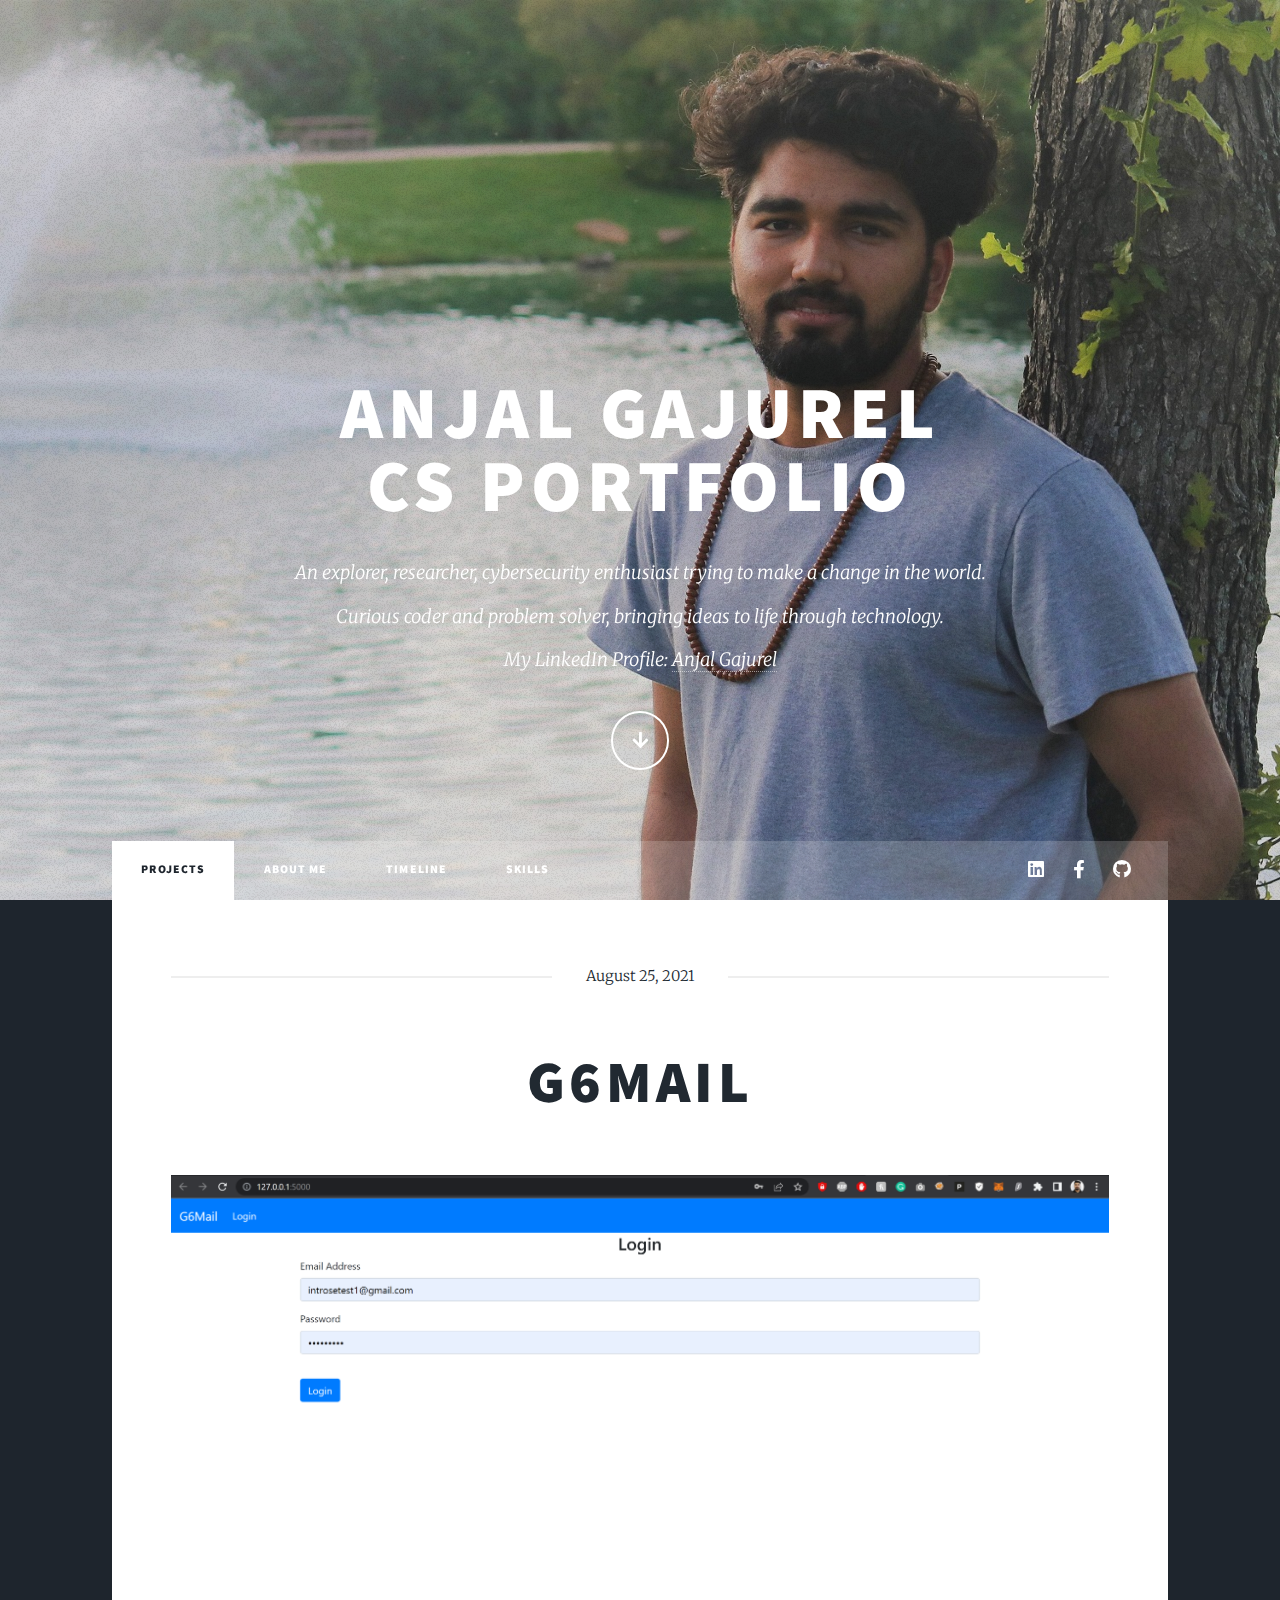
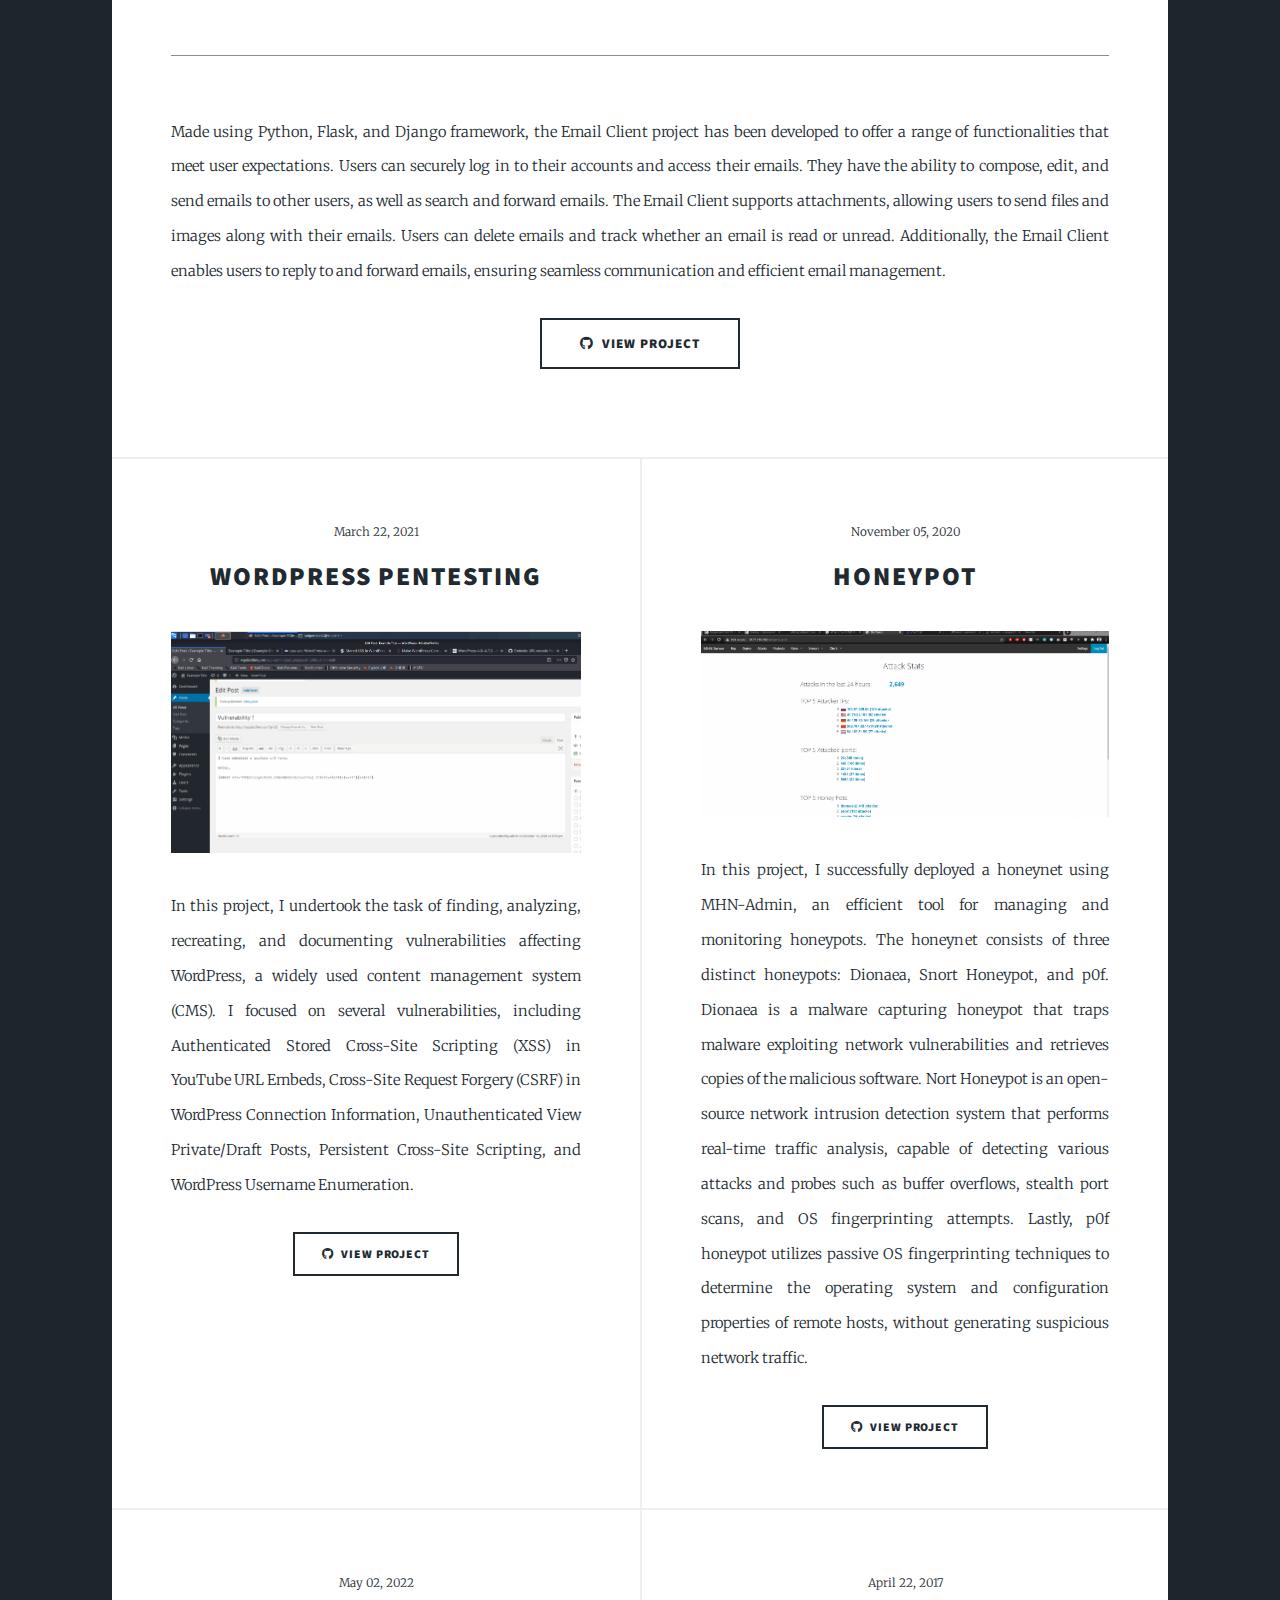
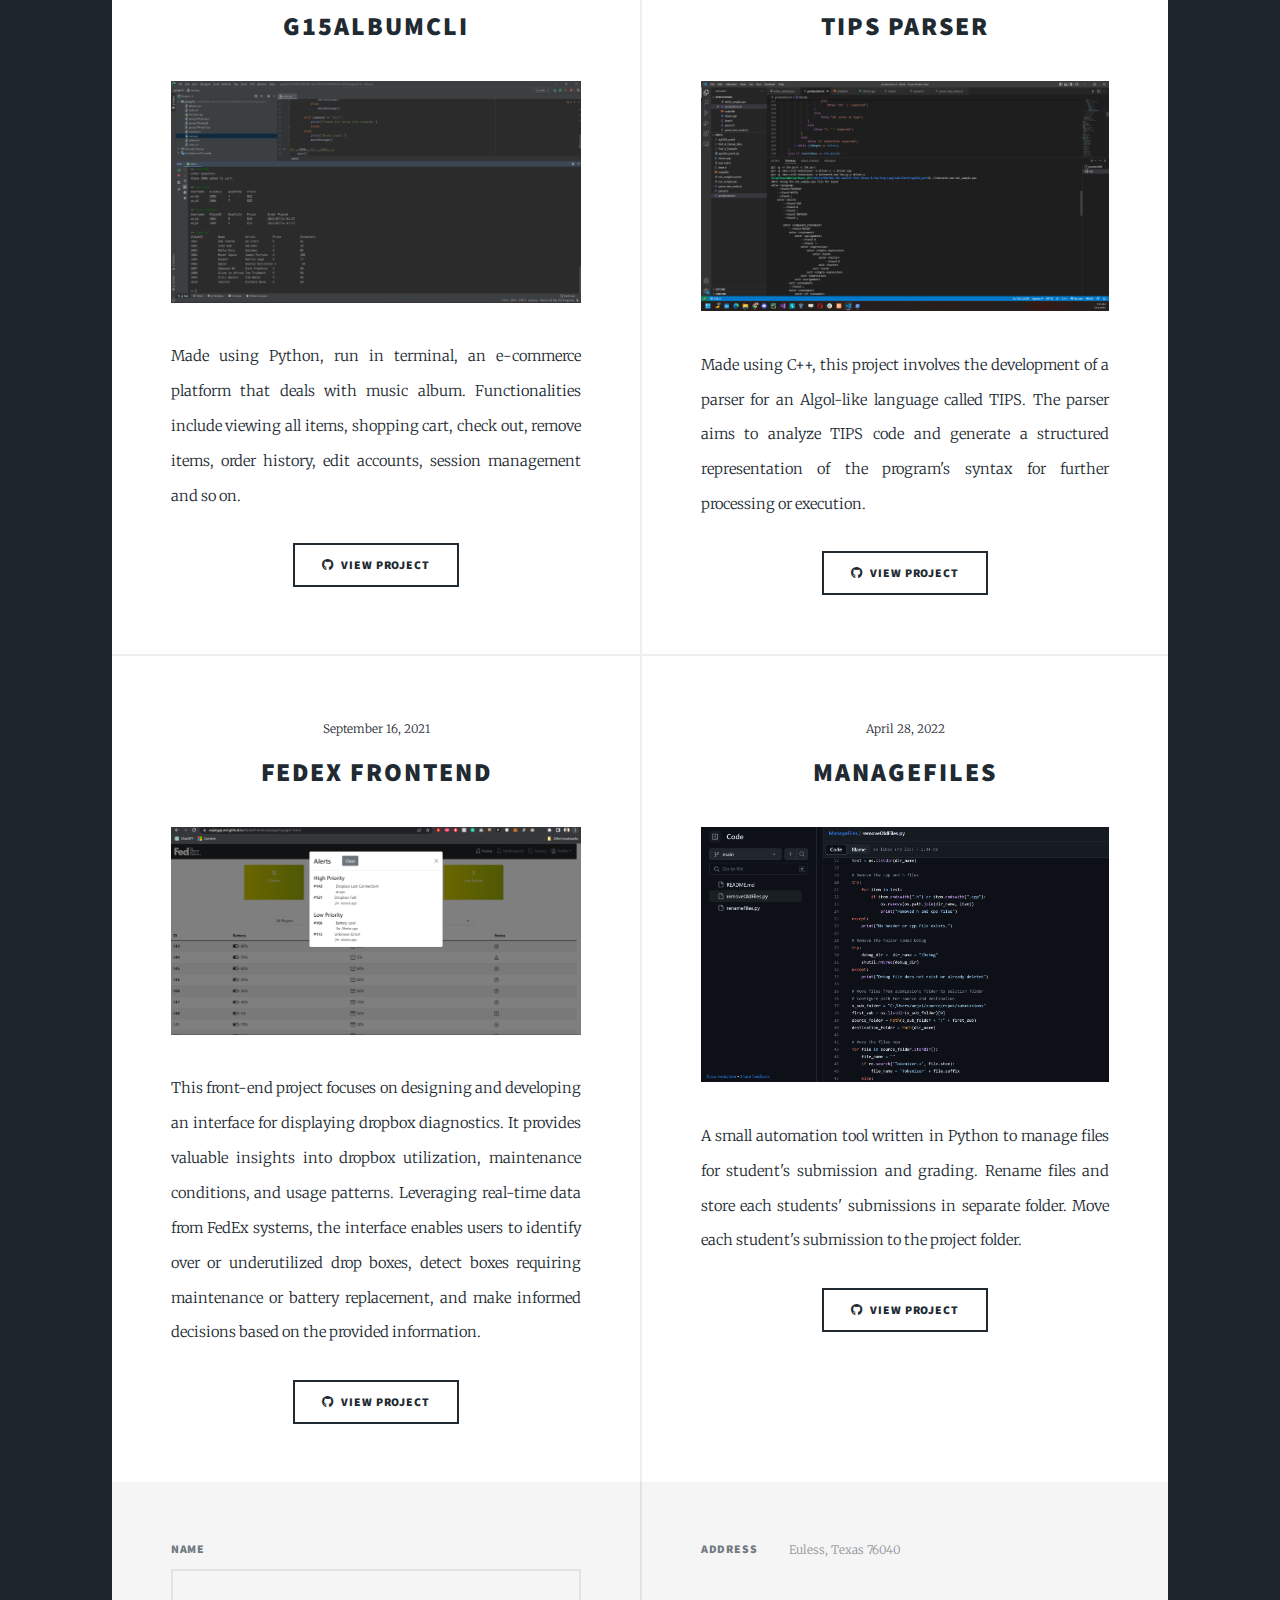
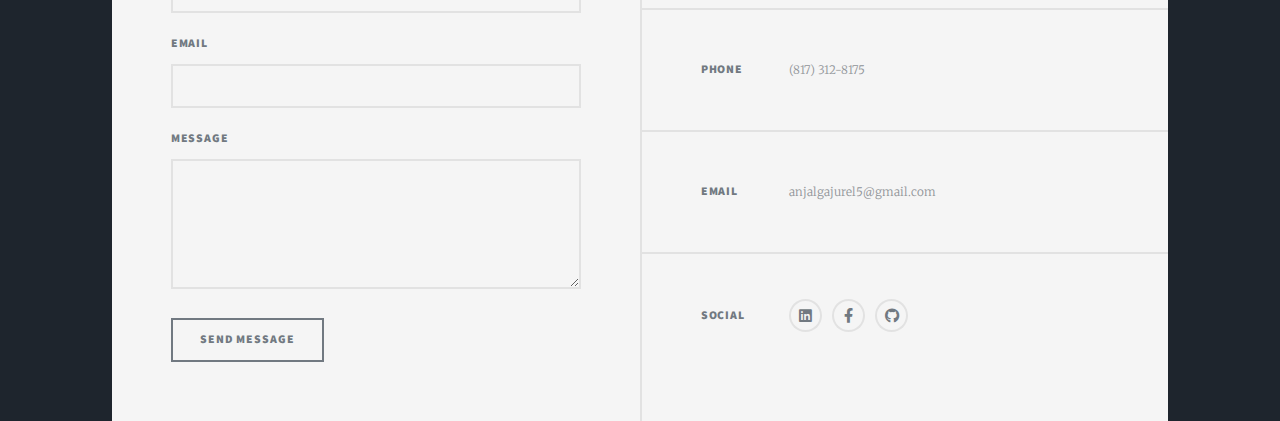
<file: index.html>
<!DOCTYPE HTML>

<html>
	<head>
		<title>Anjal Gajurel</title>
		<meta charset="utf-8" />
		<meta name="viewport" content="width=device-width, initial-scale=1, user-scalable=no" />
		<meta property="og:image" content="images/bg.jpg">
		<link rel="stylesheet" href="assets/css/main.css" />
		<noscript><link rel="stylesheet" href="assets/css/noscript.css" /></noscript>
	</head>
	<body class="is-preload">

		<!-- Wrapper -->
			<div id="wrapper" class="fade-in">

				<!-- Intro -->
					<div id="intro">
						<h1>Anjal Gajurel<br />
						CS Portfolio</h1>
						<p>An explorer, researcher, cybersecurity enthusiast trying to make a change in the world. <br>
							Curious coder and problem solver, bringing ideas to life through technology.</br>
							My LinkedIn Profile: <a href="https://www.linkedin.com/in/anjal-gajurel-031888170/">Anjal Gajurel</a></p>
						<ul class="actions">
							<li><a href="#header" class="button icon solid solo fa-arrow-down scrolly">Continue</a></li>
						</ul>
					</div>

				<!-- Header -->
					<header id="header">
						<a href="index.html" class="logo">Anjal Gajurel</a>
					</header>

				<!-- Nav -->
					<nav id="nav">
						<ul class="links">
							<li class="active"><a href="index.html">Projects</a></li>
							<li><a href="about.html">About Me</a></li>
							<li><a href="experience.html">Timeline</a></li>
							<li><a href="skills.html">Skills</a></li>
						</ul>
						<ul class="icons">
							<li><a href="https://www.linkedin.com/in/anjal-gajurel-031888170/" class="icon brands alt fa-linkedin"><span class="label">LinkedIn</span></a></li>
							<li><a href="https://www.facebook.com/anjalgajurel/" class="icon brands alt fa-facebook-f"><span class="label">Facebook</span></a></li>
							<li><a href="https://github.com/anjalgajurel" class="icon brands alt fa-github"><span class="label">GitHub</span></a></li>
						</ul>
					</nav>

				<!-- Main -->
					<div id="main">

						

						<!-- Featured Post -->
							<article class="post featured">
								<header class="major">
									<span class="date">August 25, 2021</span>
									<h2><a href="https://github.com/Intro-to-SE-Lab-Fall-21/Group-06">G6Mail<br />
									</a></h2>
									
								</header>
								<a href="https://github.com/Intro-to-SE-Lab-Fall-21/Group-06" class="image main"><img src="images/g6mail1.png" alt="" /></a>
								<p>Made using Python, Flask, and Django framework, the Email Client project has been developed to offer a range of functionalities that meet user expectations. Users can securely log in to their accounts and access their emails. They have the ability to compose, edit, and send emails to other users, as well as search and forward emails. The Email Client supports attachments, allowing users to send files and images along with their emails. Users can delete emails and track whether an email is read or unread. Additionally, the Email Client enables users to reply to and forward emails, ensuring seamless communication and efficient email management.
								</p>
								
								<ul class="actions special">
									<li><a href="https://github.com/Intro-to-SE-Lab-Fall-21/Group-06" class="button large icon brands  fa-github">View Project</a></li>
								</ul>
							</article>

						<!-- Posts -->
							<section class="posts">

								<article>
									<header>
										<span class="date">March 22, 2021</span>
										<h2><a href="https://github.com/anjalgajurel/codepath_homework/tree/WordpressVsKali">Wordpress Pentesting<br />
										</a></h2>
									</header>
									<a href="https://github.com/anjalgajurel/codepath_homework/tree/WordpressVsKali" class="image fit"><img src="images/wordpress.gif" alt="" /></a>
									<p>In this project, I undertook the task of finding, analyzing, recreating, and documenting vulnerabilities affecting WordPress, a widely used content management system (CMS). I focused on several vulnerabilities, including Authenticated Stored Cross-Site Scripting (XSS) in YouTube URL Embeds, Cross-Site Request Forgery (CSRF) in WordPress Connection Information, Unauthenticated View Private/Draft Posts, Persistent Cross-Site Scripting, and WordPress Username Enumeration.

									</p>
									<ul class="actions special">
										<li><a href="https://github.com/anjalgajurel/codepath_homework/tree/WordpressVsKali" class="button icon brands  fa-github">View Project</a></li>
									</ul>
								</article>


								<article>
									<header>
										<span class="date">November 05, 2020</span>
										<h2><a href="https://github.com/anjalgajurel/codepath_homework/tree/Honeypot">Honeypot<br />
										</a></h2>
									</header>
									<a href="https://github.com/anjalgajurel/codepath_homework/tree/Honeypot" class="image fit"><img src="images/honeypot.gif" alt="" /></a>
									<p>In this project, I successfully deployed a honeynet using MHN-Admin, an efficient tool for managing and monitoring honeypots. The honeynet consists of three distinct honeypots: Dionaea, Snort Honeypot, and p0f. Dionaea is a malware capturing honeypot that traps malware exploiting network vulnerabilities and retrieves copies of the malicious software. Nort Honeypot is an open-source network intrusion detection system that performs real-time traffic analysis, capable of detecting various attacks and probes such as buffer overflows, stealth port scans, and OS fingerprinting attempts. Lastly, p0f honeypot utilizes passive OS fingerprinting techniques to determine the operating system and configuration properties of remote hosts, without generating suspicious network traffic.

									</p>
									<ul class="actions special">
										<li><a href="https://github.com/anjalgajurel/codepath_homework/tree/Honeypot" class="button icon brands  fa-github">View Project</a></li>
									</ul>
								</article>


								<article>
									<header>
										<span class="date">May 02, 2022</span>
										<h2><a href="https://github.com/anjalgajurel/G15AlbumCLI">G15AlbumCLI<br />
										</a></h2>
									</header>
									<a href="https://github.com/anjalgajurel/G15AlbumCLI" class="image fit"><img src="images/g15cli.png" alt="" /></a>
									<p>Made using Python, run in terminal, an e-commerce platform that deals with music album. Functionalities include viewing all items, shopping cart, check out, remove items, order history, edit accounts, session management and so on.</p>
									<ul class="actions special">
										<li><a href="https://github.com/anjalgajurel/G15AlbumCLI" class="button icon brands  fa-github">View Project</a></li>
									</ul>
								</article>
								<article>
									<header>
										<span class="date">April 22, 2017</span>
										<h2><a href="https://github.com/anjalgajurel/TIPSParser">TIPS Parser<br />
										</a></h2>
									</header>
									<a href="https://github.com/anjalgajurel/TIPSParser" class="image fit"><img src="images/parser.png" alt="" /></a>
									<p>Made using C++, this project involves the development of a parser for an Algol-like language called TIPS. The parser aims to analyze TIPS code and generate a structured representation of the program's syntax for further processing or execution.</p>
									<ul class="actions special">
										<li><a href="https://github.com/anjalgajurel/TIPSParser" class="button icon brands  fa-github">View Project</a></li>
									</ul>
								</article>

								<article>
									<header>
										<span class="date">September 16, 2021</span>
										<h2><a href="https://github.com/anjalgajurel/fedexFrontend">FeDex Frontend<br />
										</a></h2>
									</header>
									<a href="https://github.com/anjalgajurel/fedexFrontend" class="image fit"><img src="images/fedex1.png" alt="" /></a>
									<p>This front-end project focuses on designing and developing an interface for displaying dropbox diagnostics. It provides valuable insights into dropbox utilization, maintenance conditions, and usage patterns. Leveraging real-time data from FedEx systems, the interface enables users to identify over or underutilized drop boxes, detect boxes requiring maintenance or battery replacement, and make informed decisions based on the provided information.</p>
									<ul class="actions special">
										<li><a href="https://github.com/anjalgajurel/fedexFrontend" class="button icon brands  fa-github">View Project</a></li>
									</ul>
								</article>

								<article>
									<header>
										<span class="date">April 28, 2022</span>
										<h2><a href="https://github.com/anjalgajurel/ManageFiles">ManageFiles<br />
										</a></h2>
									</header>
									<a href="https://github.com/anjalgajurel/ManageFiles" class="image fit"><img src="images/manageFiles.png" alt="" /></a>
									<p>A small automation tool written in Python to manage files for student's submission and grading. Rename files and store each students' submissions in separate folder. Move each student's submission to the project folder.

									</p>
									<ul class="actions special">
										<li><a href="https://github.com/anjalgajurel/ManageFiles" class="button icon brands  fa-github">View Project</a></li>
									</ul>
								</article>

								
							</section>

						<!-- Footer
							<footer>
								<div class="pagination">
									<a href="#" class="previous">Prev</a>
									<a href="#" class="page active">1</a>
									<a href="#" class="page">2</a>
									<a href="#" class="page">3</a>
									<span class="extra">&hellip;</span>
									<a href="#" class="page">8</a>
									<a href="#" class="page">9</a>
									<a href="#" class="page">10</a>
									<a href="#" class="next">Next</a>
								</div>
							</footer>
						-->

					</div>

				<!-- Footer -->
					<footer id="footer">
						<section>
							<form method="POST" action="https://formspree.io/f/mnqwkylq">
								<div class="fields">
									<div class="field">
										<label for="name">Name</label>
										<input type="text" name="name" id="name" />
									</div>
									<div class="field">
										<label for="email">Email</label>
										<input type="text" name="email" id="email" />
									</div>
									<div class="field">
										<label for="message">Message</label>
										<textarea name="message" id="message" rows="3"></textarea>
									</div>
								</div>
								<ul class="actions">
									<li><input type="submit" value="Send Message" /></li>
								</ul>
							</form>
						</section>
						<section class="split contact">
							<section class="alt">
								<h3>Address</h3>
								<p>Euless, Texas 76040</p>
							</section>
							<section>
								<h3>Phone</h3>
								<p>(817) 312-8175</p>
							</section>
							<section>
								<h3>Email</h3>
								<p>anjalgajurel5@gmail.com</p>
							</section>
							<section>
								<h3>Social</h3>
								<ul class="icons alt">
									<li><a href="https://www.linkedin.com/in/anjal-gajurel-031888170/" class="icon brands alt fa-linkedin"><span class="label">LinkedIn</span></a></li>
									<li><a href="https://www.facebook.com/anjalgajurel/" class="icon brands alt fa-facebook-f"><span class="label">Facebook</span></a></li>
									<li><a href="https://github.com/anjalgajurel" class="icon brands alt fa-github"><span class="label">GitHub</span></a></li>
								</ul>
							</section>
						</section>
					</footer>



			</div>

		<!-- Scripts -->
			<script src="assets/js/jquery.min.js"></script>
			<script src="assets/js/jquery.scrollex.min.js"></script>
			<script src="assets/js/jquery.scrolly.min.js"></script>
			<script src="assets/js/browser.min.js"></script>
			<script src="assets/js/breakpoints.min.js"></script>
			<script src="assets/js/util.js"></script>
			<script src="assets/js/main.js"></script>

	</body>
</html>
</file>
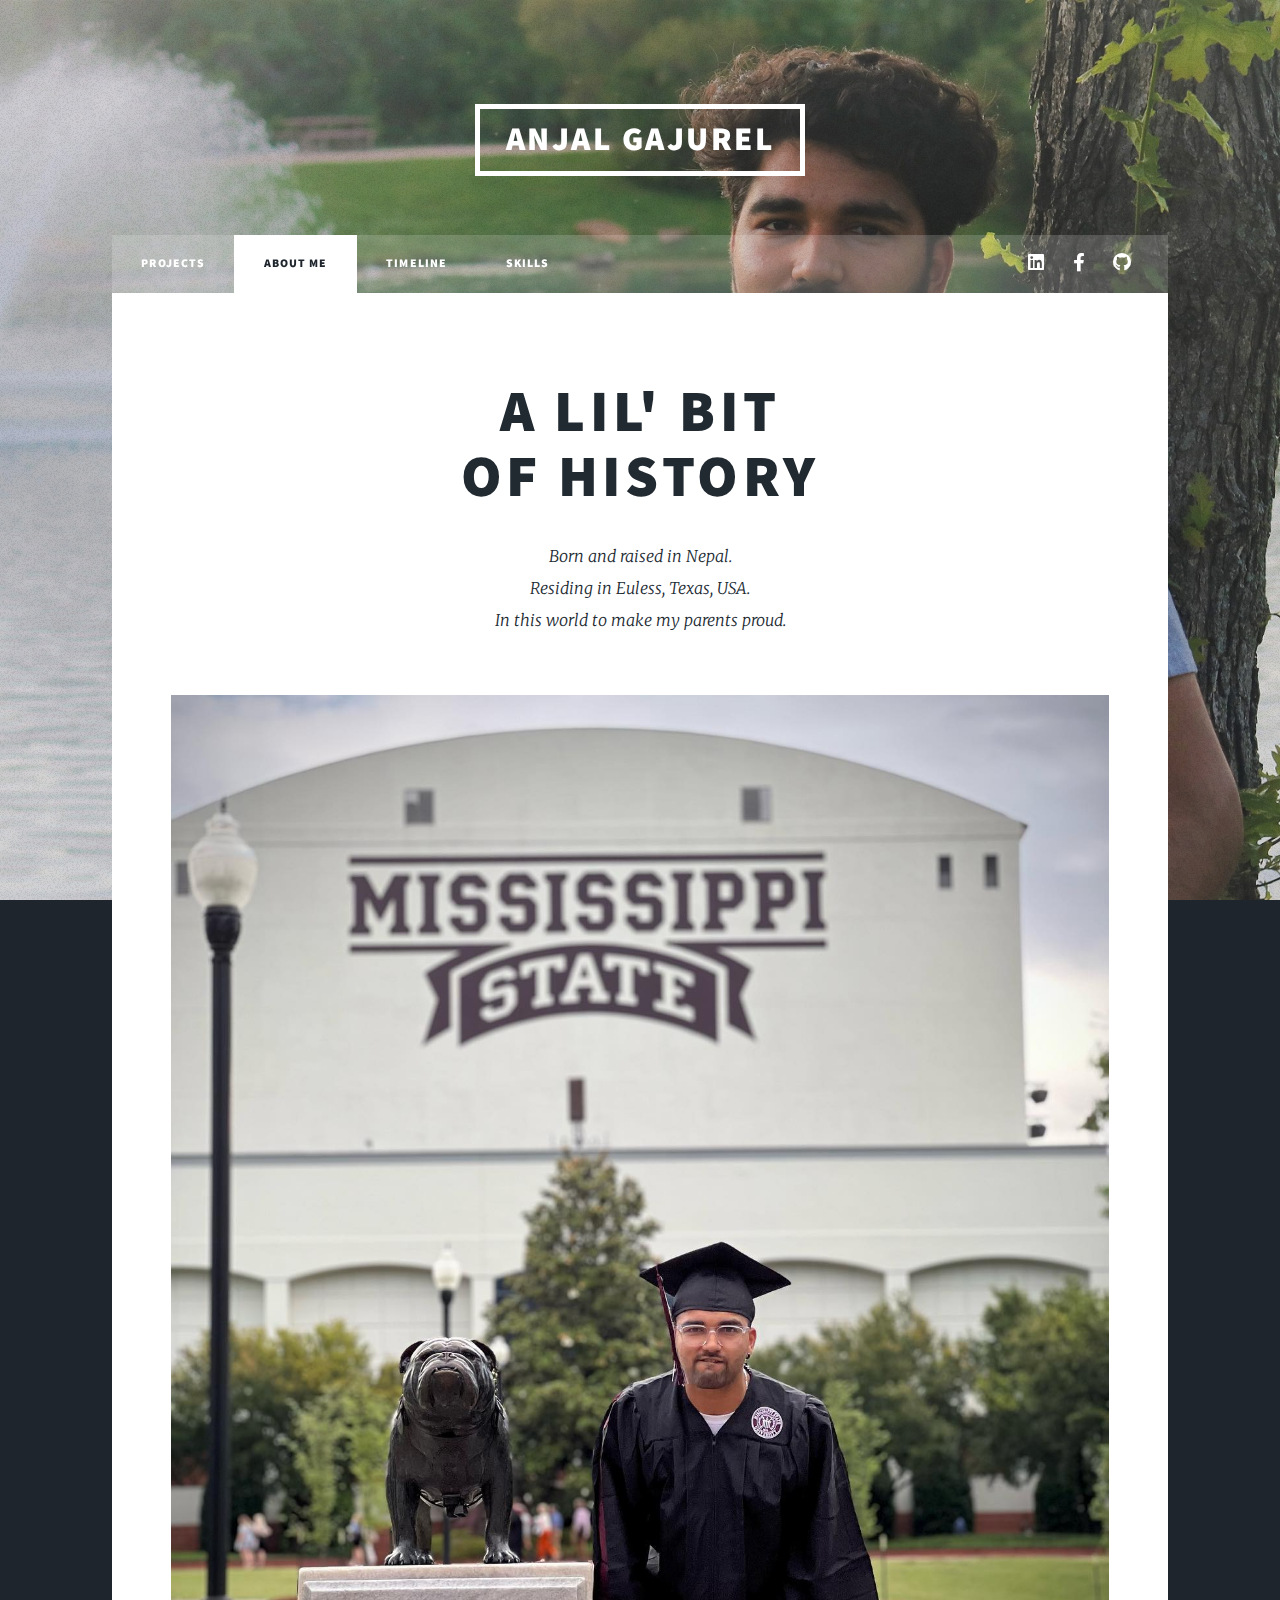
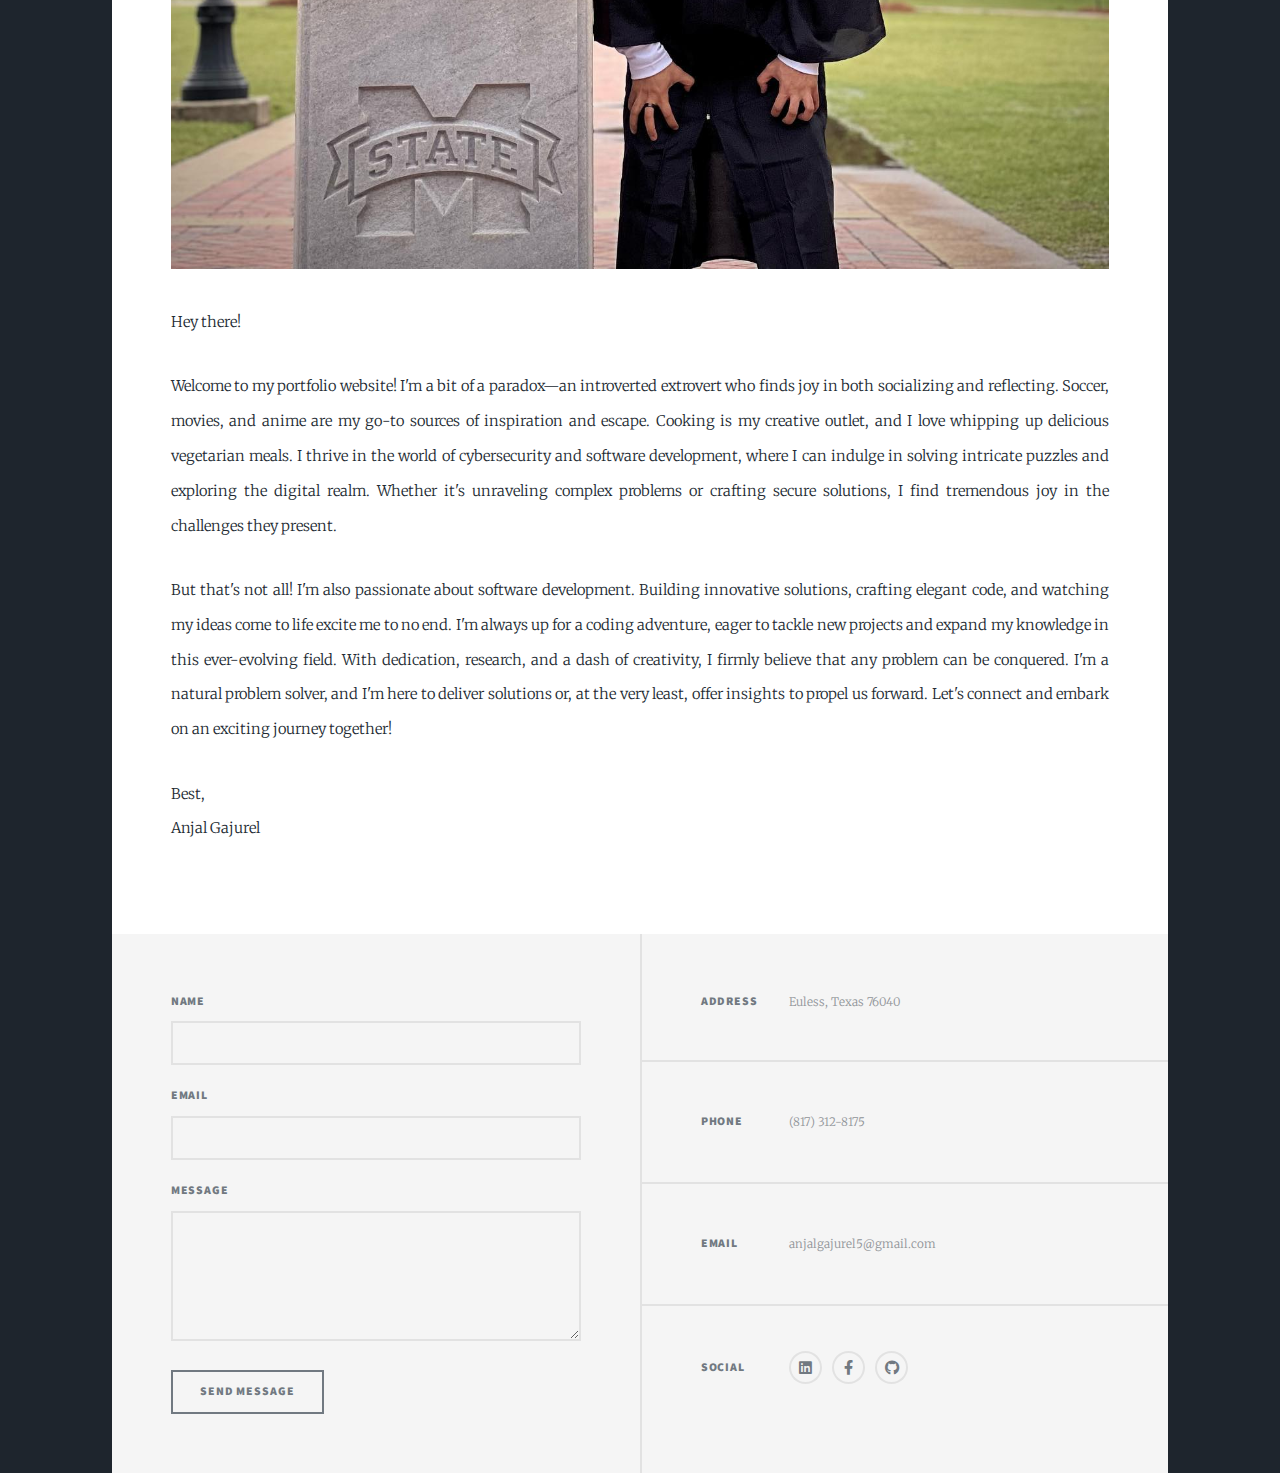
<file: about.html>
<!DOCTYPE HTML>
<html>
	<head>
		<title>Anjal Gajurel</title>
		<meta charset="utf-8" />
		<meta name="viewport" content="width=device-width, initial-scale=1, user-scalable=no" />
		<link rel="stylesheet" href="assets/css/main.css" />
		<noscript><link rel="stylesheet" href="assets/css/noscript.css" /></noscript>
	</head>
	<body class="is-preload">

		<!-- Wrapper -->
			<div id="wrapper">

				<!-- Header -->
					<header id="header">
						<a href="index.html" class="logo">Anjal Gajurel</a>
					</header>

				<!-- Nav -->
					<nav id="nav">
						<ul class="links">
							<li><a href="index.html">Projects</a></li>
							<li class="active"><a href="about.html">About Me</a></li>
							<li><a href="experience.html">Timeline</a></li>
							<li><a href="skills.html">Skills</a></li>
						</ul>
						<ul class="icons">
							<li><a href="https://www.linkedin.com/in/anjal-gajurel-031888170/" class="icon brands alt fa-linkedin"><span class="label">LinkedIn</span></a></li>
							<li><a href="https://www.facebook.com/anjalgajurel/" class="icon brands alt fa-facebook-f"><span class="label">Facebook</span></a></li>
							<li><a href="https://github.com/anjalgajurel" class="icon brands alt fa-github"><span class="label">GitHub</span></a></li>
						</ul>
					</nav>

				<!-- Main -->
					<div id="main">

						<!-- Post -->
							<section class="post">
								<header class="major">
									
									<h1>A lil' bit<br />
									of History</h1>
									<p>Born and raised in Nepal.<br />
									Residing in Euless, Texas, USA.<br />
									In this world to make my parents proud.</p>
								</header>
								<div class="image fit"><img src="images/me.jpg"/></div>
<!--								<p>Hey there!<br>
									<br>
									Welcome to my portfolio website! I'm excited to give you a glimpse into my world and share what makes me tick. So, here's the scoop, including a touch of cybersecurity and software development:<br>
									<br>
									I'm a bit of a paradox—I consider myself an introverted extrovert. Being with friends and family brings me immense joy, but I also value my alone time to recharge and reflect. It's all about finding that perfect balance.<br>
									<br>
									Now, let's dive into my passions. Soccer is not just a game for me—it's a way of life. I'll never stop playing, and you'll often find me chasing that ball with all my heart. When I'm not on the field, I'm an avid consumer of movies, TV series, and anime. They transport me to different worlds and provide a much-needed escape. Plus, I take immense pleasure in whipping up delicious vegetarian meals in the kitchen. Cooking is my creative outlet.
									<p>
									Sports, in general, hold a special place in my heart. But if you're up for a challenge, let's battle it out on FIFA. I bet I can give you a run for your money. Ready to prove me wrong? Bring it on!
									</p>
									<p>
									Nature has a way of rejuvenating my soul, and I find solace in hiking through scenic trails. And what's life without music? Lately, I've been captivated by the enchanting melodies of classical and jazz. They ignite my imagination and fuel my creativity.
									</p><p>
									Now, let's talk about my passion for cybersecurity and software development. I find tremendous joy in solving intricate puzzles and exploring the digital realm. Capture the flag challenges are my thing—I immerse myself in research, embrace trial and error, and harness my intuition to unravel complex problems. I love the rush of discovering vulnerabilities and crafting secure solutions.
									</p><p>
									But that's not all! Software development is another avenue where I thrive. I enjoy building innovative solutions, crafting elegant code, and watching my ideas come to life. I'm always up for a coding adventure, eager to tackle new projects and expand my knowledge in this ever-evolving field.
									</p><p>
									When it comes to challenges, I don't believe in the concept of "hard." With dedication, research, and a dash of creativity, I firmly believe that any problem can be conquered. I'm a natural problem solver, and I'm here to deliver solutions or, at the very least, offer insights to propel us forward.
									</p><p>
									So, if you're ready to embark on an exciting journey together, let's connect! We'll tackle obstacles head-on, create remarkable things, and push the boundaries of what's possible. Thank you for visiting my portfolio website, and I can't wait to connect with you!
									</p><p>
									Best, <br>
									Anjal Gajurel</p>
-->
									<p>Hey there!</p>
									<p>Welcome to my portfolio website! I'm a bit of a paradox—an introverted extrovert who finds joy in both socializing and reflecting. Soccer, movies, and anime are my go-to sources of inspiration and escape. Cooking is my creative outlet, and I love whipping up delicious vegetarian meals. I thrive in the world of cybersecurity and software development, where I can indulge in solving intricate puzzles and exploring the digital realm. Whether it's unraveling complex problems or crafting secure solutions, I find tremendous joy in the challenges they present.</p>
									<p>But that's not all! I'm also passionate about software development. Building innovative solutions, crafting elegant code, and watching my ideas come to life excite me to no end. I'm always up for a coding adventure, eager to tackle new projects and expand my knowledge in this ever-evolving field. With dedication, research, and a dash of creativity, I firmly believe that any problem can be conquered. I'm a natural problem solver, and I'm here to deliver solutions or, at the very least, offer insights to propel us forward. Let's connect and embark on an exciting journey together!</p>
									<p>Best,<br>
									Anjal Gajurel</p>

								</section>

					</div>

					<footer id="footer">
						<section>
							<form method="post" action="https://formspree.io/f/mnqwkylq">
								<div class="fields">
									<div class="field">
										<label for="name">Name</label>
										<input type="text" name="name" id="name" />
									</div>
									<div class="field">
										<label for="email">Email</label>
										<input type="text" name="email" id="email" />
									</div>
									<div class="field">
										<label for="message">Message</label>
										<textarea name="message" id="message" rows="3"></textarea>
									</div>
								</div>
								<ul class="actions">
									<li><input type="submit" value="Send Message" /></li>
								</ul>
							</form>
						</section>
						<section class="split contact">
							<section class="alt">
								<h3>Address</h3>
								<p>Euless, Texas 76040</p>
							</section>
							<section>
								<h3>Phone</h3>
								<p>(817) 312-8175</p>
							</section>
							<section>
								<h3>Email</h3>
								<p>anjalgajurel5@gmail.com</p>
							</section>
							<section>
								<h3>Social</h3>
								<ul class="icons alt">
									<li><a href="https://www.linkedin.com/in/anjal-gajurel-031888170/" class="icon brands alt fa-linkedin"><span class="label">LinkedIn</span></a></li>
									<li><a href="https://www.facebook.com/anjalgajurel/" class="icon brands alt fa-facebook-f"><span class="label">Facebook</span></a></li>
									<li><a href="https://github.com/anjalgajurel" class="icon brands alt fa-github"><span class="label">GitHub</span></a></li>
								</ul>
							</section>
						</section>
					</footer>

			</div>

		<!-- Scripts -->
			<script src="assets/js/jquery.min.js"></script>
			<script src="assets/js/jquery.scrollex.min.js"></script>
			<script src="assets/js/jquery.scrolly.min.js"></script>
			<script src="assets/js/browser.min.js"></script>
			<script src="assets/js/breakpoints.min.js"></script>
			<script src="assets/js/util.js"></script>
			<script src="assets/js/main.js"></script>

	</body>
</html>
</file>
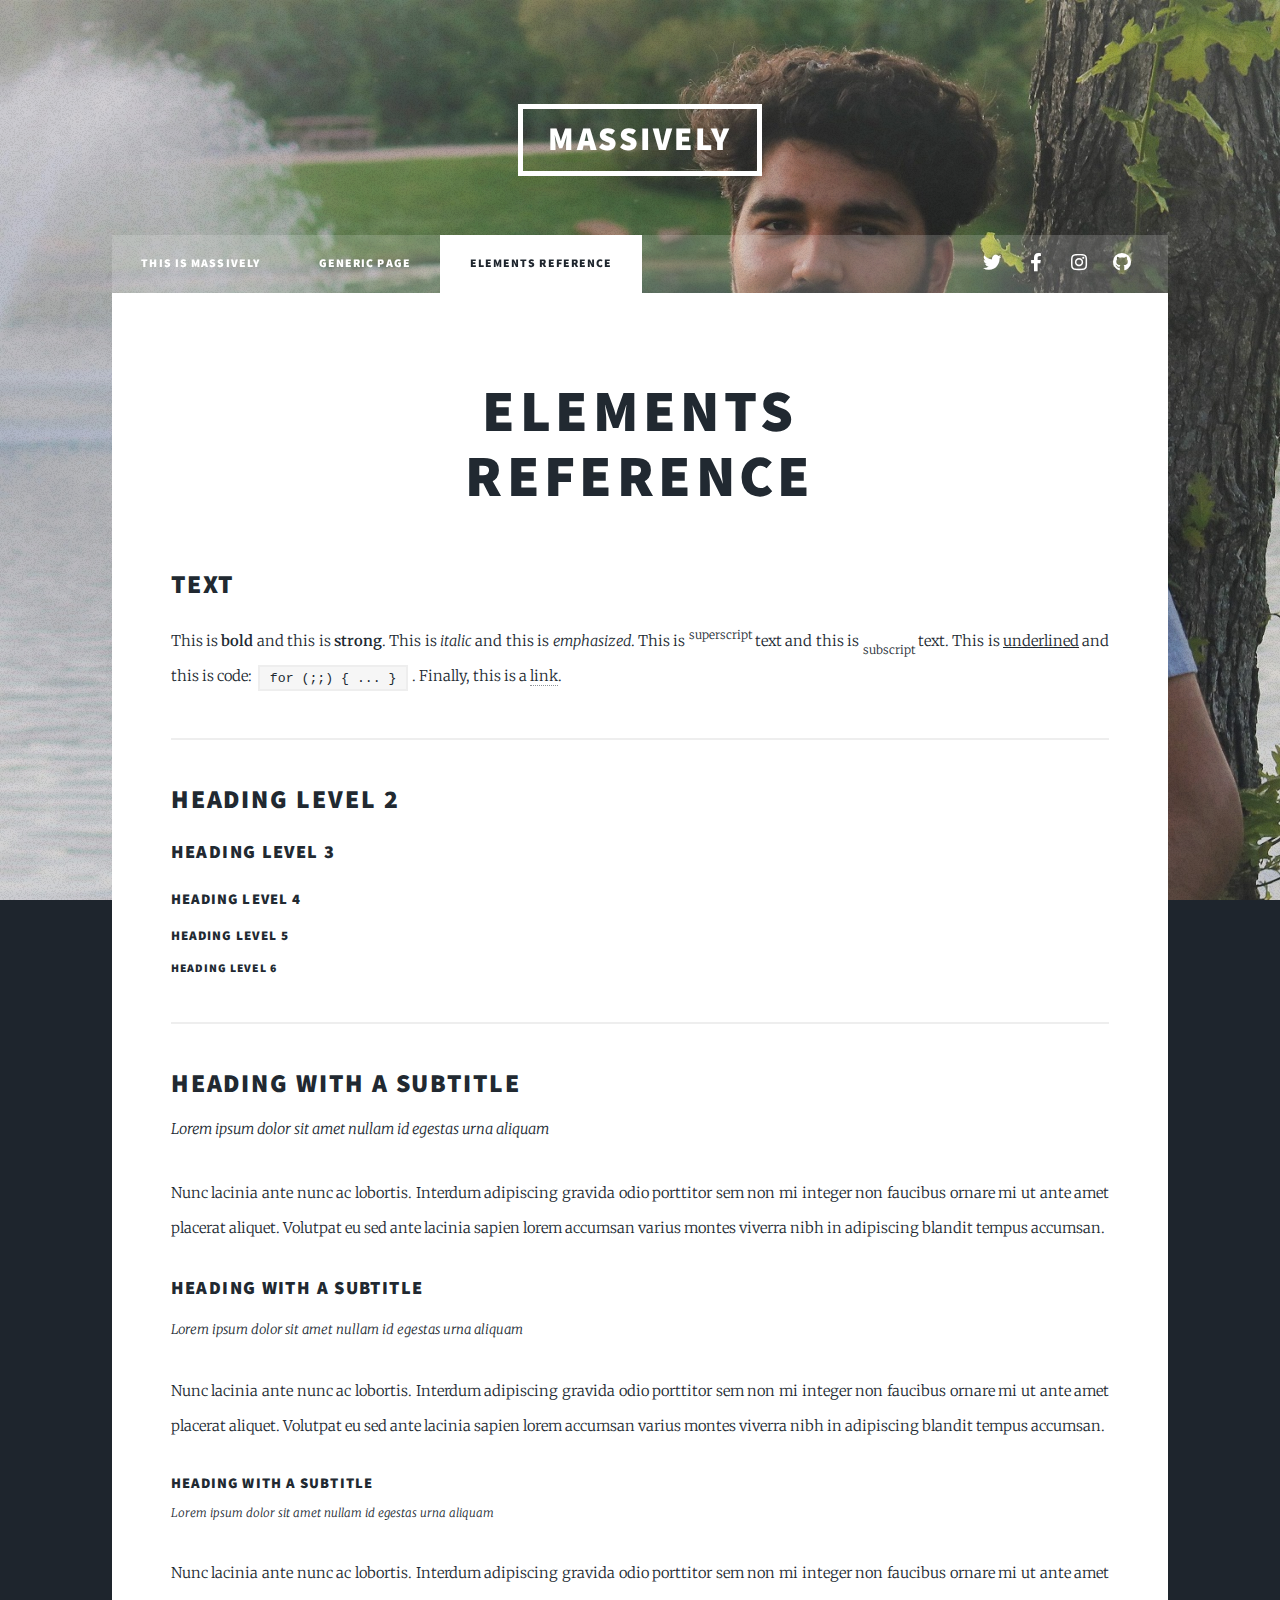
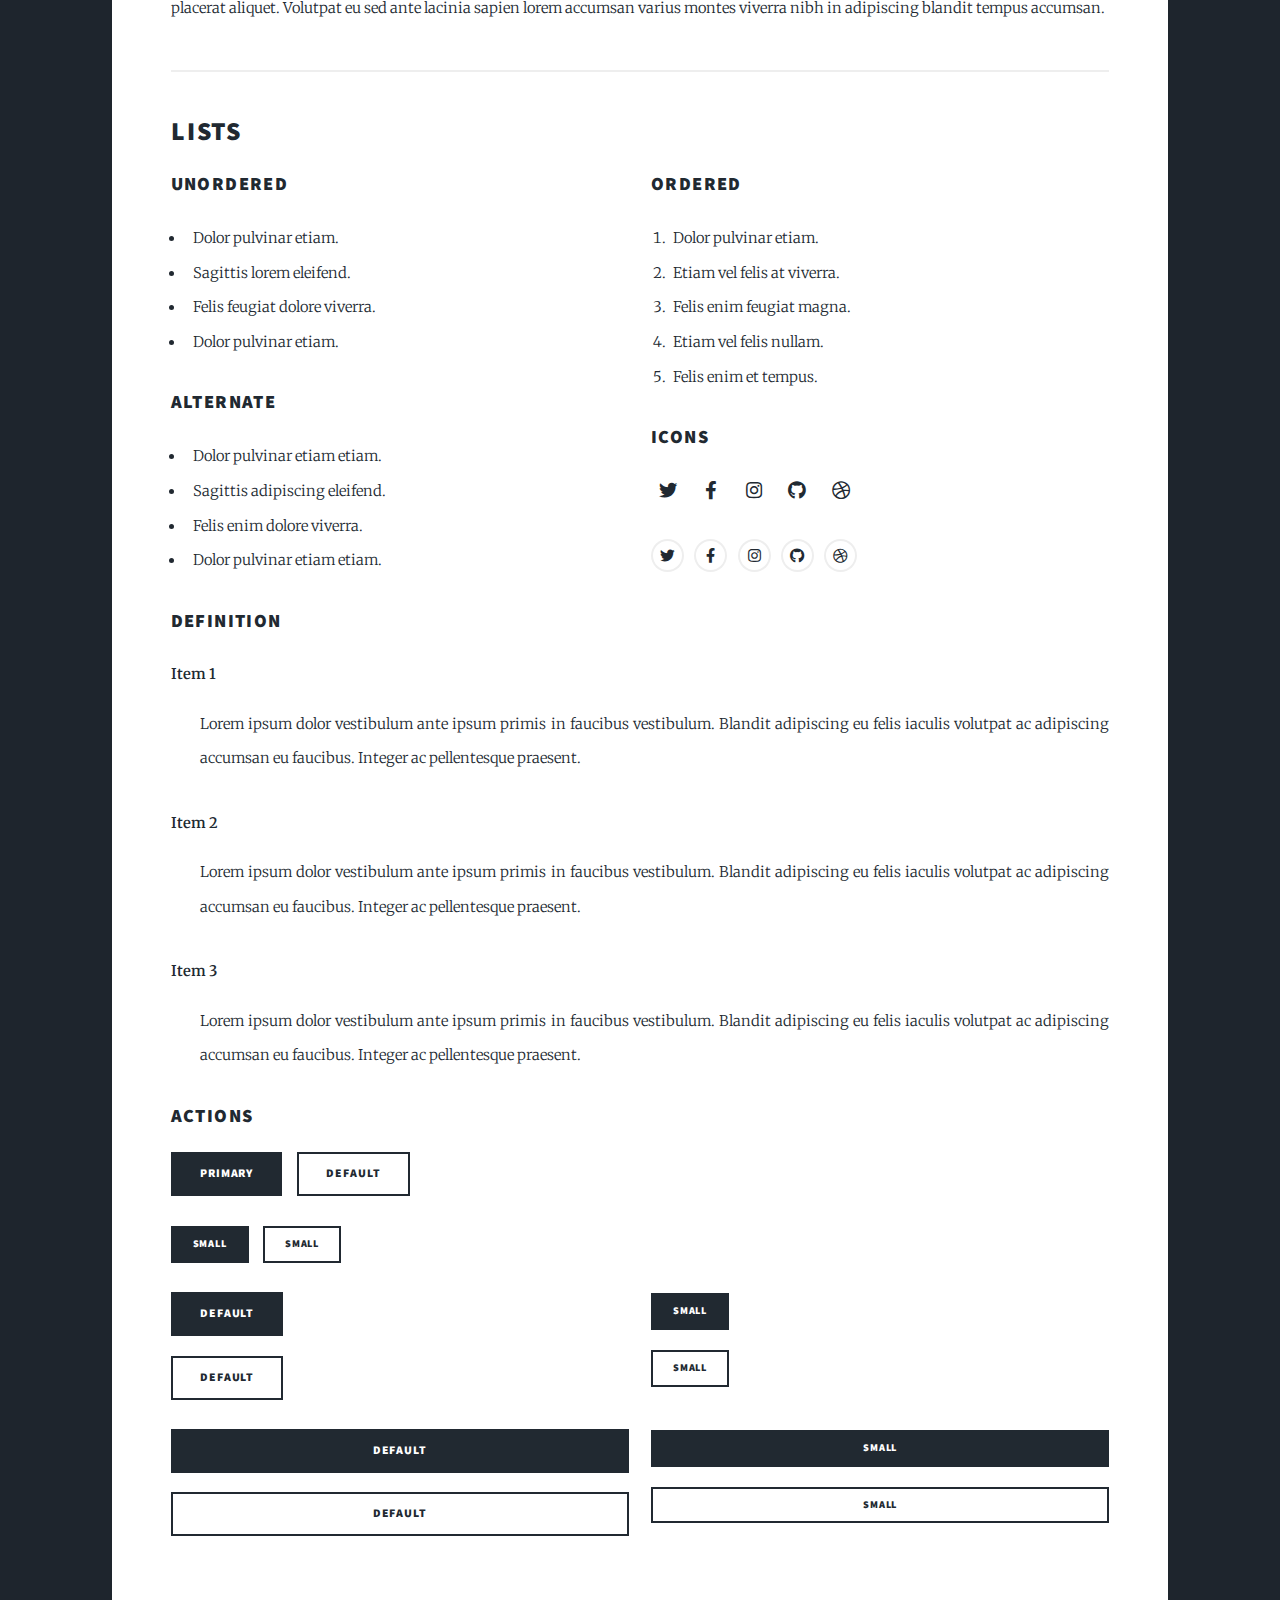
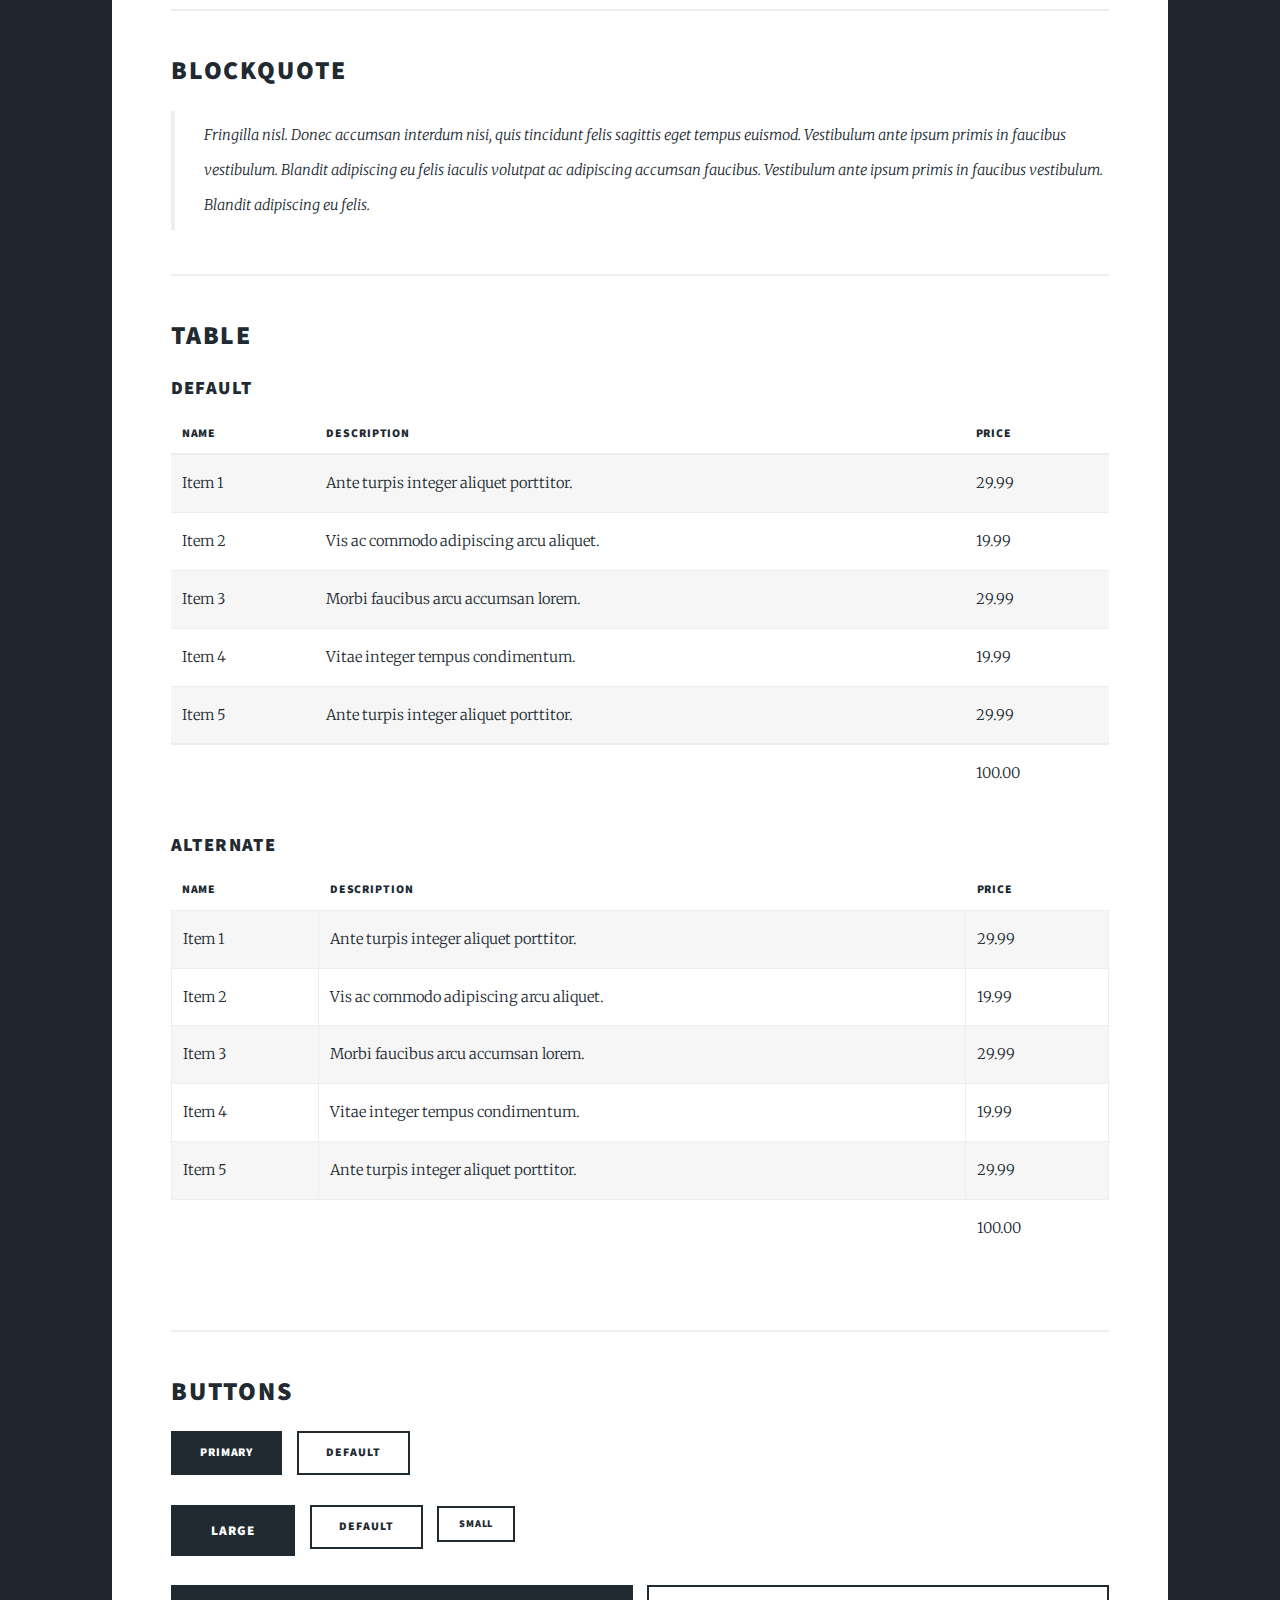
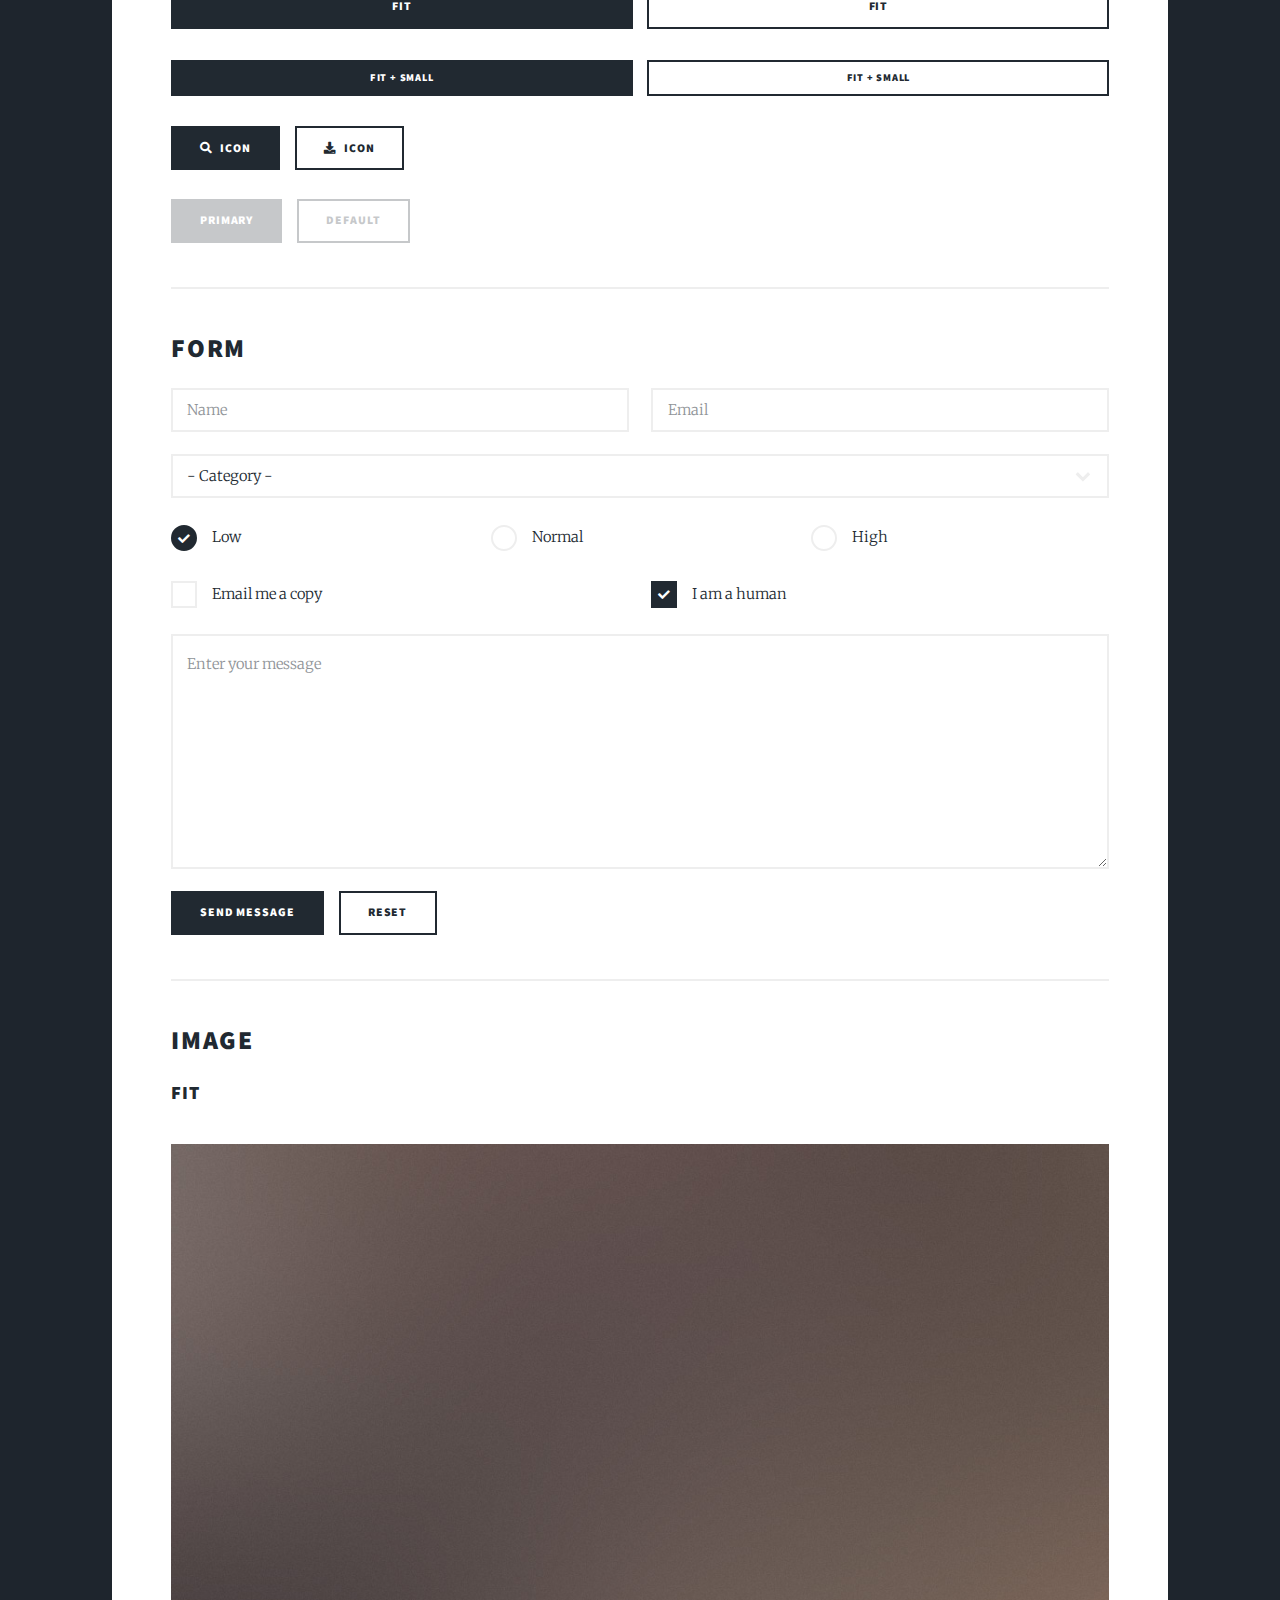
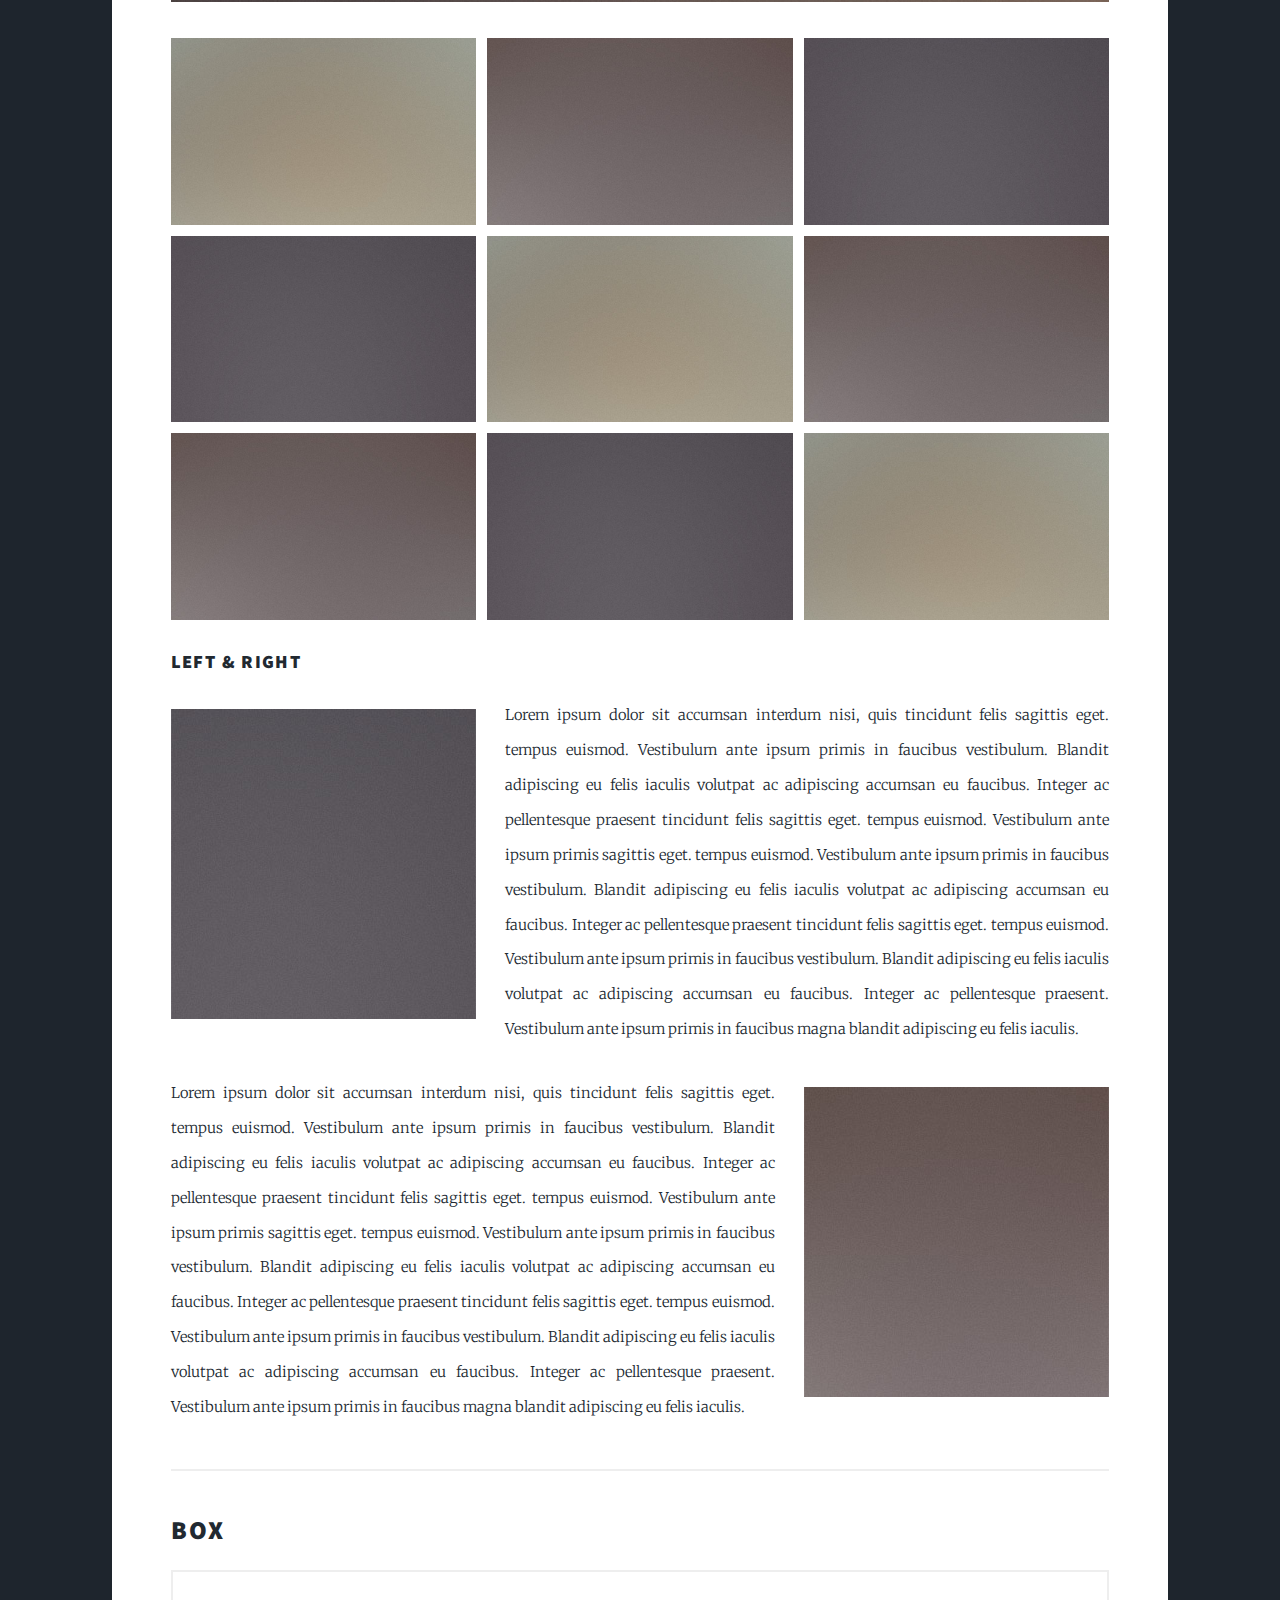
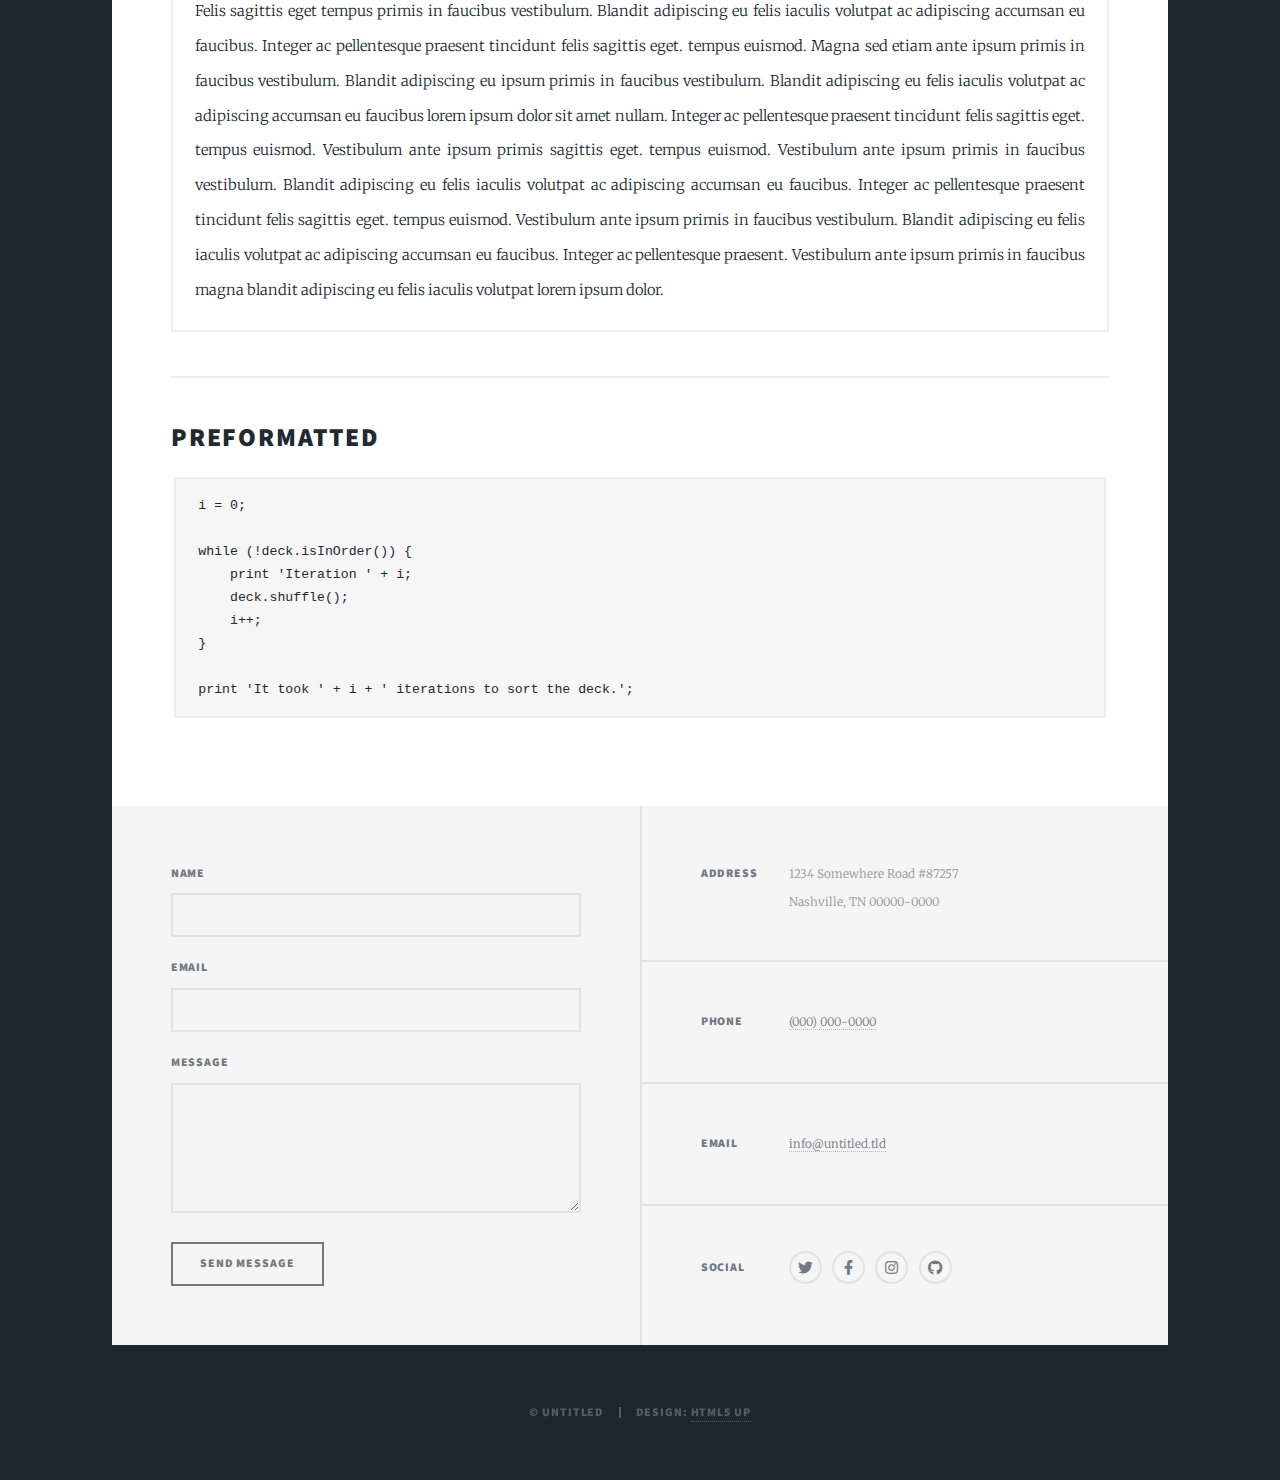
<file: elements.html>
<!DOCTYPE HTML>
<!--
	Massively by HTML5 UP
	html5up.net | @ajlkn
	Free for personal and commercial use under the CCA 3.0 license (html5up.net/license)
-->
<html>
	<head>
		<title>Elements Reference - Massively by HTML5 UP</title>
		<meta charset="utf-8" />
		<meta name="viewport" content="width=device-width, initial-scale=1, user-scalable=no" />
		<link rel="stylesheet" href="assets/css/main.css" />
		<noscript><link rel="stylesheet" href="assets/css/noscript.css" /></noscript>
	</head>
	<body class="is-preload">

		<!-- Wrapper -->
			<div id="wrapper">

				<!-- Header -->
					<header id="header">
						<a href="index.html" class="logo">Massively</a>
					</header>

				<!-- Nav -->
					<nav id="nav">
						<ul class="links">
							<li><a href="index.html">This is Massively</a></li>
							<li><a href="generic.html">Generic Page</a></li>
							<li class="active"><a href="elements.html">Elements Reference</a></li>
						</ul>
						<ul class="icons">
							<li><a href="#" class="icon brands fa-twitter"><span class="label">Twitter</span></a></li>
							<li><a href="#" class="icon brands fa-facebook-f"><span class="label">Facebook</span></a></li>
							<li><a href="#" class="icon brands fa-instagram"><span class="label">Instagram</span></a></li>
							<li><a href="#" class="icon brands fa-github"><span class="label">GitHub</span></a></li>
						</ul>
					</nav>

				<!-- Main -->
					<div id="main">

						<!-- Post -->
							<section class="post">
								<header class="major">
									<h1>Elements<br />
									Reference</h1>
								</header>

								<!-- Text stuff -->
									<h2>Text</h2>
									<p>This is <b>bold</b> and this is <strong>strong</strong>. This is <i>italic</i> and this is <em>emphasized</em>.
									This is <sup>superscript</sup> text and this is <sub>subscript</sub> text.
									This is <u>underlined</u> and this is code: <code>for (;;) { ... }</code>.
									Finally, this is a <a href="#">link</a>.</p>
									<hr />
									<h2>Heading Level 2</h2>
									<h3>Heading Level 3</h3>
									<h4>Heading Level 4</h4>
									<h5>Heading Level 5</h5>
									<h6>Heading Level 6</h6>
									<hr />
									<header>
										<h2>Heading with a Subtitle</h2>
										<p>Lorem ipsum dolor sit amet nullam id egestas urna aliquam</p>
									</header>
									<p>Nunc lacinia ante nunc ac lobortis. Interdum adipiscing gravida odio porttitor sem non mi integer non faucibus ornare mi ut ante amet placerat aliquet. Volutpat eu sed ante lacinia sapien lorem accumsan varius montes viverra nibh in adipiscing blandit tempus accumsan.</p>
									<header>
										<h3>Heading with a Subtitle</h3>
										<p>Lorem ipsum dolor sit amet nullam id egestas urna aliquam</p>
									</header>
									<p>Nunc lacinia ante nunc ac lobortis. Interdum adipiscing gravida odio porttitor sem non mi integer non faucibus ornare mi ut ante amet placerat aliquet. Volutpat eu sed ante lacinia sapien lorem accumsan varius montes viverra nibh in adipiscing blandit tempus accumsan.</p>
									<header>
										<h4>Heading with a Subtitle</h4>
										<p>Lorem ipsum dolor sit amet nullam id egestas urna aliquam</p>
									</header>
									<p>Nunc lacinia ante nunc ac lobortis. Interdum adipiscing gravida odio porttitor sem non mi integer non faucibus ornare mi ut ante amet placerat aliquet. Volutpat eu sed ante lacinia sapien lorem accumsan varius montes viverra nibh in adipiscing blandit tempus accumsan.</p>

									<hr />

								<!-- Lists -->
									<h2>Lists</h2>
									<div class="row">
										<div class="col-6 col-12-small">

											<h3>Unordered</h3>
											<ul>
												<li>Dolor pulvinar etiam.</li>
												<li>Sagittis lorem eleifend.</li>
												<li>Felis feugiat dolore viverra.</li>
												<li>Dolor pulvinar etiam.</li>
											</ul>

											<h3>Alternate</h3>
											<ul class="alt">
												<li>Dolor pulvinar etiam etiam.</li>
												<li>Sagittis adipiscing eleifend.</li>
												<li>Felis enim dolore viverra.</li>
												<li>Dolor pulvinar etiam etiam.</li>
											</ul>

										</div>
										<div class="col-6 col-12-small">

											<h3>Ordered</h3>
											<ol>
												<li>Dolor pulvinar etiam.</li>
												<li>Etiam vel felis at viverra.</li>
												<li>Felis enim feugiat magna.</li>
												<li>Etiam vel felis nullam.</li>
												<li>Felis enim et tempus.</li>
											</ol>

											<h3>Icons</h3>
											<ul class="icons">
												<li><a href="#" class="icon brands fa-twitter"><span class="label">Twitter</span></a></li>
												<li><a href="#" class="icon brands fa-facebook-f"><span class="label">Facebook</span></a></li>
												<li><a href="#" class="icon brands fa-instagram"><span class="label">Instagram</span></a></li>
												<li><a href="#" class="icon brands fa-github"><span class="label">Github</span></a></li>
												<li><a href="#" class="icon brands fa-dribbble"><span class="label">Dribbble</span></a></li>
											</ul>
											<ul class="icons alt">
												<li><a href="#" class="icon brands alt fa-twitter"><span class="label">Twitter</span></a></li>
												<li><a href="#" class="icon brands alt fa-facebook-f"><span class="label">Facebook</span></a></li>
												<li><a href="#" class="icon brands alt fa-instagram"><span class="label">Instagram</span></a></li>
												<li><a href="#" class="icon brands alt fa-github"><span class="label">Github</span></a></li>
												<li><a href="#" class="icon brands alt fa-dribbble"><span class="label">Dribbble</span></a></li>
											</ul>

										</div>
									</div>
									<h3>Definition</h3>
									<dl>
										<dt>Item 1</dt>
										<dd>
											<p>Lorem ipsum dolor vestibulum ante ipsum primis in faucibus vestibulum. Blandit adipiscing eu felis iaculis volutpat ac adipiscing accumsan eu faucibus. Integer ac pellentesque praesent.</p>
										</dd>
										<dt>Item 2</dt>
										<dd>
											<p>Lorem ipsum dolor vestibulum ante ipsum primis in faucibus vestibulum. Blandit adipiscing eu felis iaculis volutpat ac adipiscing accumsan eu faucibus. Integer ac pellentesque praesent.</p>
										</dd>
										<dt>Item 3</dt>
										<dd>
											<p>Lorem ipsum dolor vestibulum ante ipsum primis in faucibus vestibulum. Blandit adipiscing eu felis iaculis volutpat ac adipiscing accumsan eu faucibus. Integer ac pellentesque praesent.</p>
										</dd>
									</dl>

									<h3>Actions</h3>
									<ul class="actions">
										<li><a href="#" class="button primary">Primary</a></li>
										<li><a href="#" class="button">Default</a></li>
									</ul>
									<ul class="actions small">
										<li><a href="#" class="button primary small">Small</a></li>
										<li><a href="#" class="button small">Small</a></li>
									</ul>
									<div class="row">
										<div class="col-6 col-12-small">
											<ul class="actions stacked">
												<li><a href="#" class="button primary">Default</a></li>
												<li><a href="#" class="button">Default</a></li>
											</ul>
										</div>
										<div class="col-6 col-12-small">
											<ul class="actions stacked">
												<li><a href="#" class="button primary small">Small</a></li>
												<li><a href="#" class="button small">Small</a></li>
											</ul>
										</div>
									</div>
									<div class="row">
										<div class="col-6 col-12-small">
											<ul class="actions stacked">
												<li><a href="#" class="button primary fit">Default</a></li>
												<li><a href="#" class="button fit">Default</a></li>
											</ul>
										</div>
										<div class="col-6 col-12-small">
											<ul class="actions stacked">
												<li><a href="#" class="button primary small fit">Small</a></li>
												<li><a href="#" class="button small fit">Small</a></li>
											</ul>
										</div>
									</div>

									<hr />

								<!-- Blockquote -->
									<h2>Blockquote</h2>
									<blockquote>Fringilla nisl. Donec accumsan interdum nisi, quis tincidunt felis sagittis eget tempus euismod. Vestibulum ante ipsum primis in faucibus vestibulum. Blandit adipiscing eu felis iaculis volutpat ac adipiscing accumsan faucibus. Vestibulum ante ipsum primis in faucibus vestibulum. Blandit adipiscing eu felis.</blockquote>

									<hr />

								<!-- Table -->
									<h2>Table</h2>

									<h3>Default</h3>
									<div class="table-wrapper">
										<table>
											<thead>
												<tr>
													<th>Name</th>
													<th>Description</th>
													<th>Price</th>
												</tr>
											</thead>
											<tbody>
												<tr>
													<td>Item 1</td>
													<td>Ante turpis integer aliquet porttitor.</td>
													<td>29.99</td>
												</tr>
												<tr>
													<td>Item 2</td>
													<td>Vis ac commodo adipiscing arcu aliquet.</td>
													<td>19.99</td>
												</tr>
												<tr>
													<td>Item 3</td>
													<td> Morbi faucibus arcu accumsan lorem.</td>
													<td>29.99</td>
												</tr>
												<tr>
													<td>Item 4</td>
													<td>Vitae integer tempus condimentum.</td>
													<td>19.99</td>
												</tr>
												<tr>
													<td>Item 5</td>
													<td>Ante turpis integer aliquet porttitor.</td>
													<td>29.99</td>
												</tr>
											</tbody>
											<tfoot>
												<tr>
													<td colspan="2"></td>
													<td>100.00</td>
												</tr>
											</tfoot>
										</table>
									</div>

									<h3>Alternate</h3>
									<div class="table-wrapper">
										<table class="alt">
											<thead>
												<tr>
													<th>Name</th>
													<th>Description</th>
													<th>Price</th>
												</tr>
											</thead>
											<tbody>
												<tr>
													<td>Item 1</td>
													<td>Ante turpis integer aliquet porttitor.</td>
													<td>29.99</td>
												</tr>
												<tr>
													<td>Item 2</td>
													<td>Vis ac commodo adipiscing arcu aliquet.</td>
													<td>19.99</td>
												</tr>
												<tr>
													<td>Item 3</td>
													<td> Morbi faucibus arcu accumsan lorem.</td>
													<td>29.99</td>
												</tr>
												<tr>
													<td>Item 4</td>
													<td>Vitae integer tempus condimentum.</td>
													<td>19.99</td>
												</tr>
												<tr>
													<td>Item 5</td>
													<td>Ante turpis integer aliquet porttitor.</td>
													<td>29.99</td>
												</tr>
											</tbody>
											<tfoot>
												<tr>
													<td colspan="2"></td>
													<td>100.00</td>
												</tr>
											</tfoot>
										</table>
									</div>

									<hr />

								<!-- Buttons -->
									<h2>Buttons</h2>
									<ul class="actions">
										<li><a href="#" class="button primary">Primary</a></li>
										<li><a href="#" class="button">Default</a></li>
									</ul>
									<ul class="actions">
										<li><a href="#" class="button primary large">Large</a></li>
										<li><a href="#" class="button">Default</a></li>
										<li><a href="#" class="button small">Small</a></li>
									</ul>
									<ul class="actions fit">
										<li><a href="#" class="button primary fit">Fit</a></li>
										<li><a href="#" class="button fit">Fit</a></li>
									</ul>
									<ul class="actions fit small">
										<li><a href="#" class="button primary fit small">Fit + Small</a></li>
										<li><a href="#" class="button fit small">Fit + Small</a></li>
									</ul>
									<ul class="actions">
										<li><a href="#" class="button primary icon solid fa-search">Icon</a></li>
										<li><a href="#" class="button icon solid fa-download">Icon</a></li>
									</ul>
									<ul class="actions">
										<li><span class="button primary disabled">Primary</span></li>
										<li><span class="button disabled">Default</span></li>
									</ul>

									<hr />

								<!-- Form -->
									<h2>Form</h2>

									<form method="post" action="#">
										<div class="row gtr-uniform">
											<div class="col-6 col-12-xsmall">
												<input type="text" name="demo-name" id="demo-name" value="" placeholder="Name" />
											</div>
											<div class="col-6 col-12-xsmall">
												<input type="email" name="demo-email" id="demo-email" value="" placeholder="Email" />
											</div>
											<!-- Break -->
											<div class="col-12">
												<select name="demo-category" id="demo-category">
													<option value="">- Category -</option>
													<option value="1">Manufacturing</option>
													<option value="1">Shipping</option>
													<option value="1">Administration</option>
													<option value="1">Human Resources</option>
												</select>
											</div>
											<!-- Break -->
											<div class="col-4 col-12-small">
												<input type="radio" id="demo-priority-low" name="demo-priority" checked>
												<label for="demo-priority-low">Low</label>
											</div>
											<div class="col-4 col-12-small">
												<input type="radio" id="demo-priority-normal" name="demo-priority">
												<label for="demo-priority-normal">Normal</label>
											</div>
											<div class="col-4 col-12-small">
												<input type="radio" id="demo-priority-high" name="demo-priority">
												<label for="demo-priority-high">High</label>
											</div>
											<!-- Break -->
											<div class="col-6 col-12-small">
												<input type="checkbox" id="demo-copy" name="demo-copy">
												<label for="demo-copy">Email me a copy</label>
											</div>
											<div class="col-6 col-12-small">
												<input type="checkbox" id="demo-human" name="demo-human" checked>
												<label for="demo-human">I am a human</label>
											</div>
											<!-- Break -->
											<div class="col-12">
												<textarea name="demo-message" id="demo-message" placeholder="Enter your message" rows="6"></textarea>
											</div>
											<!-- Break -->
											<div class="col-12">
												<ul class="actions">
													<li><input type="submit" value="Send Message" class="primary" /></li>
													<li><input type="reset" value="Reset" /></li>
												</ul>
											</div>
										</div>
									</form>

									<hr />

								<!-- Image -->
									<h2>Image</h2>

									<h3>Fit</h3>
									<span class="image fit"><img src="images/pic01.jpg" alt="" /></span>
									<div class="box alt">
										<div class="row gtr-50 gtr-uniform">
											<div class="col-4"><span class="image fit"><img src="images/pic02.jpg" alt="" /></span></div>
											<div class="col-4"><span class="image fit"><img src="images/pic03.jpg" alt="" /></span></div>
											<div class="col-4"><span class="image fit"><img src="images/pic04.jpg" alt="" /></span></div>
											<!-- Break -->
											<div class="col-4"><span class="image fit"><img src="images/pic04.jpg" alt="" /></span></div>
											<div class="col-4"><span class="image fit"><img src="images/pic02.jpg" alt="" /></span></div>
											<div class="col-4"><span class="image fit"><img src="images/pic03.jpg" alt="" /></span></div>
											<!-- Break -->
											<div class="col-4"><span class="image fit"><img src="images/pic03.jpg" alt="" /></span></div>
											<div class="col-4"><span class="image fit"><img src="images/pic04.jpg" alt="" /></span></div>
											<div class="col-4"><span class="image fit"><img src="images/pic02.jpg" alt="" /></span></div>
										</div>
									</div>

									<h3>Left &amp; Right</h3>
									<p><span class="image left"><img src="images/pic08.jpg" alt="" /></span>Lorem ipsum dolor sit accumsan interdum nisi, quis tincidunt felis sagittis eget. tempus euismod. Vestibulum ante ipsum primis in faucibus vestibulum. Blandit adipiscing eu felis iaculis volutpat ac adipiscing accumsan eu faucibus. Integer ac pellentesque praesent tincidunt felis sagittis eget. tempus euismod. Vestibulum ante ipsum primis sagittis eget. tempus euismod. Vestibulum ante ipsum primis in faucibus vestibulum. Blandit adipiscing eu felis iaculis volutpat ac adipiscing accumsan eu faucibus. Integer ac pellentesque praesent tincidunt felis sagittis eget. tempus euismod. Vestibulum ante ipsum primis in faucibus vestibulum. Blandit adipiscing eu felis iaculis volutpat ac adipiscing accumsan eu faucibus. Integer ac pellentesque praesent. Vestibulum ante ipsum primis in faucibus magna blandit adipiscing eu felis iaculis.</p>
									<p><span class="image right"><img src="images/pic09.jpg" alt="" /></span>Lorem ipsum dolor sit accumsan interdum nisi, quis tincidunt felis sagittis eget. tempus euismod. Vestibulum ante ipsum primis in faucibus vestibulum. Blandit adipiscing eu felis iaculis volutpat ac adipiscing accumsan eu faucibus. Integer ac pellentesque praesent tincidunt felis sagittis eget. tempus euismod. Vestibulum ante ipsum primis sagittis eget. tempus euismod. Vestibulum ante ipsum primis in faucibus vestibulum. Blandit adipiscing eu felis iaculis volutpat ac adipiscing accumsan eu faucibus. Integer ac pellentesque praesent tincidunt felis sagittis eget. tempus euismod. Vestibulum ante ipsum primis in faucibus vestibulum. Blandit adipiscing eu felis iaculis volutpat ac adipiscing accumsan eu faucibus. Integer ac pellentesque praesent. Vestibulum ante ipsum primis in faucibus magna blandit adipiscing eu felis iaculis.</p>

									<hr />

								<!-- Box -->
									<h2>Box</h2>
									<div class="box">
										<p>Felis sagittis eget tempus primis in faucibus vestibulum. Blandit adipiscing eu felis iaculis volutpat ac adipiscing accumsan eu faucibus. Integer ac pellentesque praesent tincidunt felis sagittis eget. tempus euismod. Magna sed etiam ante ipsum primis in faucibus vestibulum. Blandit adipiscing eu ipsum primis in faucibus vestibulum. Blandit adipiscing eu felis iaculis volutpat ac adipiscing accumsan eu faucibus lorem ipsum dolor sit amet nullam. Integer ac pellentesque praesent tincidunt felis sagittis eget. tempus euismod. Vestibulum ante ipsum primis sagittis eget. tempus euismod. Vestibulum ante ipsum primis in faucibus vestibulum. Blandit adipiscing eu felis iaculis volutpat ac adipiscing accumsan eu faucibus. Integer ac pellentesque praesent tincidunt felis sagittis eget. tempus euismod. Vestibulum ante ipsum primis in faucibus vestibulum. Blandit adipiscing eu felis iaculis volutpat ac adipiscing accumsan eu faucibus. Integer ac pellentesque praesent. Vestibulum ante ipsum primis in faucibus magna blandit adipiscing eu felis iaculis volutpat lorem ipsum dolor.</p>
									</div>

									<hr />

								<!-- Preformatted Code -->
									<h2>Preformatted</h2>
									<pre><code>i = 0;

while (!deck.isInOrder()) {
    print 'Iteration ' + i;
    deck.shuffle();
    i++;
}

print 'It took ' + i + ' iterations to sort the deck.';
</code></pre>

							</section>

					</div>

				<!-- Footer -->
					<footer id="footer">
						<section>
							<form method="post" action="#">
								<div class="fields">
									<div class="field">
										<label for="name">Name</label>
										<input type="text" name="name" id="name" />
									</div>
									<div class="field">
										<label for="email">Email</label>
										<input type="text" name="email" id="email" />
									</div>
									<div class="field">
										<label for="message">Message</label>
										<textarea name="message" id="message" rows="3"></textarea>
									</div>
								</div>
								<ul class="actions">
									<li><input type="submit" value="Send Message" /></li>
								</ul>
							</form>
						</section>
						<section class="split contact">
							<section class="alt">
								<h3>Address</h3>
								<p>1234 Somewhere Road #87257<br />
								Nashville, TN 00000-0000</p>
							</section>
							<section>
								<h3>Phone</h3>
								<p><a href="#">(000) 000-0000</a></p>
							</section>
							<section>
								<h3>Email</h3>
								<p><a href="#">info@untitled.tld</a></p>
							</section>
							<section>
								<h3>Social</h3>
								<ul class="icons alt">
									<li><a href="#" class="icon brands alt fa-twitter"><span class="label">Twitter</span></a></li>
									<li><a href="#" class="icon brands alt fa-facebook-f"><span class="label">Facebook</span></a></li>
									<li><a href="#" class="icon brands alt fa-instagram"><span class="label">Instagram</span></a></li>
									<li><a href="#" class="icon brands alt fa-github"><span class="label">GitHub</span></a></li>
								</ul>
							</section>
						</section>
					</footer>

				<!-- Copyright -->
					<div id="copyright">
						<ul><li>&copy; Untitled</li><li>Design: <a href="https://html5up.net">HTML5 UP</a></li></ul>
					</div>

			</div>

		<!-- Scripts -->
			<script src="assets/js/jquery.min.js"></script>
			<script src="assets/js/jquery.scrollex.min.js"></script>
			<script src="assets/js/jquery.scrolly.min.js"></script>
			<script src="assets/js/browser.min.js"></script>
			<script src="assets/js/breakpoints.min.js"></script>
			<script src="assets/js/util.js"></script>
			<script src="assets/js/main.js"></script>

	</body>
</html>
</file>
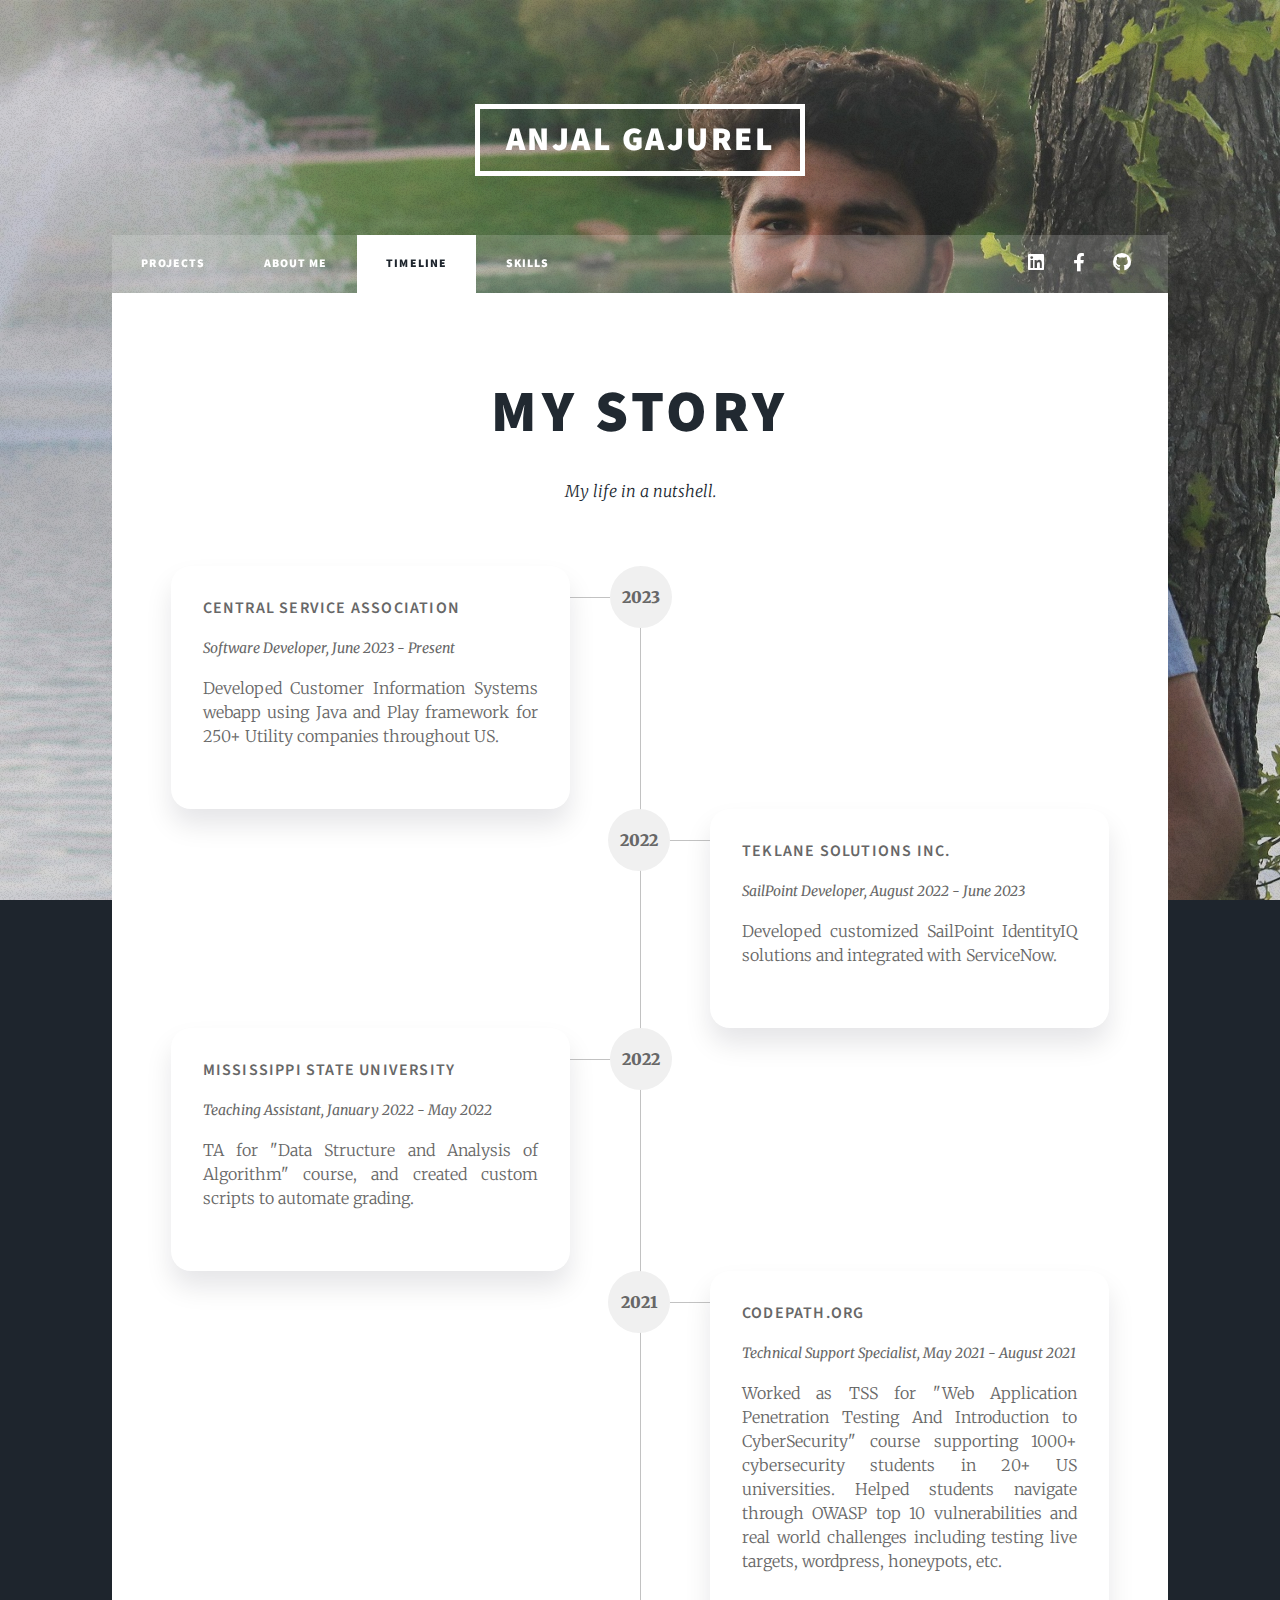
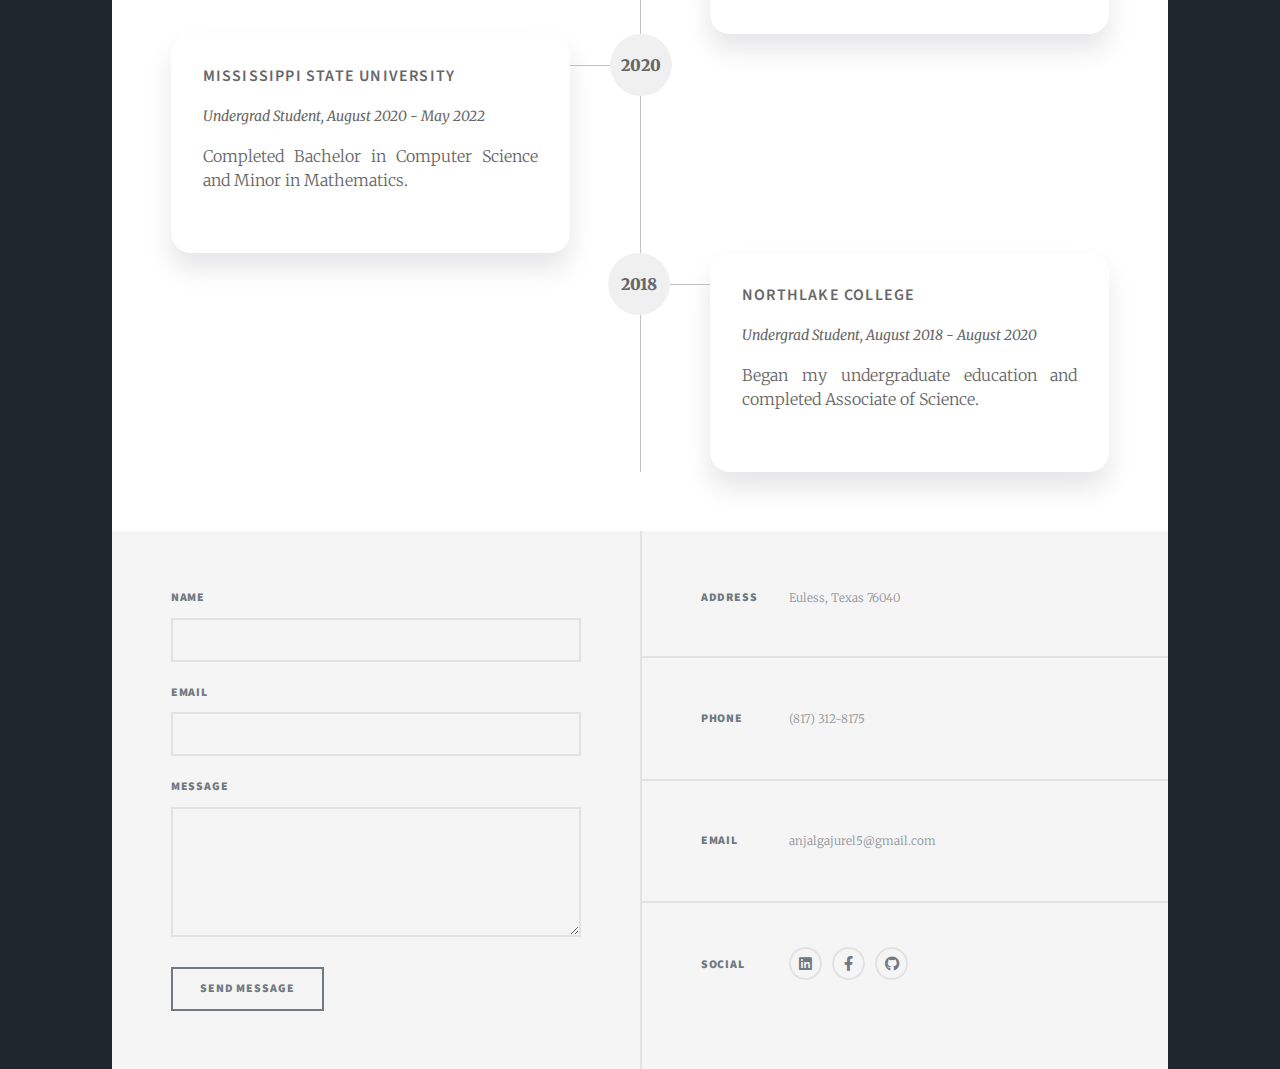
<file: experience.html>
<!DOCTYPE HTML>
<html>
	<head>
		<title>Anjal Gajurel</title>
		<meta charset="utf-8" />
		<meta name="viewport" content="width=device-width, initial-scale=1, user-scalable=no" />
		<link rel="stylesheet" href="assets/css/main.css" />
        <link rel="stylesheet" href="assets/css/exp.css">
		<noscript><link rel="stylesheet" href="assets/css/noscript.css" /></noscript>
	</head>
	<body class="is-preload">

		<!-- Wrapper -->
			<div id="wrapper">

				<!-- Header -->
					<header id="header">
						<a href="index.html" class="logo">Anjal Gajurel</a>
					</header>

				<!-- Nav -->
					<nav id="nav">
						<ul class="links">
							<li><a href="index.html">Projects</a></li>
							<li><a href="about.html">About Me</a></li>
                            <li class="active"><a href="experience.html">Timeline</a></li>
                            <li><a href="skills.html">Skills</a></li>
						</ul>
						<ul class="icons">
							<li><a href="https://www.linkedin.com/in/anjal-gajurel-031888170/" class="icon brands alt fa-linkedin"><span class="label">LinkedIn</span></a></li>
							<li><a href="https://www.facebook.com/anjalgajurel/" class="icon brands alt fa-facebook-f"><span class="label">Facebook</span></a></li>
							<li><a href="https://github.com/anjalgajurel" class="icon brands alt fa-github"><span class="label">GitHub</span></a></li>
						</ul>
					</nav>

				<!-- Main -->
					<div id="main">
                        <section class="post">
						<div>
                            <div class="container">
                                <header class="major">
                                
									<h1>My Story</h1>
                                    <p>My life in a nutshell.</p>
								
								</header>
                              <div class="steps">
				      
				<div class="steps-container">
                                  <div class="content">
                                    <h2>Central Service Association</h2>
                                    <i>Software Developer, June 2023 - Present</i>
                                    <p>
                                        Developed Customer Information Systems webapp using Java and Play framework for 250+ Utility companies throughout US. 
                                    </p></div>
                                  <i class="step-line"></i>
                                  <div class="date">2023</div>
                                </div>

                                <div class="steps-container">
                                  <div class="content">
                                    <h2>Teklane Solutions Inc.</h2>
                                    <i>SailPoint Developer, August 2022 - June 2023</i>
                                    <p>
                                        Developed customized SailPoint IdentityIQ solutions and
                                        integrated with ServiceNow.                                  
                                    </p></div>
                                  <i class="step-line"></i>
                                  <div class="date">2022</div>
                                </div>

                                <div class="steps-container">
                                    <div class="content">
                                      <h2>Mississippi State University</h2>
                                      <i>Teaching Assistant, January 2022 - May 2022</i>
                                      <p>
                                        TA for "Data Structure and Analysis of Algorithm" course, and created custom scripts to automate grading.
                                      </p>
                                    </div>
                                    <i class="step-line"></i>
                                    <div class="date">2022</div>
                                  </div>

                                  <div class="steps-container">
                                    <div class="content">
                                      <h2>Codepath.org</h2>
                                      <i>Technical Support Specialist, May 2021 - August 2021</i>
                                      <p>
                                        Worked as TSS for "Web Application Penetration Testing And Introduction to CyberSecurity" course supporting 1000+ cybersecurity students in 20+ US universities.
					      Helped students navigate through OWASP top 10 vulnerabilities and real world challenges including testing live targets, wordpress, honeypots, etc.
                                      </p>
                                    </div>
                                    <i class="step-line"></i>
                                    <div class="date">2021</div>
                                  </div>

                                <div class="steps-container">
                                  <div class="content">
                                    <h2>Mississippi State University</h2>
                                    <i>Undergrad Student, August 2020 - May 2022</i>
                                    <p>
                                        Completed Bachelor in Computer Science and Minor in Mathematics.
                                    </p>
                                  </div>
                                  <i class="step-line"></i>
                                  <div class="date">2020</div>
                                </div>

                                <div class="steps-container">
                                    <div class="content">
                                      <h2>Northlake College</h2>
                                      <i>Undergrad Student, August 2018 - August 2020</i>
                                      <p>
                                          Began my undergraduate education and completed Associate of Science.
                                      </p>
                                    </div>
                                    <i class="step-line"></i>
                                    <div class="date">2018</div>
                                  </div>
                                
                                
                              </div>
                            </div>
                          </div>
                        </section>
					</div>

				<!-- Footer -->
					<footer id="footer">
						<section>
							<form method="POST" action="https://formspree.io/f/mnqwkylq">
								<div class="fields">
									<div class="field">
										<label for="name">Name</label>
										<input type="text" name="name" id="name" />
									</div>
									<div class="field">
										<label for="email">Email</label>
										<input type="text" name="email" id="email" />
									</div>
									<div class="field">
										<label for="message">Message</label>
										<textarea name="message" id="message" rows="3"></textarea>
									</div>
								</div>
								<ul class="actions">
									<li><input type="submit" value="Send Message" /></li>
								</ul>
							</form>
						</section>
						<section class="split contact">
							<section class="alt">
								<h3>Address</h3>
								<p>Euless, Texas 76040</p>
							</section>
							<section>
								<h3>Phone</h3>
								<p>(817) 312-8175</p>
							</section>
							<section>
								<h3>Email</h3>
								<p>anjalgajurel5@gmail.com</p>
							</section>
							<section>
								<h3>Social</h3>
								<ul class="icons alt">
									<li><a href="https://www.linkedin.com/in/anjal-gajurel-031888170/" class="icon brands alt fa-linkedin"><span class="label">LinkedIn</span></a></li>
									<li><a href="https://www.facebook.com/anjalgajurel/" class="icon brands alt fa-facebook-f"><span class="label">Facebook</span></a></li>
									<li><a href="https://github.com/anjalgajurel" class="icon brands alt fa-github"><span class="label">GitHub</span></a></li>
								</ul>
							</section>
						</section>
					</footer>



			</div>

		<!-- Scripts -->
			<script src="assets/js/jquery.min.js"></script>
			<script src="assets/js/jquery.scrollex.min.js"></script>
			<script src="assets/js/jquery.scrolly.min.js"></script>
			<script src="assets/js/browser.min.js"></script>
			<script src="assets/js/breakpoints.min.js"></script>
			<script src="assets/js/util.js"></script>
			<script src="assets/js/main.js"></script>

	</body>
</html>
</file>
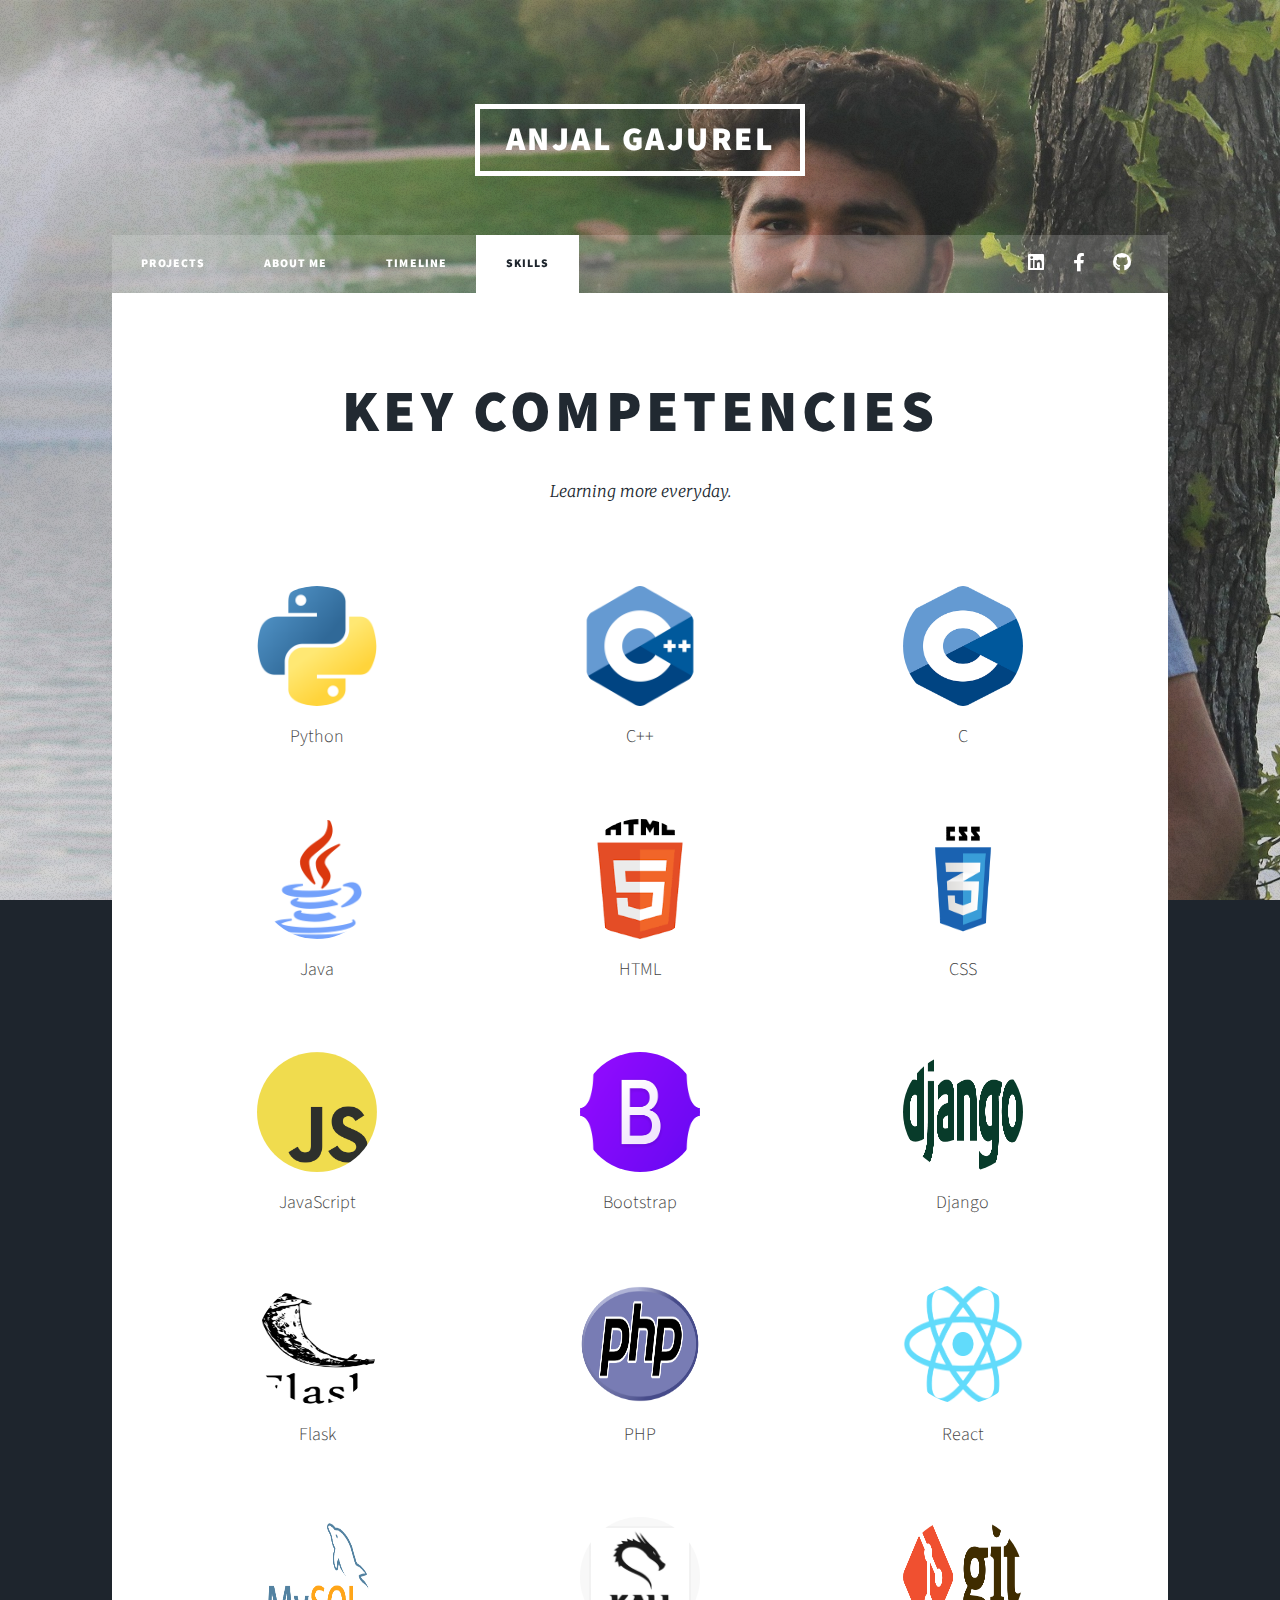
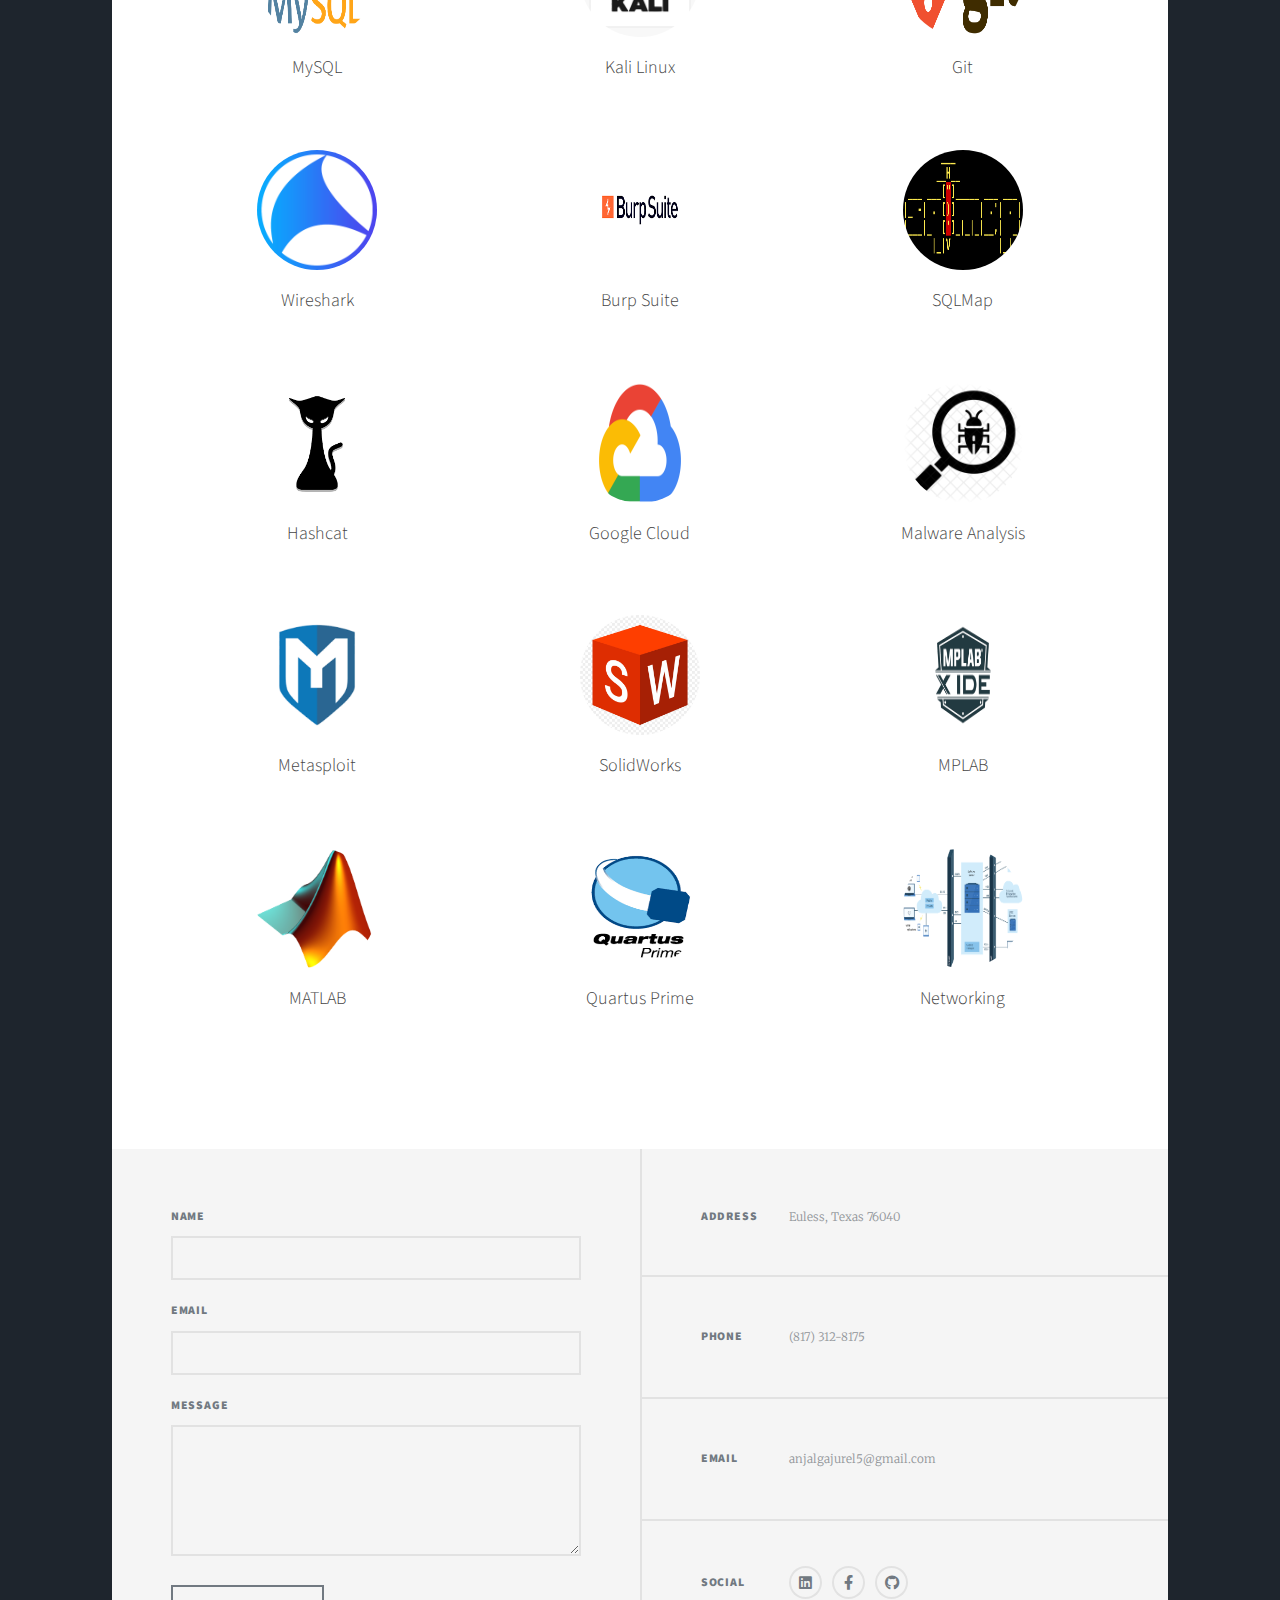
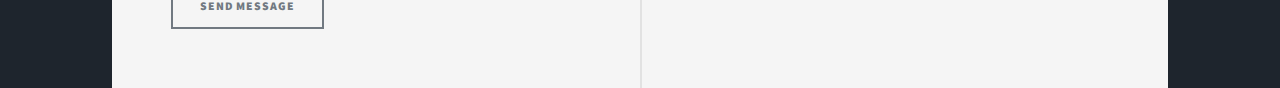
<file: skills.html>
<!DOCTYPE HTML>
<html>
<head>
	<title>Anjal Gajurel</title>
	<meta charset="utf-8" />
	<meta name="viewport" content="width=device-width, initial-scale=1, user-scalable=no" />
	<link rel="stylesheet" href="assets/css/main.css" />
    <link rel="stylesheet" href="assets/css/skill.css">
    <link href="https://fonts.googleapis.com/css?family=Playfair+Display:400,700" rel="stylesheet">
	<noscript><link rel="stylesheet" href="assets/css/noscript.css" /></noscript>
	
</head>
<body class="is-preload">
	<!-- Wrapper -->
	<div id="wrapper">
		<!-- Header -->
		<header id="header">
			<a href="index.html" class="logo">Anjal Gajurel</a>
		</header>
		<!-- Nav -->
		<nav id="nav">
			<ul class="links">
				<li><a href="index.html">Projects</a></li>
				<li><a href="about.html">About Me</a></li>
				<li><a href="experience.html">Timeline</a></li>
				<li class="active"><a href="skills.html">Skills</a></li>
			</ul>
			<ul class="icons">
				<li><a href="https://www.linkedin.com/in/anjal-gajurel-031888170/" class="icon brands alt fa-linkedin"><span class="label">LinkedIn</span></a></li>
				<li><a href="https://www.facebook.com/anjalgajurel/" class="icon brands alt fa-facebook-f"><span class="label">Facebook</span></a></li>
				<li><a href="https://github.com/anjalgajurel" class="icon brands alt fa-github"><span class="label">GitHub</span></a></li>
			</ul>
		</nav>
		<!-- Main -->
		<div id="main">
			<section class="post">
				<div class="container">
					<header class="major">
						<h1>Key Competencies</h1>
						<p>Learning more everyday.</p>
					</header>
					<ul class="skills-list">
                        <li>
                            <img src="icons/python.png">                          
                          <span>Python</span>
                        </li>
                        <li>                          
                            <img src="icons/cplusplus.png">                         
                          <span>C++</span>
                        </li>
                        <li>
                            <img src="icons/c.png">                          
                          <span>C</span>
                        </li>
                        <li>
                            <img src="icons/java.png">                          
                          <span>Java</span>
                        </li>
                        <li>
                            <img src="icons/html.png">                          
                          <span>HTML</span>
                        </li>
                        <li>
                            <img src="icons/css.png">                          
                          <span>CSS</span>
                        </li>
                        <li>
                            <img src="icons/js.png">                          
                          <span>JavaScript</span>
                        </li>
                        <li>
                            <img src="icons/bootstrap.png">                          
                          <span>Bootstrap</span>
                        </li>
                        <li>
                            <img src="icons/django.png">                          
                          <span>Django</span>
                        </li>
                        <li>
                            <img src="icons/flask.png">                          
                          <span>Flask</span>
                        </li>
                        <li>
                            <img src="icons/php.png">                          
                          <span>PHP</span>
                        </li>
                        <li>
                            <img src="icons/react.png">                          
                          <span>React</span>
                        </li>
                        <li>
                            <img src="icons/mysql.png">                          
                          <span>MySQL</span>
                        </li>
                        <li>
                            <img src="icons/kali.jpg">                          
                          <span>Kali Linux</span>
                        </li>
                        <li>
                            <img src="icons/git.png">                          
                          <span>Git</span>
                        </li>
                        <li>
                            <img src="icons/wireshark.png">                          
                          <span>Wireshark</span>
                        </li>
                        <li>
                            <img src="icons/burp.png">                          
                          <span>Burp Suite</span>
                        </li>
                        <li>
                            <img src="icons/sqlmap.png">                          
                          <span>SQLMap</span>
                        </li>
                        <li>
                            <img src="icons/hashcat.png">                          
                          <span>Hashcat</span>
                        </li>
                        <li>
                            <img src="icons/gc.png">                          
                          <span>Google Cloud</span>
                        </li>
                        <li>
                            <img src="icons/malware.png">                          
                          <span>Malware Analysis</span>
                        </li>
                        <li>
                            <img src="icons/metasploit.png">                          
                          <span>Metasploit</span>
                        </li>
                        <li>
                            <img src="icons/solidworks.jpg">                          
                          <span>SolidWorks</span>
                        </li>
                        <li>
                            <img src="icons/mplab.png">                          
                          <span>MPLAB</span>
                        </li>
                        <li>
                            <img src="icons/matlab.png">                          
                          <span>MATLAB</span>
                        </li>
                        <li>
                            <img src="icons/quartus.png">                          
                          <span>Quartus Prime</span>
                        </li>
                        <li>
                            <img src="icons/network.png">                          
                          <span>Networking</span>
                        </li>

                    </ul>
				</div>
			</section>
		</div>
		<!-- Footer -->
		<footer id="footer">
			<section>
				<form method="POST" action="https://formspree.io/f/mnqwkylq">
					<div class="fields">
						<div class="field">
							<label for="name">Name</label>
							<input type="text" name="name" id="name" />
						</div>
						<div class="field">
							<label for="email">Email</label>
							<input type="text" name="email" id="email" />
						</div>
						<div class="field">
							<label for="message">Message</label>
							<textarea name="message" id="message" rows="3"></textarea>
						</div>
					</div>
					<ul class="actions">
						<li><input type="submit" value="Send Message" /></li>
					</ul>
				</form>
			</section>
			<section class="split contact">
				<section class="alt">
					<h3>Address</h3>
					<p>Euless, Texas 76040</p>
				</section>
				<section>
					<h3>Phone</h3>
					<p>(817) 312-8175</p>
				</section>
				<section>
					<h3>Email</h3>
					<p>anjalgajurel5@gmail.com</p>
				</section>
				<section>
					<h3>Social</h3>
					<ul class="icons alt">
						<li><a href="https://www.linkedin.com/in/anjal-gajurel-031888170/" class="icon brands alt fa-linkedin"><span class="label">LinkedIn</span></a></li>
						<li><a href="https://www.facebook.com/anjalgajurel/" class="icon brands alt fa-facebook-f"><span class="label">Facebook</span></a></li>
						<li><a href="https://github.com/anjalgajurel" class="icon brands alt fa-github"><span class="label">GitHub</span></a></li>
					</ul>
				</section>
			</section>
		</footer>
	</div>
	<!-- Scripts -->
	<script src="assets/js/jquery.min.js"></script>
	<script src="assets/js/jquery.scrollex.min.js"></script>
	<script src="assets/js/jquery.scrolly.min.js"></script>
	<script src="assets/js/browser.min.js"></script>
	<script src="assets/js/breakpoints.min.js"></script>
	<script src="assets/js/util.js"></script>
	<script src="assets/js/main.js"></script>
</body>
</html>
</file>
<file: assets/css/exp.css>
:root {
    --primary: #f0f0f0;
    --primary-gradient: linear-gradient(45deg, #153c7e 0%, #37a9e1 100%);
  }
  .steps {
    position: relative;
    margin-top: 32px;
  }
  .steps::after {
    content: "";
    position: absolute;
    width: 1px;
    background-color: #676767;
    opacity: 0.4;
    top: 0;
    bottom: 0;
    left: 50%;
  }
  
  .steps .content p {
    color: #676767;
    font-size: 16px;
    line-height: 1.5;
  }
  
  .steps .content h2 {
    font-weight: 600;
    font-size: 16px;
    color: #676767;
  }

  .steps .content i {
    font-weight: 400;
    font-size: 14px;
    position: relative;
    top:-10px;
    color: #676767;
  }  
  
  .steps-container {
    position: relative;
    background-color: inherit;
    width: calc(50% + 32px);
  }
  
  .steps-container .content {
    padding: 32px;
    background-color: white;
    position: relative;
    border-radius: 20px 20px 20px 20px;
    box-shadow: 0px 16px 27px rgb(0 11 30 / 10%);
  }
  
  .steps .steps-container:nth-child(even) {
    left: calc(50% - 32px);
    flex-direction: row-reverse;
  }
  
  .steps-container {
    display: flex;
  }
  
  .steps .steps-container .date {
    font-weight: 900;
    font-size: 16px;
    color: #676767;
    margin-bottom: 10px;
    width: 62px;
    height: 62px;
    background-color: var(--primary);
    border-radius: 50%;
    flex-shrink: 0;
    align-items: center;
    display: flex;
    justify-content: center;
    z-index: 777;
  }
  
  .step-line {
    width: 40px;
    background-color: #676767;
    height: 1px;
    margin-top: 31px;
    opacity: 0.4;
    flex-shrink: 0;
  }
  
  @media (max-width: 1000px) {
    .steps::after {
      left: 32px;
    }
    .steps-container {
      left: 0;
      flex-direction: row-reverse;
      width: auto;
      margin-bottom: 16px;
    }
    .steps .steps-container:nth-child(even) {
      left: 0;
    }
  }
</file>
<file: assets/css/skill.css>
/* styles.css */

.skills-list {
    list-style: none;
    padding: 0;
    display: flex;
    flex-wrap: wrap;
    justify-content: space-between;
  }
  
  .skills-list li {
    text-align: center;
    margin-bottom: 20px;
    display: flex;
    flex-direction: column;
    align-items: center;
    padding: 20px;
    border-radius: 50%;
    width: calc(33.33% - 20px);
  }
  
  .skills-list li img {
    width: 120px;
    height: 120px;
    border-radius: 50%;
    margin-bottom: 10px;
  }
  
  .skills-list li span {
    font-family: "Source Sans Pro", Helvetica, sans-serif;
    font-size: 18px;
    color: #444
  }
  
  @media (max-width: 767px) {
    /* For mobile phones and small screens, display one column */
    .skills-list li {
      width: 100%;
    }
  }
  
  @media (min-width: 768px) and (max-width: 991px) {
    /* For mid-range devices, display two columns */
    .skills-list li {
      width: calc(50% - 20px);
    }
  }
</file>
<file: assets/css/main.css>
@import url(fontawesome-all.min.css);
@import url("https://fonts.googleapis.com/css?family=Merriweather:300,700,300italic,700italic|Source+Sans+Pro:900");

/*
	Massively by HTML5 UP
	html5up.net | @ajlkn
	Free for personal and commercial use under the CCA 3.0 license (html5up.net/license)
*/

html, body, div, span, applet, object,
iframe, h1, h2, h3, h4, h5, h6, p, blockquote,
pre, a, abbr, acronym, address, big, cite,
code, del, dfn, em, img, ins, kbd, q, s, samp,
small, strike, strong, sub, sup, tt, var, b,
u, i, center, dl, dt, dd, ol, ul, li, fieldset,
form, label, legend, table, caption, tbody,
tfoot, thead, tr, th, td, article, aside,
canvas, details, embed, figure, figcaption,
footer, header, hgroup, menu, nav, output, ruby,
section, summary, time, mark, audio, video {
	margin: 0;
	padding: 0;
	border: 0;
	font-size: 100%;
	font: inherit;
	vertical-align: baseline;}

article, aside, details, figcaption, figure,
footer, header, hgroup, menu, nav, section {
	display: block;}

body {
	line-height: 1;
}

ol, ul {
	list-style: none;
}

blockquote, q {
	quotes: none;
}

	blockquote:before, blockquote:after, q:before, q:after {
		content: '';
		content: none;
	}

table {
	border-collapse: collapse;
	border-spacing: 0;
}

body {
	-webkit-text-size-adjust: none;
}

mark {
	background-color: transparent;
	color: inherit;
}

input::-moz-focus-inner {
	border: 0;
	padding: 0;
}

input, select, textarea {
	-moz-appearance: none;
	-webkit-appearance: none;
	-ms-appearance: none;
	appearance: none;
}

/* Basic */

	@-ms-viewport {
		width: device-width;
	}

	body {
		-ms-overflow-style: scrollbar;
	}

	@media screen and (max-width: 480px) {

		html, body {
			min-width: 320px;
		}

	}

	html {
		box-sizing: border-box;
	}

	*, *:before, *:after {
		box-sizing: inherit;
	}

	body {
		background-color: #1e252d;
	}

		body.is-preload *, body.is-preload *:before, body.is-preload *:after {
			-moz-animation: none !important;
			-webkit-animation: none !important;
			-ms-animation: none !important;
			animation: none !important;
			-moz-transition: none !important;
			-webkit-transition: none !important;
			-ms-transition: none !important;
			transition: none !important;
		}

/* Type */

	html {
		font-size: 16pt;
	}

		@media screen and (max-width: 1680px) {

			html {
				font-size: 12pt;
			}

		}

		@media screen and (max-width: 1280px) {

			html {
				font-size: 11pt;
			}

		}

		@media screen and (max-width: 360px) {

			html {
				font-size: 10pt;
			}

		}

	body {
		color: #212931;
	}

	body, input, select, textarea {
		font-family: "Merriweather", Georgia, serif;
		font-weight: 300;
		font-size: 1rem;
		line-height: 2.375;
	}

	a {
		-moz-transition: color 0.2s ease-in-out, background-color 0.2s ease-in-out, border-color 0.2s ease-in-out, box-shadow 0.2s ease-in-out;
		-webkit-transition: color 0.2s ease-in-out, background-color 0.2s ease-in-out, border-color 0.2s ease-in-out, box-shadow 0.2s ease-in-out;
		-ms-transition: color 0.2s ease-in-out, background-color 0.2s ease-in-out, border-color 0.2s ease-in-out, box-shadow 0.2s ease-in-out;
		transition: color 0.2s ease-in-out, background-color 0.2s ease-in-out, border-color 0.2s ease-in-out, box-shadow 0.2s ease-in-out;
		border-bottom: dotted 1px;
		text-decoration: none;
	}

		a:hover {
			border-bottom-color: transparent;
		}

	strong, b {
		font-weight: 600;
	}

	em, i {
		font-style: italic;
	}

	p {
		text-align: justify;
		margin: 0 0 2rem 0;
	}

	h1, h2, h3, h4, h5, h6 {
		font-family: "Source Sans Pro", Helvetica, sans-serif;
		font-weight: 900;
		line-height: 1.5;
		letter-spacing: 0.075em;
		text-transform: uppercase;
		margin: 0 0 1rem 0;
	}

		h1 a, h2 a, h3 a, h4 a, h5 a, h6 a {
			border-bottom: 0;
			color: inherit;
			text-decoration: none;
		}

	h1 {
		font-size: 4rem;
		line-height: 1.1;
		margin: 0 0 2rem 0;
	}

	h2 {
		font-size: 1.75rem;
		line-height: 1.3;
		margin: 0 0 1.5rem 0;
	}

	h3 {
		font-size: 1.25rem;
		margin: 0 0 1.5rem 0;
	}

	h4 {
		font-size: 1rem;
	}

	h5 {
		font-size: 0.9rem;
	}

	h6 {
		font-size: 0.8rem;
	}

	sub {
		font-size: 0.8rem;
		position: relative;
		top: 0.5rem;
	}

	sup {
		font-size: 0.8rem;
		position: relative;
		top: -0.5rem;
	}

	blockquote {
		border-left: solid 4px;
		font-style: italic;
		margin: 0 0 2rem 0;
		padding: 0.5rem 0 0.5rem 2rem;
	}

	code {
		border: solid 2px;
		font-family: "Courier New", monospace;
		font-size: 0.9rem;
		margin: 0 0.25rem;
		padding: 0.25rem 0.65rem;
	}

	pre {
		-webkit-overflow-scrolling: touch;
		font-family: "Courier New", monospace;
		font-size: 0.9rem;
		margin: 0 0 2rem 0;
	}

		pre code {
			display: block;
			line-height: 1.75;
			padding: 1rem 1.5rem;
			overflow-x: auto;
		}

	hr {
		border: 0;
		border-bottom: solid 2px;
		margin: 3rem 0;
	}

		hr.major {
			margin: 5rem 0;
		}

	.align-left {
		text-align: left;
	}

	.align-center {
		text-align: center;
	}

	.align-right {
		text-align: right;
	}

	input, select, textarea {
		color: #212931;
	}

	a {
		color: #212931;
		border-bottom-color: rgba(33, 41, 49, 0.5);
	}

		a:hover {
			border-bottom-color: transparent;
			color: #18bfef !important;
		}

	strong, b {
		color: #212931;
	}

	h1, h2, h3, h4, h5, h6 {
		color: #212931;
	}

	blockquote {
		border-left-color: #eeeeee;
	}

	code {
		background: rgba(220, 220, 220, 0.25);
		border-color: #eeeeee;
	}

	hr {
		border-bottom-color: #eeeeee;
	}

/* Row */

	.row {
		display: flex;
		flex-wrap: wrap;
		box-sizing: border-box;
		align-items: stretch;
	}

		.row > * {
			box-sizing: border-box;
		}

		.row.gtr-uniform > * > :last-child {
			margin-bottom: 0;
		}

		.row.aln-left {
			justify-content: flex-start;
		}

		.row.aln-center {
			justify-content: center;
		}

		.row.aln-right {
			justify-content: flex-end;
		}

		.row.aln-top {
			align-items: flex-start;
		}

		.row.aln-middle {
			align-items: center;
		}

		.row.aln-bottom {
			align-items: flex-end;
		}

		.row > .imp {
			order: -1;
		}

		.row > .col-1 {
			width: 8.33333%;
		}

		.row > .off-1 {
			margin-left: 8.33333%;
		}

		.row > .col-2 {
			width: 16.66667%;
		}

		.row > .off-2 {
			margin-left: 16.66667%;
		}

		.row > .col-3 {
			width: 25%;
		}

		.row > .off-3 {
			margin-left: 25%;
		}

		.row > .col-4 {
			width: 33.33333%;
		}

		.row > .off-4 {
			margin-left: 33.33333%;
		}

		.row > .col-5 {
			width: 41.66667%;
		}

		.row > .off-5 {
			margin-left: 41.66667%;
		}

		.row > .col-6 {
			width: 50%;
		}

		.row > .off-6 {
			margin-left: 50%;
		}

		.row > .col-7 {
			width: 58.33333%;
		}

		.row > .off-7 {
			margin-left: 58.33333%;
		}

		.row > .col-8 {
			width: 66.66667%;
		}

		.row > .off-8 {
			margin-left: 66.66667%;
		}

		.row > .col-9 {
			width: 75%;
		}

		.row > .off-9 {
			margin-left: 75%;
		}

		.row > .col-10 {
			width: 83.33333%;
		}

		.row > .off-10 {
			margin-left: 83.33333%;
		}

		.row > .col-11 {
			width: 91.66667%;
		}

		.row > .off-11 {
			margin-left: 91.66667%;
		}

		.row > .col-12 {
			width: 100%;
		}

		.row > .off-12 {
			margin-left: 100%;
		}

		.row.gtr-0 {
			margin-top: 0;
			margin-left: 0rem;
		}

			.row.gtr-0 > * {
				padding: 0 0 0 0rem;
			}

			.row.gtr-0.gtr-uniform {
				margin-top: 0rem;
			}

				.row.gtr-0.gtr-uniform > * {
					padding-top: 0rem;
				}

		.row.gtr-25 {
			margin-top: 0;
			margin-left: -0.375rem;
		}

			.row.gtr-25 > * {
				padding: 0 0 0 0.375rem;
			}

			.row.gtr-25.gtr-uniform {
				margin-top: -0.375rem;
			}

				.row.gtr-25.gtr-uniform > * {
					padding-top: 0.375rem;
				}

		.row.gtr-50 {
			margin-top: 0;
			margin-left: -0.75rem;
		}

			.row.gtr-50 > * {
				padding: 0 0 0 0.75rem;
			}

			.row.gtr-50.gtr-uniform {
				margin-top: -0.75rem;
			}

				.row.gtr-50.gtr-uniform > * {
					padding-top: 0.75rem;
				}

		.row {
			margin-top: 0;
			margin-left: -1.5rem;
		}

			.row > * {
				padding: 0 0 0 1.5rem;
			}

			.row.gtr-uniform {
				margin-top: -1.5rem;
			}

				.row.gtr-uniform > * {
					padding-top: 1.5rem;
				}

		.row.gtr-150 {
			margin-top: 0;
			margin-left: -2.25rem;
		}

			.row.gtr-150 > * {
				padding: 0 0 0 2.25rem;
			}

			.row.gtr-150.gtr-uniform {
				margin-top: -2.25rem;
			}

				.row.gtr-150.gtr-uniform > * {
					padding-top: 2.25rem;
				}

		.row.gtr-200 {
			margin-top: 0;
			margin-left: -3rem;
		}

			.row.gtr-200 > * {
				padding: 0 0 0 3rem;
			}

			.row.gtr-200.gtr-uniform {
				margin-top: -3rem;
			}

				.row.gtr-200.gtr-uniform > * {
					padding-top: 3rem;
				}

		@media screen and (max-width: 1680px) {

			.row {
				display: flex;
				flex-wrap: wrap;
				box-sizing: border-box;
				align-items: stretch;
			}

				.row > * {
					box-sizing: border-box;
				}

				.row.gtr-uniform > * > :last-child {
					margin-bottom: 0;
				}

				.row.aln-left {
					justify-content: flex-start;
				}

				.row.aln-center {
					justify-content: center;
				}

				.row.aln-right {
					justify-content: flex-end;
				}

				.row.aln-top {
					align-items: flex-start;
				}

				.row.aln-middle {
					align-items: center;
				}

				.row.aln-bottom {
					align-items: flex-end;
				}

				.row > .imp-xlarge {
					order: -1;
				}

				.row > .col-1-xlarge {
					width: 8.33333%;
				}

				.row > .off-1-xlarge {
					margin-left: 8.33333%;
				}

				.row > .col-2-xlarge {
					width: 16.66667%;
				}

				.row > .off-2-xlarge {
					margin-left: 16.66667%;
				}

				.row > .col-3-xlarge {
					width: 25%;
				}

				.row > .off-3-xlarge {
					margin-left: 25%;
				}

				.row > .col-4-xlarge {
					width: 33.33333%;
				}

				.row > .off-4-xlarge {
					margin-left: 33.33333%;
				}

				.row > .col-5-xlarge {
					width: 41.66667%;
				}

				.row > .off-5-xlarge {
					margin-left: 41.66667%;
				}

				.row > .col-6-xlarge {
					width: 50%;
				}

				.row > .off-6-xlarge {
					margin-left: 50%;
				}

				.row > .col-7-xlarge {
					width: 58.33333%;
				}

				.row > .off-7-xlarge {
					margin-left: 58.33333%;
				}

				.row > .col-8-xlarge {
					width: 66.66667%;
				}

				.row > .off-8-xlarge {
					margin-left: 66.66667%;
				}

				.row > .col-9-xlarge {
					width: 75%;
				}

				.row > .off-9-xlarge {
					margin-left: 75%;
				}

				.row > .col-10-xlarge {
					width: 83.33333%;
				}

				.row > .off-10-xlarge {
					margin-left: 83.33333%;
				}

				.row > .col-11-xlarge {
					width: 91.66667%;
				}

				.row > .off-11-xlarge {
					margin-left: 91.66667%;
				}

				.row > .col-12-xlarge {
					width: 100%;
				}

				.row > .off-12-xlarge {
					margin-left: 100%;
				}

				.row.gtr-0 {
					margin-top: 0;
					margin-left: 0rem;
				}

					.row.gtr-0 > * {
						padding: 0 0 0 0rem;
					}

					.row.gtr-0.gtr-uniform {
						margin-top: 0rem;
					}

						.row.gtr-0.gtr-uniform > * {
							padding-top: 0rem;
						}

				.row.gtr-25 {
					margin-top: 0;
					margin-left: -0.375rem;
				}

					.row.gtr-25 > * {
						padding: 0 0 0 0.375rem;
					}

					.row.gtr-25.gtr-uniform {
						margin-top: -0.375rem;
					}

						.row.gtr-25.gtr-uniform > * {
							padding-top: 0.375rem;
						}

				.row.gtr-50 {
					margin-top: 0;
					margin-left: -0.75rem;
				}

					.row.gtr-50 > * {
						padding: 0 0 0 0.75rem;
					}

					.row.gtr-50.gtr-uniform {
						margin-top: -0.75rem;
					}

						.row.gtr-50.gtr-uniform > * {
							padding-top: 0.75rem;
						}

				.row {
					margin-top: 0;
					margin-left: -1.5rem;
				}

					.row > * {
						padding: 0 0 0 1.5rem;
					}

					.row.gtr-uniform {
						margin-top: -1.5rem;
					}

						.row.gtr-uniform > * {
							padding-top: 1.5rem;
						}

				.row.gtr-150 {
					margin-top: 0;
					margin-left: -2.25rem;
				}

					.row.gtr-150 > * {
						padding: 0 0 0 2.25rem;
					}

					.row.gtr-150.gtr-uniform {
						margin-top: -2.25rem;
					}

						.row.gtr-150.gtr-uniform > * {
							padding-top: 2.25rem;
						}

				.row.gtr-200 {
					margin-top: 0;
					margin-left: -3rem;
				}

					.row.gtr-200 > * {
						padding: 0 0 0 3rem;
					}

					.row.gtr-200.gtr-uniform {
						margin-top: -3rem;
					}

						.row.gtr-200.gtr-uniform > * {
							padding-top: 3rem;
						}

		}

		@media screen and (max-width: 1280px) {

			.row {
				display: flex;
				flex-wrap: wrap;
				box-sizing: border-box;
				align-items: stretch;
			}

				.row > * {
					box-sizing: border-box;
				}

				.row.gtr-uniform > * > :last-child {
					margin-bottom: 0;
				}

				.row.aln-left {
					justify-content: flex-start;
				}

				.row.aln-center {
					justify-content: center;
				}

				.row.aln-right {
					justify-content: flex-end;
				}

				.row.aln-top {
					align-items: flex-start;
				}

				.row.aln-middle {
					align-items: center;
				}

				.row.aln-bottom {
					align-items: flex-end;
				}

				.row > .imp-large {
					order: -1;
				}

				.row > .col-1-large {
					width: 8.33333%;
				}

				.row > .off-1-large {
					margin-left: 8.33333%;
				}

				.row > .col-2-large {
					width: 16.66667%;
				}

				.row > .off-2-large {
					margin-left: 16.66667%;
				}

				.row > .col-3-large {
					width: 25%;
				}

				.row > .off-3-large {
					margin-left: 25%;
				}

				.row > .col-4-large {
					width: 33.33333%;
				}

				.row > .off-4-large {
					margin-left: 33.33333%;
				}

				.row > .col-5-large {
					width: 41.66667%;
				}

				.row > .off-5-large {
					margin-left: 41.66667%;
				}

				.row > .col-6-large {
					width: 50%;
				}

				.row > .off-6-large {
					margin-left: 50%;
				}

				.row > .col-7-large {
					width: 58.33333%;
				}

				.row > .off-7-large {
					margin-left: 58.33333%;
				}

				.row > .col-8-large {
					width: 66.66667%;
				}

				.row > .off-8-large {
					margin-left: 66.66667%;
				}

				.row > .col-9-large {
					width: 75%;
				}

				.row > .off-9-large {
					margin-left: 75%;
				}

				.row > .col-10-large {
					width: 83.33333%;
				}

				.row > .off-10-large {
					margin-left: 83.33333%;
				}

				.row > .col-11-large {
					width: 91.66667%;
				}

				.row > .off-11-large {
					margin-left: 91.66667%;
				}

				.row > .col-12-large {
					width: 100%;
				}

				.row > .off-12-large {
					margin-left: 100%;
				}

				.row.gtr-0 {
					margin-top: 0;
					margin-left: 0rem;
				}

					.row.gtr-0 > * {
						padding: 0 0 0 0rem;
					}

					.row.gtr-0.gtr-uniform {
						margin-top: 0rem;
					}

						.row.gtr-0.gtr-uniform > * {
							padding-top: 0rem;
						}

				.row.gtr-25 {
					margin-top: 0;
					margin-left: -0.375rem;
				}

					.row.gtr-25 > * {
						padding: 0 0 0 0.375rem;
					}

					.row.gtr-25.gtr-uniform {
						margin-top: -0.375rem;
					}

						.row.gtr-25.gtr-uniform > * {
							padding-top: 0.375rem;
						}

				.row.gtr-50 {
					margin-top: 0;
					margin-left: -0.75rem;
				}

					.row.gtr-50 > * {
						padding: 0 0 0 0.75rem;
					}

					.row.gtr-50.gtr-uniform {
						margin-top: -0.75rem;
					}

						.row.gtr-50.gtr-uniform > * {
							padding-top: 0.75rem;
						}

				.row {
					margin-top: 0;
					margin-left: -1.5rem;
				}

					.row > * {
						padding: 0 0 0 1.5rem;
					}

					.row.gtr-uniform {
						margin-top: -1.5rem;
					}

						.row.gtr-uniform > * {
							padding-top: 1.5rem;
						}

				.row.gtr-150 {
					margin-top: 0;
					margin-left: -2.25rem;
				}

					.row.gtr-150 > * {
						padding: 0 0 0 2.25rem;
					}

					.row.gtr-150.gtr-uniform {
						margin-top: -2.25rem;
					}

						.row.gtr-150.gtr-uniform > * {
							padding-top: 2.25rem;
						}

				.row.gtr-200 {
					margin-top: 0;
					margin-left: -3rem;
				}

					.row.gtr-200 > * {
						padding: 0 0 0 3rem;
					}

					.row.gtr-200.gtr-uniform {
						margin-top: -3rem;
					}

						.row.gtr-200.gtr-uniform > * {
							padding-top: 3rem;
						}

		}

		@media screen and (max-width: 980px) {

			.row {
				display: flex;
				flex-wrap: wrap;
				box-sizing: border-box;
				align-items: stretch;
			}

				.row > * {
					box-sizing: border-box;
				}

				.row.gtr-uniform > * > :last-child {
					margin-bottom: 0;
				}

				.row.aln-left {
					justify-content: flex-start;
				}

				.row.aln-center {
					justify-content: center;
				}

				.row.aln-right {
					justify-content: flex-end;
				}

				.row.aln-top {
					align-items: flex-start;
				}

				.row.aln-middle {
					align-items: center;
				}

				.row.aln-bottom {
					align-items: flex-end;
				}

				.row > .imp-medium {
					order: -1;
				}

				.row > .col-1-medium {
					width: 8.33333%;
				}

				.row > .off-1-medium {
					margin-left: 8.33333%;
				}

				.row > .col-2-medium {
					width: 16.66667%;
				}

				.row > .off-2-medium {
					margin-left: 16.66667%;
				}

				.row > .col-3-medium {
					width: 25%;
				}

				.row > .off-3-medium {
					margin-left: 25%;
				}

				.row > .col-4-medium {
					width: 33.33333%;
				}

				.row > .off-4-medium {
					margin-left: 33.33333%;
				}

				.row > .col-5-medium {
					width: 41.66667%;
				}

				.row > .off-5-medium {
					margin-left: 41.66667%;
				}

				.row > .col-6-medium {
					width: 50%;
				}

				.row > .off-6-medium {
					margin-left: 50%;
				}

				.row > .col-7-medium {
					width: 58.33333%;
				}

				.row > .off-7-medium {
					margin-left: 58.33333%;
				}

				.row > .col-8-medium {
					width: 66.66667%;
				}

				.row > .off-8-medium {
					margin-left: 66.66667%;
				}

				.row > .col-9-medium {
					width: 75%;
				}

				.row > .off-9-medium {
					margin-left: 75%;
				}

				.row > .col-10-medium {
					width: 83.33333%;
				}

				.row > .off-10-medium {
					margin-left: 83.33333%;
				}

				.row > .col-11-medium {
					width: 91.66667%;
				}

				.row > .off-11-medium {
					margin-left: 91.66667%;
				}

				.row > .col-12-medium {
					width: 100%;
				}

				.row > .off-12-medium {
					margin-left: 100%;
				}

				.row.gtr-0 {
					margin-top: 0;
					margin-left: 0rem;
				}

					.row.gtr-0 > * {
						padding: 0 0 0 0rem;
					}

					.row.gtr-0.gtr-uniform {
						margin-top: 0rem;
					}

						.row.gtr-0.gtr-uniform > * {
							padding-top: 0rem;
						}

				.row.gtr-25 {
					margin-top: 0;
					margin-left: -0.375rem;
				}

					.row.gtr-25 > * {
						padding: 0 0 0 0.375rem;
					}

					.row.gtr-25.gtr-uniform {
						margin-top: -0.375rem;
					}

						.row.gtr-25.gtr-uniform > * {
							padding-top: 0.375rem;
						}

				.row.gtr-50 {
					margin-top: 0;
					margin-left: -0.75rem;
				}

					.row.gtr-50 > * {
						padding: 0 0 0 0.75rem;
					}

					.row.gtr-50.gtr-uniform {
						margin-top: -0.75rem;
					}

						.row.gtr-50.gtr-uniform > * {
							padding-top: 0.75rem;
						}

				.row {
					margin-top: 0;
					margin-left: -1.5rem;
				}

					.row > * {
						padding: 0 0 0 1.5rem;
					}

					.row.gtr-uniform {
						margin-top: -1.5rem;
					}

						.row.gtr-uniform > * {
							padding-top: 1.5rem;
						}

				.row.gtr-150 {
					margin-top: 0;
					margin-left: -2.25rem;
				}

					.row.gtr-150 > * {
						padding: 0 0 0 2.25rem;
					}

					.row.gtr-150.gtr-uniform {
						margin-top: -2.25rem;
					}

						.row.gtr-150.gtr-uniform > * {
							padding-top: 2.25rem;
						}

				.row.gtr-200 {
					margin-top: 0;
					margin-left: -3rem;
				}

					.row.gtr-200 > * {
						padding: 0 0 0 3rem;
					}

					.row.gtr-200.gtr-uniform {
						margin-top: -3rem;
					}

						.row.gtr-200.gtr-uniform > * {
							padding-top: 3rem;
						}

		}

		@media screen and (max-width: 736px) {

			.row {
				display: flex;
				flex-wrap: wrap;
				box-sizing: border-box;
				align-items: stretch;
			}

				.row > * {
					box-sizing: border-box;
				}

				.row.gtr-uniform > * > :last-child {
					margin-bottom: 0;
				}

				.row.aln-left {
					justify-content: flex-start;
				}

				.row.aln-center {
					justify-content: center;
				}

				.row.aln-right {
					justify-content: flex-end;
				}

				.row.aln-top {
					align-items: flex-start;
				}

				.row.aln-middle {
					align-items: center;
				}

				.row.aln-bottom {
					align-items: flex-end;
				}

				.row > .imp-small {
					order: -1;
				}

				.row > .col-1-small {
					width: 8.33333%;
				}

				.row > .off-1-small {
					margin-left: 8.33333%;
				}

				.row > .col-2-small {
					width: 16.66667%;
				}

				.row > .off-2-small {
					margin-left: 16.66667%;
				}

				.row > .col-3-small {
					width: 25%;
				}

				.row > .off-3-small {
					margin-left: 25%;
				}

				.row > .col-4-small {
					width: 33.33333%;
				}

				.row > .off-4-small {
					margin-left: 33.33333%;
				}

				.row > .col-5-small {
					width: 41.66667%;
				}

				.row > .off-5-small {
					margin-left: 41.66667%;
				}

				.row > .col-6-small {
					width: 50%;
				}

				.row > .off-6-small {
					margin-left: 50%;
				}

				.row > .col-7-small {
					width: 58.33333%;
				}

				.row > .off-7-small {
					margin-left: 58.33333%;
				}

				.row > .col-8-small {
					width: 66.66667%;
				}

				.row > .off-8-small {
					margin-left: 66.66667%;
				}

				.row > .col-9-small {
					width: 75%;
				}

				.row > .off-9-small {
					margin-left: 75%;
				}

				.row > .col-10-small {
					width: 83.33333%;
				}

				.row > .off-10-small {
					margin-left: 83.33333%;
				}

				.row > .col-11-small {
					width: 91.66667%;
				}

				.row > .off-11-small {
					margin-left: 91.66667%;
				}

				.row > .col-12-small {
					width: 100%;
				}

				.row > .off-12-small {
					margin-left: 100%;
				}

				.row.gtr-0 {
					margin-top: 0;
					margin-left: 0rem;
				}

					.row.gtr-0 > * {
						padding: 0 0 0 0rem;
					}

					.row.gtr-0.gtr-uniform {
						margin-top: 0rem;
					}

						.row.gtr-0.gtr-uniform > * {
							padding-top: 0rem;
						}

				.row.gtr-25 {
					margin-top: 0;
					margin-left: -0.375rem;
				}

					.row.gtr-25 > * {
						padding: 0 0 0 0.375rem;
					}

					.row.gtr-25.gtr-uniform {
						margin-top: -0.375rem;
					}

						.row.gtr-25.gtr-uniform > * {
							padding-top: 0.375rem;
						}

				.row.gtr-50 {
					margin-top: 0;
					margin-left: -0.75rem;
				}

					.row.gtr-50 > * {
						padding: 0 0 0 0.75rem;
					}

					.row.gtr-50.gtr-uniform {
						margin-top: -0.75rem;
					}

						.row.gtr-50.gtr-uniform > * {
							padding-top: 0.75rem;
						}

				.row {
					margin-top: 0;
					margin-left: -1.5rem;
				}

					.row > * {
						padding: 0 0 0 1.5rem;
					}

					.row.gtr-uniform {
						margin-top: -1.5rem;
					}

						.row.gtr-uniform > * {
							padding-top: 1.5rem;
						}

				.row.gtr-150 {
					margin-top: 0;
					margin-left: -2.25rem;
				}

					.row.gtr-150 > * {
						padding: 0 0 0 2.25rem;
					}

					.row.gtr-150.gtr-uniform {
						margin-top: -2.25rem;
					}

						.row.gtr-150.gtr-uniform > * {
							padding-top: 2.25rem;
						}

				.row.gtr-200 {
					margin-top: 0;
					margin-left: -3rem;
				}

					.row.gtr-200 > * {
						padding: 0 0 0 3rem;
					}

					.row.gtr-200.gtr-uniform {
						margin-top: -3rem;
					}

						.row.gtr-200.gtr-uniform > * {
							padding-top: 3rem;
						}

		}

		@media screen and (max-width: 480px) {

			.row {
				display: flex;
				flex-wrap: wrap;
				box-sizing: border-box;
				align-items: stretch;
			}

				.row > * {
					box-sizing: border-box;
				}

				.row.gtr-uniform > * > :last-child {
					margin-bottom: 0;
				}

				.row.aln-left {
					justify-content: flex-start;
				}

				.row.aln-center {
					justify-content: center;
				}

				.row.aln-right {
					justify-content: flex-end;
				}

				.row.aln-top {
					align-items: flex-start;
				}

				.row.aln-middle {
					align-items: center;
				}

				.row.aln-bottom {
					align-items: flex-end;
				}

				.row > .imp-xsmall {
					order: -1;
				}

				.row > .col-1-xsmall {
					width: 8.33333%;
				}

				.row > .off-1-xsmall {
					margin-left: 8.33333%;
				}

				.row > .col-2-xsmall {
					width: 16.66667%;
				}

				.row > .off-2-xsmall {
					margin-left: 16.66667%;
				}

				.row > .col-3-xsmall {
					width: 25%;
				}

				.row > .off-3-xsmall {
					margin-left: 25%;
				}

				.row > .col-4-xsmall {
					width: 33.33333%;
				}

				.row > .off-4-xsmall {
					margin-left: 33.33333%;
				}

				.row > .col-5-xsmall {
					width: 41.66667%;
				}

				.row > .off-5-xsmall {
					margin-left: 41.66667%;
				}

				.row > .col-6-xsmall {
					width: 50%;
				}

				.row > .off-6-xsmall {
					margin-left: 50%;
				}

				.row > .col-7-xsmall {
					width: 58.33333%;
				}

				.row > .off-7-xsmall {
					margin-left: 58.33333%;
				}

				.row > .col-8-xsmall {
					width: 66.66667%;
				}

				.row > .off-8-xsmall {
					margin-left: 66.66667%;
				}

				.row > .col-9-xsmall {
					width: 75%;
				}

				.row > .off-9-xsmall {
					margin-left: 75%;
				}

				.row > .col-10-xsmall {
					width: 83.33333%;
				}

				.row > .off-10-xsmall {
					margin-left: 83.33333%;
				}

				.row > .col-11-xsmall {
					width: 91.66667%;
				}

				.row > .off-11-xsmall {
					margin-left: 91.66667%;
				}

				.row > .col-12-xsmall {
					width: 100%;
				}

				.row > .off-12-xsmall {
					margin-left: 100%;
				}

				.row.gtr-0 {
					margin-top: 0;
					margin-left: 0rem;
				}

					.row.gtr-0 > * {
						padding: 0 0 0 0rem;
					}

					.row.gtr-0.gtr-uniform {
						margin-top: 0rem;
					}

						.row.gtr-0.gtr-uniform > * {
							padding-top: 0rem;
						}

				.row.gtr-25 {
					margin-top: 0;
					margin-left: -0.375rem;
				}

					.row.gtr-25 > * {
						padding: 0 0 0 0.375rem;
					}

					.row.gtr-25.gtr-uniform {
						margin-top: -0.375rem;
					}

						.row.gtr-25.gtr-uniform > * {
							padding-top: 0.375rem;
						}

				.row.gtr-50 {
					margin-top: 0;
					margin-left: -0.75rem;
				}

					.row.gtr-50 > * {
						padding: 0 0 0 0.75rem;
					}

					.row.gtr-50.gtr-uniform {
						margin-top: -0.75rem;
					}

						.row.gtr-50.gtr-uniform > * {
							padding-top: 0.75rem;
						}

				.row {
					margin-top: 0;
					margin-left: -1.5rem;
				}

					.row > * {
						padding: 0 0 0 1.5rem;
					}

					.row.gtr-uniform {
						margin-top: -1.5rem;
					}

						.row.gtr-uniform > * {
							padding-top: 1.5rem;
						}

				.row.gtr-150 {
					margin-top: 0;
					margin-left: -2.25rem;
				}

					.row.gtr-150 > * {
						padding: 0 0 0 2.25rem;
					}

					.row.gtr-150.gtr-uniform {
						margin-top: -2.25rem;
					}

						.row.gtr-150.gtr-uniform > * {
							padding-top: 2.25rem;
						}

				.row.gtr-200 {
					margin-top: 0;
					margin-left: -3rem;
				}

					.row.gtr-200 > * {
						padding: 0 0 0 3rem;
					}

					.row.gtr-200.gtr-uniform {
						margin-top: -3rem;
					}

						.row.gtr-200.gtr-uniform > * {
							padding-top: 3rem;
						}

		}

		@media screen and (max-width: 360px) {

			.row {
				display: flex;
				flex-wrap: wrap;
				box-sizing: border-box;
				align-items: stretch;
			}

				.row > * {
					box-sizing: border-box;
				}

				.row.gtr-uniform > * > :last-child {
					margin-bottom: 0;
				}

				.row.aln-left {
					justify-content: flex-start;
				}

				.row.aln-center {
					justify-content: center;
				}

				.row.aln-right {
					justify-content: flex-end;
				}

				.row.aln-top {
					align-items: flex-start;
				}

				.row.aln-middle {
					align-items: center;
				}

				.row.aln-bottom {
					align-items: flex-end;
				}

				.row > .imp-xxsmall {
					order: -1;
				}

				.row > .col-1-xxsmall {
					width: 8.33333%;
				}

				.row > .off-1-xxsmall {
					margin-left: 8.33333%;
				}

				.row > .col-2-xxsmall {
					width: 16.66667%;
				}

				.row > .off-2-xxsmall {
					margin-left: 16.66667%;
				}

				.row > .col-3-xxsmall {
					width: 25%;
				}

				.row > .off-3-xxsmall {
					margin-left: 25%;
				}

				.row > .col-4-xxsmall {
					width: 33.33333%;
				}

				.row > .off-4-xxsmall {
					margin-left: 33.33333%;
				}

				.row > .col-5-xxsmall {
					width: 41.66667%;
				}

				.row > .off-5-xxsmall {
					margin-left: 41.66667%;
				}

				.row > .col-6-xxsmall {
					width: 50%;
				}

				.row > .off-6-xxsmall {
					margin-left: 50%;
				}

				.row > .col-7-xxsmall {
					width: 58.33333%;
				}

				.row > .off-7-xxsmall {
					margin-left: 58.33333%;
				}

				.row > .col-8-xxsmall {
					width: 66.66667%;
				}

				.row > .off-8-xxsmall {
					margin-left: 66.66667%;
				}

				.row > .col-9-xxsmall {
					width: 75%;
				}

				.row > .off-9-xxsmall {
					margin-left: 75%;
				}

				.row > .col-10-xxsmall {
					width: 83.33333%;
				}

				.row > .off-10-xxsmall {
					margin-left: 83.33333%;
				}

				.row > .col-11-xxsmall {
					width: 91.66667%;
				}

				.row > .off-11-xxsmall {
					margin-left: 91.66667%;
				}

				.row > .col-12-xxsmall {
					width: 100%;
				}

				.row > .off-12-xxsmall {
					margin-left: 100%;
				}

				.row.gtr-0 {
					margin-top: 0;
					margin-left: 0rem;
				}

					.row.gtr-0 > * {
						padding: 0 0 0 0rem;
					}

					.row.gtr-0.gtr-uniform {
						margin-top: 0rem;
					}

						.row.gtr-0.gtr-uniform > * {
							padding-top: 0rem;
						}

				.row.gtr-25 {
					margin-top: 0;
					margin-left: -0.375rem;
				}

					.row.gtr-25 > * {
						padding: 0 0 0 0.375rem;
					}

					.row.gtr-25.gtr-uniform {
						margin-top: -0.375rem;
					}

						.row.gtr-25.gtr-uniform > * {
							padding-top: 0.375rem;
						}

				.row.gtr-50 {
					margin-top: 0;
					margin-left: -0.75rem;
				}

					.row.gtr-50 > * {
						padding: 0 0 0 0.75rem;
					}

					.row.gtr-50.gtr-uniform {
						margin-top: -0.75rem;
					}

						.row.gtr-50.gtr-uniform > * {
							padding-top: 0.75rem;
						}

				.row {
					margin-top: 0;
					margin-left: -1.5rem;
				}

					.row > * {
						padding: 0 0 0 1.5rem;
					}

					.row.gtr-uniform {
						margin-top: -1.5rem;
					}

						.row.gtr-uniform > * {
							padding-top: 1.5rem;
						}

				.row.gtr-150 {
					margin-top: 0;
					margin-left: -2.25rem;
				}

					.row.gtr-150 > * {
						padding: 0 0 0 2.25rem;
					}

					.row.gtr-150.gtr-uniform {
						margin-top: -2.25rem;
					}

						.row.gtr-150.gtr-uniform > * {
							padding-top: 2.25rem;
						}

				.row.gtr-200 {
					margin-top: 0;
					margin-left: -3rem;
				}

					.row.gtr-200 > * {
						padding: 0 0 0 3rem;
					}

					.row.gtr-200.gtr-uniform {
						margin-top: -3rem;
					}

						.row.gtr-200.gtr-uniform > * {
							padding-top: 3rem;
						}

		}

/* Box */

	.box {
		border: solid 2px;
		margin-bottom: 2rem;
		padding: 1.5rem;
	}

		.box > :last-child,
		.box > :last-child > :last-child,
		.box > :last-child > :last-child > :last-child {
			margin-bottom: 0;
		}

		.box.alt {
			border: 0;
			border-radius: 0;
			padding: 0;
		}

	.box {
		border-color: #eeeeee;
	}

/* Button */

	input[type="submit"],
	input[type="reset"],
	input[type="button"],
	button,
	.button {
		-moz-appearance: none;
		-webkit-appearance: none;
		-ms-appearance: none;
		appearance: none;
		-moz-transition: background-color 0.2s ease-in-out, box-shadow 0.2s ease-in-out, color 0.2s ease-in-out;
		-webkit-transition: background-color 0.2s ease-in-out, box-shadow 0.2s ease-in-out, color 0.2s ease-in-out;
		-ms-transition: background-color 0.2s ease-in-out, box-shadow 0.2s ease-in-out, color 0.2s ease-in-out;
		transition: background-color 0.2s ease-in-out, box-shadow 0.2s ease-in-out, color 0.2s ease-in-out;
		border: 0;
		border-radius: 0;
		cursor: pointer;
		display: inline-block;
		font-family: "Source Sans Pro", Helvetica, sans-serif;
		font-size: 0.8rem;
		font-weight: 900;
		letter-spacing: 0.075em;
		height: 3rem;
		line-height: 3rem;
		padding: 0 2rem;
		text-align: center;
		text-decoration: none;
		text-transform: uppercase;
		white-space: nowrap;
	}

		input[type="submit"].icon:before,
		input[type="reset"].icon:before,
		input[type="button"].icon:before,
		button.icon:before,
		.button.icon:before {
			margin-right: 0.5rem;
		}

		input[type="submit"].icon.solo,
		input[type="reset"].icon.solo,
		input[type="button"].icon.solo,
		button.icon.solo,
		.button.icon.solo {
			position: relative;
			width: 4rem;
			height: 4rem;
			line-height: 4rem;
			border-radius: 4rem;
			text-indent: 4rem;
			overflow: hidden;
			padding: 0;
			white-space: nowrap;
		}

			input[type="submit"].icon.solo:before,
			input[type="reset"].icon.solo:before,
			input[type="button"].icon.solo:before,
			button.icon.solo:before,
			.button.icon.solo:before {
				position: absolute;
				display: block;
				top: 0;
				left: 0;
				width: inherit;
				height: inherit;
				line-height: inherit;
				font-size: 1.25rem;
				margin-right: 0;
				text-align: center;
				text-indent: 0;
			}

		input[type="submit"].fit,
		input[type="reset"].fit,
		input[type="button"].fit,
		button.fit,
		.button.fit {
			width: 100%;
		}

		input[type="submit"].small,
		input[type="reset"].small,
		input[type="button"].small,
		button.small,
		.button.small {
			font-size: 0.7rem;
			height: 2.5rem;
			line-height: 2.5rem;
			padding: 0 1.5rem;
		}

		input[type="submit"].large,
		input[type="reset"].large,
		input[type="button"].large,
		button.large,
		.button.large {
			font-size: 0.9rem;
			height: 3.5rem;
			line-height: 3.5rem;
			padding: 0 2.75rem;
		}

		@media screen and (max-width: 980px) {

			input[type="submit"],
			input[type="reset"],
			input[type="button"],
			button,
			.button {
				font-size: 0.9rem;
				height: 3.25rem;
				line-height: 3.25rem;
			}

				input[type="submit"].large,
				input[type="reset"].large,
				input[type="button"].large,
				button.large,
				.button.large {
					font-size: 1rem;
					height: 3.75rem;
					line-height: 3.75rem;
				}

		}

		input[type="submit"].disabled, input[type="submit"]:disabled,
		input[type="reset"].disabled,
		input[type="reset"]:disabled,
		input[type="button"].disabled,
		input[type="button"]:disabled,
		button.disabled,
		button:disabled,
		.button.disabled,
		.button:disabled {
			pointer-events: none;
			opacity: 0.25;
		}

	input[type="submit"],
	input[type="reset"],
	input[type="button"],
	button,
	.button {
		background-color: transparent;
		box-shadow: inset 0 0 0 2px #212931;
		color: #212931 !important;
	}

		input[type="submit"]:hover,
		input[type="reset"]:hover,
		input[type="button"]:hover,
		button:hover,
		.button:hover {
			box-shadow: inset 0 0 0 2px #18bfef;
			color: #18bfef !important;
		}

		input[type="submit"].primary,
		input[type="reset"].primary,
		input[type="button"].primary,
		button.primary,
		.button.primary {
			background-color: #212931;
			box-shadow: none;
			color: #ffffff !important;
		}

			input[type="submit"].primary:hover,
			input[type="reset"].primary:hover,
			input[type="button"].primary:hover,
			button.primary:hover,
			.button.primary:hover {
				background-color: #18bfef;
			}

/* Form */

	form {
		margin: 0 0 2rem 0;
	}

		form > :last-child {
			margin-bottom: 0;
		}

		form > .fields {
			display: -moz-flex;
			display: -webkit-flex;
			display: -ms-flex;
			display: flex;
			-moz-flex-wrap: wrap;
			-webkit-flex-wrap: wrap;
			-ms-flex-wrap: wrap;
			flex-wrap: wrap;
			width: calc(100% + 3rem);
			margin: -1.5rem 0 2rem -1.5rem;
		}

			form > .fields > .field {
				-moz-flex-grow: 0;
				-webkit-flex-grow: 0;
				-ms-flex-grow: 0;
				flex-grow: 0;
				-moz-flex-shrink: 0;
				-webkit-flex-shrink: 0;
				-ms-flex-shrink: 0;
				flex-shrink: 0;
				padding: 1.5rem 0 0 1.5rem;
				width: calc(100% - 1.5rem);
			}

				form > .fields > .field.half {
					width: calc(50% - 0.75rem);
				}

				form > .fields > .field.third {
					width: calc(100%/3 - 0.5rem);
				}

				form > .fields > .field.quarter {
					width: calc(25% - 0.375rem);
				}

		@media screen and (max-width: 480px) {

			form > .fields {
				width: calc(100% + 3rem);
				margin: -1.5rem 0 2rem -1.5rem;
			}

				form > .fields > .field {
					padding: 1.5rem 0 0 1.5rem;
					width: calc(100% - 1.5rem);
				}

					form > .fields > .field.half {
						width: calc(100% - 1.5rem);
					}

					form > .fields > .field.third {
						width: calc(100% - 1.5rem);
					}

					form > .fields > .field.quarter {
						width: calc(100% - 1.5rem);
					}

		}

	label {
		display: block;
		font-family: "Source Sans Pro", Helvetica, sans-serif;
		font-weight: 900;
		line-height: 1.5;
		letter-spacing: 0.075em;
		font-size: 0.8rem;
		text-transform: uppercase;
		margin: 0 0 0.75rem 0;
	}

		@media screen and (max-width: 980px) {

			label {
				font-size: 0.9rem;
			}

		}

	input[type="text"],
	input[type="password"],
	input[type="email"],
	select,
	textarea {
		-moz-appearance: none;
		-webkit-appearance: none;
		-ms-appearance: none;
		appearance: none;
		background: transparent;
		border-radius: 0;
		border: solid 2px;
		color: inherit;
		display: block;
		outline: 0;
		padding: 0 1rem;
		text-decoration: none;
		width: 100%;
	}

		input[type="text"]:invalid,
		input[type="password"]:invalid,
		input[type="email"]:invalid,
		select:invalid,
		textarea:invalid {
			box-shadow: none;
		}

	select {
		background-size: 1.25rem;
		background-repeat: no-repeat;
		background-position: calc(100% - 1rem) center;
		height: 3rem;
		padding-right: 3rem;
		text-overflow: ellipsis;
	}

		select:focus::-ms-value {
			background-color: transparent;
		}

		select::-ms-expand {
			display: none;
		}

	input[type="text"],
	input[type="password"],
	input[type="email"],
	select {
		height: 3rem;
	}

	textarea {
		padding: 0.75rem 1rem;
	}

	input[type="checkbox"],
	input[type="radio"] {
		-moz-appearance: none;
		-webkit-appearance: none;
		-ms-appearance: none;
		appearance: none;
		display: block;
		float: left;
		margin-right: -2rem;
		opacity: 0;
		width: 1rem;
		z-index: -1;
	}

		input[type="checkbox"] + label,
		input[type="radio"] + label {
			text-decoration: none;
			cursor: pointer;
			display: inline-block;
			font-size: 1rem;
			letter-spacing: 0;
			font-family: "Merriweather", Georgia, serif;
			text-transform: none;
			font-weight: 300;
			padding-left: 2.8rem;
			padding-right: 1rem;
			position: relative;
		}

			input[type="checkbox"] + label:before,
			input[type="radio"] + label:before {
				-moz-osx-font-smoothing: grayscale;
				-webkit-font-smoothing: antialiased;
				display: inline-block;
				font-style: normal;
				font-variant: normal;
				text-rendering: auto;
				line-height: 1;
				text-transform: none !important;
				font-family: 'Font Awesome 5 Free';
				font-weight: 900;
			}

			input[type="checkbox"] + label:before,
			input[type="radio"] + label:before {
				border-radius: 0;
				border: solid 2px;
				content: '';
				display: inline-block;
				font-size: 0.8rem;
				height: 1.8rem;
				left: 0;
				line-height: 1.65rem;
				position: absolute;
				text-align: center;
				top: -0.125rem;
				width: 1.8rem;
			}

		input[type="checkbox"]:checked + label:before,
		input[type="radio"]:checked + label:before {
			content: '\f00c';
		}

	input[type="checkbox"] + label:before {
		border-radius: 0;
	}

	input[type="radio"] + label:before {
		border-radius: 100%;
	}

	::-webkit-input-placeholder {
		opacity: 1.0;
	}

	:-moz-placeholder {
		opacity: 1.0;
	}

	::-moz-placeholder {
		opacity: 1.0;
	}

	:-ms-input-placeholder {
		opacity: 1.0;
	}

	label {
		color: #212931;
	}

	input[type="text"],
	input[type="password"],
	input[type="email"],
	select,
	textarea {
		border-color: #eeeeee;
	}

		input[type="text"]:focus,
		input[type="password"]:focus,
		input[type="email"]:focus,
		select:focus,
		textarea:focus {
			border-color: #18bfef;
		}

	select {
		background-image: url("data:image/svg+xml;charset=utf8,%3Csvg xmlns='http://www.w3.org/2000/svg' width='40' height='40' preserveAspectRatio='none' viewBox='0 0 40 40'%3E%3Cpath d='M9.4,12.3l10.4,10.4l10.4-10.4c0.2-0.2,0.5-0.4,0.9-0.4c0.3,0,0.6,0.1,0.9,0.4l3.3,3.3c0.2,0.2,0.4,0.5,0.4,0.9 c0,0.4-0.1,0.6-0.4,0.9L20.7,31.9c-0.2,0.2-0.5,0.4-0.9,0.4c-0.3,0-0.6-0.1-0.9-0.4L4.3,17.3c-0.2-0.2-0.4-0.5-0.4-0.9 c0-0.4,0.1-0.6,0.4-0.9l3.3-3.3c0.2-0.2,0.5-0.4,0.9-0.4S9.1,12.1,9.4,12.3z' fill='%23eeeeee' /%3E%3C/svg%3E");
	}

		select option {
			background-color: #ffffff;
			color: #212931;
		}

	.select-wrapper:before {
		color: #eeeeee;
	}

	input[type="checkbox"] + label,
	input[type="radio"] + label {
		color: #212931;
	}

		input[type="checkbox"] + label:before,
		input[type="radio"] + label:before {
			border-color: #eeeeee;
		}

	input[type="checkbox"]:checked + label:before,
	input[type="radio"]:checked + label:before {
		background-color: #212931;
		border-color: #212931;
		color: #ffffff;
	}

	input[type="checkbox"]:focus + label:before,
	input[type="radio"]:focus + label:before {
		border-color: #18bfef;
	}

	::-webkit-input-placeholder {
		color: #909498 !important;
	}

	:-moz-placeholder {
		color: #909498 !important;
	}

	::-moz-placeholder {
		color: #909498 !important;
	}

	:-ms-input-placeholder {
		color: #909498 !important;
	}

	.formerize-placeholder {
		color: #909498 !important;
	}

/* Icon */

	.icon {
		text-decoration: none;
		border-bottom: none;
		position: relative;
	}

		.icon:before {
			-moz-osx-font-smoothing: grayscale;
			-webkit-font-smoothing: antialiased;
			display: inline-block;
			font-style: normal;
			font-variant: normal;
			text-rendering: auto;
			line-height: 1;
			text-transform: none !important;
			font-family: 'Font Awesome 5 Free';
			font-weight: 400;
		}

		.icon > .label {
			display: none;
		}

		.icon:before {
			line-height: inherit;
		}

		.icon.solid:before {
			font-weight: 900;
		}

		.icon.brands:before {
			font-family: 'Font Awesome 5 Brands';
		}

/* Image */

	.image {
		border: 0;
		display: inline-block;
		position: relative;
	}

		.image img {
			display: block;
		}

		.image.left, .image.right {
			max-width: 40%;
		}

			.image.left img, .image.right img {
				width: 100%;
			}

		.image.left {
			float: left;
			margin: 0 2rem 2rem 0;
			top: 0.75rem;
		}

		.image.right {
			float: right;
			margin: 0 0 2rem 2rem;
			top: 0.75rem;
		}

		.image.fit {
			display: block;
			margin: 2.5rem 0;
			width: 100%;
		}

			.image.fit:first-child {
				margin-top: 0;
			}

			.image.fit img {
				width: 100%;
			}

		.image.main {
			display: block;
			margin: 4rem 0;
			width: 100%;
		}

			.image.main:first-child {
				margin-top: 0;
			}

			.image.main img {
				width: 100%;
			}

		@media screen and (max-width: 736px) {

			.image.fit {
				margin: 2rem 0;
			}

			.image.main {
				margin: 2rem 0;
			}

		}

	a.image {
		overflow: hidden;
	}

		a.image img {
			-moz-transition: -moz-transform 0.2s ease-out;
			-webkit-transition: -webkit-transform 0.2s ease-out;
			-ms-transition: -ms-transform 0.2s ease-out;
			transition: transform 0.2s ease-out;
		}

		a.image:hover img {
			-moz-transform: scale(1.05);
			-webkit-transform: scale(1.05);
			-ms-transform: scale(1.05);
			transform: scale(1.05);
		}

/* Actions */

	ul.actions {
		display: -moz-flex;
		display: -webkit-flex;
		display: -ms-flex;
		display: flex;
		cursor: default;
		list-style: none;
		margin-left: -1rem;
		padding-left: 0;
	}

		ul.actions li {
			padding: 0 0 0 1rem;
			vertical-align: middle;
		}

		ul.actions.special {
			-moz-justify-content: center;
			-webkit-justify-content: center;
			-ms-justify-content: center;
			justify-content: center;
			width: 100%;
			margin-left: 0;
		}

			ul.actions.special li:first-child {
				padding-left: 0;
			}

		ul.actions.stacked {
			-moz-flex-direction: column;
			-webkit-flex-direction: column;
			-ms-flex-direction: column;
			flex-direction: column;
			margin-left: 0;
		}

			ul.actions.stacked li {
				padding: 1.3rem 0 0 0;
			}

				ul.actions.stacked li:first-child {
					padding-top: 0;
				}

		ul.actions.fit {
			width: calc(100% + 1rem);
		}

			ul.actions.fit li {
				-moz-flex-grow: 1;
				-webkit-flex-grow: 1;
				-ms-flex-grow: 1;
				flex-grow: 1;
				-moz-flex-shrink: 1;
				-webkit-flex-shrink: 1;
				-ms-flex-shrink: 1;
				flex-shrink: 1;
				width: 100%;
			}

				ul.actions.fit li > * {
					width: 100%;
				}

			ul.actions.fit.stacked {
				width: 100%;
			}

		@media screen and (max-width: 480px) {

			ul.actions:not(.fixed) {
				-moz-flex-direction: column;
				-webkit-flex-direction: column;
				-ms-flex-direction: column;
				flex-direction: column;
				margin-left: 0;
				width: 100% !important;
			}

				ul.actions:not(.fixed) li {
					-moz-flex-grow: 1;
					-webkit-flex-grow: 1;
					-ms-flex-grow: 1;
					flex-grow: 1;
					-moz-flex-shrink: 1;
					-webkit-flex-shrink: 1;
					-ms-flex-shrink: 1;
					flex-shrink: 1;
					padding: 1rem 0 0 0;
					text-align: center;
					width: 100%;
				}

					ul.actions:not(.fixed) li > * {
						width: 100%;
					}

					ul.actions:not(.fixed) li:first-child {
						padding-top: 0;
					}

					ul.actions:not(.fixed) li input[type="submit"],
					ul.actions:not(.fixed) li input[type="reset"],
					ul.actions:not(.fixed) li input[type="button"],
					ul.actions:not(.fixed) li button,
					ul.actions:not(.fixed) li .button {
						width: 100%;
					}

						ul.actions:not(.fixed) li input[type="submit"].icon:before,
						ul.actions:not(.fixed) li input[type="reset"].icon:before,
						ul.actions:not(.fixed) li input[type="button"].icon:before,
						ul.actions:not(.fixed) li button.icon:before,
						ul.actions:not(.fixed) li .button.icon:before {
							margin-left: -0.5rem;
						}

		}

/* Icons */

	ul.icons {
		cursor: default;
		list-style: none;
		padding-left: 0;
	}

		ul.icons li {
			display: inline-block;
			padding: 0 0.5rem 0 0;
			vertical-align: middle;
		}

			ul.icons li:last-child {
				padding-right: 0;
			}

			ul.icons li .icon:before {
				width: 2.25rem;
				height: 2.25rem;
				line-height: 2.25rem;
				display: inline-block;
				text-align: center;
				border-radius: 100%;
				font-size: 1.25rem;
			}

		ul.icons.alt li .icon:before {
			-moz-transition: color 0.2s ease-in-out, background-color 0.2s ease-in-out, border-color 0.2s ease-in-out, box-shadow 0.2s ease-in-out;
			-webkit-transition: color 0.2s ease-in-out, background-color 0.2s ease-in-out, border-color 0.2s ease-in-out, box-shadow 0.2s ease-in-out;
			-ms-transition: color 0.2s ease-in-out, background-color 0.2s ease-in-out, border-color 0.2s ease-in-out, box-shadow 0.2s ease-in-out;
			transition: color 0.2s ease-in-out, background-color 0.2s ease-in-out, border-color 0.2s ease-in-out, box-shadow 0.2s ease-in-out;
			font-size: 1rem;
		}

/* List */

	ol {
		list-style: decimal;
		margin: 0 0 2rem 0;
		padding-left: 1.25rem;
	}

		ol li {
			padding-left: 0.25rem;
		}

	ul {
		list-style: disc;
		margin: 0 0 2rem 0;
		padding-left: 1rem;
	}

		ul li {
			padding-left: 0.5rem;
		}

		ul.divided {
			list-style: none;
			padding-left: 0;
		}

			ul.divided li {
				border-top: solid 1px;
				padding: 0.5rem 0;
			}

				ul.divided li:first-child {
					border-top: 0;
					padding-top: 0;
				}

	dl {
		margin: 0 0 2rem 0;
	}

		dl dt {
			display: block;
			font-weight: 600;
			margin: 0 0 1rem 0;
		}

		dl dd {
			margin-left: 2rem;
		}

	ul.divided li {
		border-top-color: #eeeeee;
	}

	ul.icons li a.icon:hover:before {
		color: #18bfef;
	}

	ul.icons.alt li .icon:before {
		box-shadow: inset 0 0 0 2px #eeeeee;
	}

	ul.icons.alt li a.icon:hover:before {
		box-shadow: inset 0 0 0 2px #18bfef;
	}

/* Section/Article */

	section.special, article.special {
		text-align: center;
	}

	header {
		cursor: default;
	}

		header > .date {
			display: block;
			font-size: 0.8rem;
			height: 1;
			margin: 0 0 1rem 0;
			position: relative;
		}

		header > p {
			font-style: italic;
		}

		header > h1 + p {
			font-size: 1.1rem;
			margin-top: -0.5rem;
			line-height: 2;
		}

		header > h2 + p {
			font-size: 1rem;
			margin-top: -0.75rem;
		}

		header > h3 + p {
			font-size: 0.9rem;
			margin-top: -0.75rem;
		}

		header > h4 + p {
			font-size: 0.8rem;
			margin-top: -0.75rem;
		}

		header.major {
			margin: 0 0 4rem 0;
			text-align: center;
		}

			header.major > :last-child {
				margin-bottom: 0;
			}

			header.major > p {
				margin-top: 0;
				text-align: center;
			}

			header.major > .date {
				font-size: 1rem;
				margin: 0 0 4rem 0;
			}

				header.major > .date:before, header.major > .date:after {
					content: '';
					display: block;
					position: absolute;
					top: 50%;
					width: calc(50% - 6rem);
					border-top: solid 2px;
				}

				header.major > .date:before {
					left: 0;
				}

				header.major > .date:after {
					right: 0;
				}

		@media screen and (max-width: 980px) {

			header br {
				display: none;
			}

		}

		@media screen and (max-width: 736px) {

			header.major {
				margin: 0 0 2rem 0;
			}

		}

	header.major .date:before, header.major .date:after {
		border-top-color: #eeeeee;
	}

/* Table */

	.table-wrapper {
		-webkit-overflow-scrolling: touch;
		overflow-x: auto;
	}

	table {
		margin: 0 0 2rem 0;
		width: 100%;
	}

		table tbody tr {
			border: solid 1px;
			border-left: 0;
			border-right: 0;
		}

		table td {
			padding: 0.75rem 0.75rem;
		}

		table th {
			font-family: "Source Sans Pro", Helvetica, sans-serif;
			font-size: 0.8rem;
			font-weight: 900;
			letter-spacing: 0.075em;
			line-height: 1.5;
			padding: 0 0.75rem 0.75rem 0.75rem;
			text-align: left;
			text-transform: uppercase;
		}

			@media screen and (max-width: 980px) {

				table th {
					font-size: 0.9rem;
				}

			}

		table thead {
			border-bottom: solid 2px;
		}

		table tfoot {
			border-top: solid 2px;
		}

		table.alt {
			border-collapse: separate;
		}

			table.alt tbody tr td {
				border: solid 1px;
				border-left-width: 0;
				border-top-width: 0;
			}

				table.alt tbody tr td:first-child {
					border-left-width: 1px;
				}

			table.alt tbody tr:first-child td {
				border-top-width: 1px;
			}

			table.alt thead {
				border-bottom: 0;
			}

			table.alt tfoot {
				border-top: 0;
			}

	table tbody tr {
		border-color: #eeeeee;
	}

		table tbody tr:nth-child(2n + 1) {
			background-color: rgba(220, 220, 220, 0.25);
		}

	table th {
		color: #212931;
	}

	table thead {
		border-bottom-color: #eeeeee;
	}

	table tfoot {
		border-top-color: #eeeeee;
	}

	table.alt tbody tr td {
		border-color: #eeeeee;
	}

/* Pagination */

	.pagination {
		display: -moz-inline-flex;
		display: -webkit-inline-flex;
		display: -ms-inline-flex;
		display: inline-flex;
		-moz-user-select: none;
		-webkit-user-select: none;
		-ms-user-select: none;
		user-select: none;
		cursor: default;
		list-style: none;
		margin: 0 0 2rem 2px;
		padding: 0;
	}

		.pagination a, .pagination span {
			-moz-transition: background-color 0.2s ease-in-out, border-color 0.2s ease-in-out, box-shadow 0.2s ease-in-out, color 0.2s ease-in-out;
			-webkit-transition: background-color 0.2s ease-in-out, border-color 0.2s ease-in-out, box-shadow 0.2s ease-in-out, color 0.2s ease-in-out;
			-ms-transition: background-color 0.2s ease-in-out, border-color 0.2s ease-in-out, box-shadow 0.2s ease-in-out, color 0.2s ease-in-out;
			transition: background-color 0.2s ease-in-out, border-color 0.2s ease-in-out, box-shadow 0.2s ease-in-out, color 0.2s ease-in-out;
			border: solid 2px;
			display: inline-block;
			font-family: "Source Sans Pro", Helvetica, sans-serif;
			font-size: 0.8rem;
			font-weight: 900;
			height: 3rem;
			letter-spacing: 0.075em;
			line-height: calc(3rem - 4px);
			margin-left: -2px;
			min-width: 3rem;
			position: relative;
			text-align: center;
			text-decoration: none;
			text-transform: uppercase;
		}

		.pagination .next, .pagination .previous {
			text-decoration: none;
			padding: 0 1.75rem;
		}

			.pagination .next:before, .pagination .previous:before {
				-moz-osx-font-smoothing: grayscale;
				-webkit-font-smoothing: antialiased;
				display: inline-block;
				font-style: normal;
				font-variant: normal;
				text-rendering: auto;
				line-height: 1;
				text-transform: none !important;
				font-family: 'Font Awesome 5 Free';
				font-weight: 900;
			}

			.pagination .next:before, .pagination .previous:before {
				display: inline-block;
				color: inherit !important;
				line-height: inherit;
			}

		.pagination .previous:before {
			content: '\f104';
			margin-right: 0.9375em;
		}

		.pagination .next:before {
			content: '\f105';
			float: right;
			margin-left: 0.9375em;
		}

		@media screen and (max-width: 980px) {

			.pagination a, .pagination span {
				font-size: 0.9rem;
			}

		}

		@media screen and (max-width: 480px) {

			.pagination .page, .pagination .extra {
				display: none;
			}

		}

	.pagination a, .pagination span {
		border-color: #eeeeee;
	}

	.pagination a {
		color: #212931 !important;
	}

		.pagination a:hover {
			color: #18bfef !important;
			border-color: #18bfef;
			z-index: 1;
		}

			.pagination a:hover + a,
			.pagination a:hover + span {
				border-left-color: #18bfef;
			}

		.pagination a.active {
			background-color: #eeeeee;
		}

	.pagination span {
		color: #eeeeee;
	}

/* Wrapper */

	#wrapper {
		-moz-transition: opacity 0.5s ease;
		-webkit-transition: opacity 0.5s ease;
		-ms-transition: opacity 0.5s ease;
		transition: opacity 0.5s ease;
		position: relative;
		z-index: 1;
		overflow: hidden;
	}

		#wrapper > .bg {
			position: absolute;
			top: 0;
			left: 0;
			width: 100%;
			height: 100%;
			background-color: #212931;
			background-image: url("../../images/overlay.png"), linear-gradient(0deg, rgba(0, 0, 0, 0.1), rgba(0, 0, 0, 0.1)), url("../../images/bg.jpg");
			background-size: auto,								auto,														100% auto;
			background-position: center,								center,														top center;
			background-repeat: repeat,								no-repeat,													no-repeat;
			background-attachment: scroll,								scroll,														scroll;
			z-index: -1;
		}

			#wrapper > .bg.fixed {
				position: fixed;
				width: 100vw;
				height: 100vh;
			}

		#wrapper.fade-in:before {
			pointer-events: none;
			-moz-transition: opacity 1s ease-in-out;
			-webkit-transition: opacity 1s ease-in-out;
			-ms-transition: opacity 1s ease-in-out;
			transition: opacity 1s ease-in-out;
			-moz-transition-delay: 0.75s;
			-webkit-transition-delay: 0.75s;
			-ms-transition-delay: 0.75s;
			transition-delay: 0.75s;
			background: #1e252d;
			content: '';
			display: block;
			height: 100%;
			left: 0;
			opacity: 0;
			position: fixed;
			top: 0;
			width: 100%;
		}

		body.is-preload #wrapper.fade-in:before {
			opacity: 1;
		}

		@media screen and (orientation: portrait) {

			#wrapper > .bg {
				background-size: auto,								auto,														auto 175%;
			}

		}

/* Intro */

	#intro {
		color: #ffffff;
		padding: 8rem 4rem 6rem 4rem ;
		-moz-align-items: center;
		-webkit-align-items: center;
		-ms-align-items: center;
		align-items: center;
		display: -moz-flex;
		display: -webkit-flex;
		display: -ms-flex;
		display: flex;
		-moz-flex-direction: column;
		-webkit-flex-direction: column;
		-ms-flex-direction: column;
		flex-direction: column;
		-moz-justify-content: -moz-flex-end;
		-webkit-justify-content: -webkit-flex-end;
		-ms-justify-content: -ms-flex-end;
		justify-content: flex-end;
		-moz-transition: opacity 1s ease, -moz-transform 1s ease;
		-webkit-transition: opacity 1s ease, -webkit-transform 1s ease;
		-ms-transition: opacity 1s ease, -ms-transform 1s ease;
		transition: opacity 1s ease, transform 1s ease;
		position: relative;
		cursor: default;
		text-align: center;
		z-index: 1;
		min-height: 100vh;
	}

		#intro input, #intro select, #intro textarea {
			color: #ffffff;
		}

		#intro a {
			color: #ffffff;
			border-bottom-color: rgba(255, 255, 255, 0.5);
		}

			#intro a:hover {
				border-bottom-color: transparent;
				color: #18bfef !important;
			}

		#intro strong, #intro b {
			color: #ffffff;
		}

		#intro h1, #intro h2, #intro h3, #intro h4, #intro h5, #intro h6 {
			color: #ffffff;
		}

		#intro blockquote {
			border-left-color: #ffffff;
		}

		#intro code {
			background: rgba(255, 255, 255, 0.075);
			border-color: #ffffff;
		}

		#intro hr {
			border-bottom-color: #ffffff;
		}

		#intro input[type="submit"],
		#intro input[type="reset"],
		#intro input[type="button"],
		#intro button,
		#intro .button {
			background-color: transparent;
			box-shadow: inset 0 0 0 2px #ffffff;
			color: #ffffff !important;
		}

			#intro input[type="submit"]:hover,
			#intro input[type="reset"]:hover,
			#intro input[type="button"]:hover,
			#intro button:hover,
			#intro .button:hover {
				box-shadow: inset 0 0 0 2px #18bfef;
				color: #18bfef !important;
			}

			#intro input[type="submit"].primary,
			#intro input[type="reset"].primary,
			#intro input[type="button"].primary,
			#intro button.primary,
			#intro .button.primary {
				background-color: #ffffff;
				box-shadow: none;
				color: #1e252d !important;
			}

				#intro input[type="submit"].primary:hover,
				#intro input[type="reset"].primary:hover,
				#intro input[type="button"].primary:hover,
				#intro button.primary:hover,
				#intro .button.primary:hover {
					background-color: #18bfef;
				}

		#intro h1 {
			font-size: 5rem;
			line-height: 1;
		}

		#intro p {
			font-size: 1.25rem;
			font-style: italic;
			margin-top: -0.25rem;
			text-align: center;
		}

		#intro + #header {
			margin-top: -20rem;
		}

			#intro + #header .logo {
				-moz-transform: translateY(2rem);
				-webkit-transform: translateY(2rem);
				-ms-transform: translateY(2rem);
				transform: translateY(2rem);
				opacity: 0;
				visibility: hidden;
			}

		#intro.hidden {
			pointer-events: none;
			-moz-transform: translateY(2rem);
			-webkit-transform: translateY(2rem);
			-ms-transform: translateY(2rem);
			transform: translateY(2rem);
			-moz-transition: opacity 0.5s ease, -moz-transform 0.5s ease, visibility 0.5s;
			-webkit-transition: opacity 0.5s ease, -webkit-transform 0.5s ease, visibility 0.5s;
			-ms-transition: opacity 0.5s ease, -ms-transform 0.5s ease, visibility 0.5s;
			transition: opacity 0.5s ease, transform 0.5s ease, visibility 0.5s;
			opacity: 0;
			visibility: hidden;
		}

			#intro.hidden + #header .logo {
				-moz-transform: translateY(0);
				-webkit-transform: translateY(0);
				-ms-transform: translateY(0);
				transform: translateY(0);
				opacity: 1;
				visibility: visible;
			}

		body.is-preload #intro {
			-moz-transform: translateY(2rem);
			-webkit-transform: translateY(2rem);
			-ms-transform: translateY(2rem);
			transform: translateY(2rem);
			opacity: 0;
		}

			body.is-preload #intro:not(.hidden) + #header + #nav {
				-moz-transform: translateY(4rem);
				-webkit-transform: translateY(4rem);
				-ms-transform: translateY(4rem);
				transform: translateY(4rem);
				opacity: 0;
			}

		@media screen and (max-width: 980px) {

			#intro {
				padding: 4rem 4rem 2rem 4rem ;
				min-height: 90vh;
			}

				#intro p br {
					display: none;
				}

				#intro + #header {
					margin-top: -14rem;
				}

		}

		@media screen and (max-width: 736px) {

			#intro {
				padding: 3rem 2rem 1rem 2rem ;
				min-height: 80vh;
			}

				#intro h1 {
					font-size: 3.25rem;
					line-height: 1.1;
					margin-bottom: 1rem;
				}

				#intro p {
					font-size: 1rem;
					margin-top: 0rem;
				}

				#intro .actions {
					display: none;
				}

		}

/* Header */

	#header {
		color: #ffffff;
		-moz-align-items: center;
		-webkit-align-items: center;
		-ms-align-items: center;
		align-items: center;
		display: -moz-flex;
		display: -webkit-flex;
		display: -ms-flex;
		display: flex;
		-moz-flex-direction: column;
		-webkit-flex-direction: column;
		-ms-flex-direction: column;
		flex-direction: column;
		-moz-justify-content: -moz-flex-end;
		-webkit-justify-content: -webkit-flex-end;
		-ms-justify-content: -ms-flex-end;
		justify-content: flex-end;
		pointer-events: none;
		-moz-user-select: none;
		-webkit-user-select: none;
		-ms-user-select: none;
		user-select: none;
		height: 20rem;
		padding-bottom: 8rem;
		position: relative;
		text-align: center;
		z-index: 2;
	}

		#header input, #header select, #header textarea {
			color: #ffffff;
		}

		#header a {
			color: #ffffff;
			border-bottom-color: rgba(255, 255, 255, 0.5);
		}

			#header a:hover {
				border-bottom-color: transparent;
				color: #18bfef !important;
			}

		#header strong, #header b {
			color: #ffffff;
		}

		#header h1, #header h2, #header h3, #header h4, #header h5, #header h6 {
			color: #ffffff;
		}

		#header blockquote {
			border-left-color: #ffffff;
		}

		#header code {
			background: rgba(255, 255, 255, 0.075);
			border-color: #ffffff;
		}

		#header hr {
			border-bottom-color: #ffffff;
		}

		#header .logo {
			-moz-transition: border-color 0.2s ease-in-out, color 0.2s ease-in-out, opacity 0.5s ease, -moz-transform 0.5s ease, visibility 0.5s;
			-webkit-transition: border-color 0.2s ease-in-out, color 0.2s ease-in-out, opacity 0.5s ease, -webkit-transform 0.5s ease, visibility 0.5s;
			-ms-transition: border-color 0.2s ease-in-out, color 0.2s ease-in-out, opacity 0.5s ease, -ms-transform 0.5s ease, visibility 0.5s;
			transition: border-color 0.2s ease-in-out, color 0.2s ease-in-out, opacity 0.5s ease, transform 0.5s ease, visibility 0.5s;
			pointer-events: auto;
			border-style: solid;
			border-color: #ffffff;
			border-width: 5px !important;
			font-family: "Source Sans Pro", Helvetica, sans-serif;
			font-size: 2.25rem;
			font-weight: 900;
			letter-spacing: 0.075em;
			line-height: 1;
			padding: 1rem 1.75rem;
			text-transform: uppercase;
			visibility: visible;
		}

			#header .logo:hover {
				border-color: #18bfef !important;
				color: #18bfef !important;
			}

		@media screen and (max-width: 980px) {

			#header {
				height: 14rem;
				padding-bottom: 4rem;
			}

		}

		@media screen and (max-width: 736px) {

			#header {
				padding-bottom: 3rem;
			}

				#header .logo {
					font-size: 1.75rem;
					border-width: 3px !important;
				}

		}

/* Nav */

	#nav {
		color: #ffffff;
		display: -moz-flex;
		display: -webkit-flex;
		display: -ms-flex;
		display: flex;
		-moz-transition: -moz-transform 1s ease, opacity 1s ease;
		-webkit-transition: -webkit-transform 1s ease, opacity 1s ease;
		-ms-transition: -ms-transform 1s ease, opacity 1s ease;
		transition: transform 1s ease, opacity 1s ease;
		background: rgba(255, 255, 255, 0.175);
		height: 4rem;
		line-height: 4rem;
		margin: -4rem auto 0 auto;
		overflow: hidden;
		padding: 0 2rem 0 0;
		position: relative;
		width: calc(100% - 4rem);
		max-width: 72rem;
		z-index: 2;
	}

		#nav ul.divided li {
			border-top-color: #ffffff;
		}

		#nav ul.icons li a.icon:hover:before {
			color: #18bfef;
		}

		#nav ul.icons.alt li .icon:before {
			box-shadow: inset 0 0 0 2px #ffffff;
		}

		#nav ul.icons.alt li a.icon:hover:before {
			box-shadow: inset 0 0 0 2px #18bfef;
		}

		#nav input, #nav select, #nav textarea {
			color: #ffffff;
		}

		#nav a {
			color: #ffffff;
			border-bottom-color: rgba(255, 255, 255, 0.5);
		}

			#nav a:hover {
				border-bottom-color: transparent;
				color: #18bfef !important;
			}

		#nav strong, #nav b {
			color: #ffffff;
		}

		#nav h1, #nav h2, #nav h3, #nav h4, #nav h5, #nav h6 {
			color: #ffffff;
		}

		#nav blockquote {
			border-left-color: #ffffff;
		}

		#nav code {
			background: rgba(255, 255, 255, 0.075);
			border-color: #ffffff;
		}

		#nav hr {
			border-bottom-color: #ffffff;
		}

		#nav ul.links {
			display: -moz-flex;
			display: -webkit-flex;
			display: -ms-flex;
			display: flex;
			-moz-flex-grow: 1;
			-webkit-flex-grow: 1;
			-ms-flex-grow: 1;
			flex-grow: 1;
			-moz-flex-shrink: 1;
			-webkit-flex-shrink: 1;
			-ms-flex-shrink: 1;
			flex-shrink: 1;
			font-family: "Source Sans Pro", Helvetica, sans-serif;
			font-weight: 900;
			letter-spacing: 0.075em;
			list-style: none;
			margin-bottom: 0;
			padding-left: 0;
			text-transform: uppercase;
		}

			#nav ul.links li {
				display: block;
				padding-left: 0;
			}

				#nav ul.links li a {
					-moz-transition: background-color 0.2s ease-in-out, color 0.2s ease-in-out;
					-webkit-transition: background-color 0.2s ease-in-out, color 0.2s ease-in-out;
					-ms-transition: background-color 0.2s ease-in-out, color 0.2s ease-in-out;
					transition: background-color 0.2s ease-in-out, color 0.2s ease-in-out;
					display: block;
					font-size: 0.8rem;
					outline: none;
					padding: 0 2rem;
				}

					#nav ul.links li a:hover {
						color: inherit !important;
						background-color: rgba(255, 255, 255, 0.1);
					}

				#nav ul.links li.active {
					background-color: #ffffff;
				}

					#nav ul.links li.active a {
						color: #1e252d;
					}

						#nav ul.links li.active a:hover {
							color: #18bfef !important;
						}

		#nav ul.icons {
			-moz-flex-grow: 0;
			-webkit-flex-grow: 0;
			-ms-flex-grow: 0;
			flex-grow: 0;
			-moz-flex-shrink: 0;
			-webkit-flex-shrink: 0;
			-ms-flex-shrink: 0;
			flex-shrink: 0;
			margin-bottom: 0;
		}

		@media screen and (max-width: 980px) {

			#nav {
				display: none;
			}

		}

/* Main */

	#main {
		background-color: #ffffff;
		position: relative;
		margin: 0 auto;
		width: calc(100% - 4rem);
		max-width: 72rem;
		z-index: 2;
	}

		#main > * {
			padding: 4rem 4rem 2rem 4rem ;
			border-top: solid 2px #eeeeee;
			margin: 0;
		}

			#main > *:first-child {
				border-top: 0;
			}

		#main > footer {
			text-align: center;
		}

		#main > .post {
			padding: 8rem 8rem 6rem 8rem ;
		}

			#main > .post header.major > .date {
				margin-top: -2rem;
			}

			#main > .post header.major > h1, #main > .post header.major h2 {
				font-size: 4rem;
				line-height: 1.1;
				margin: 0 0 2rem 0;
			}

			#main > .post.featured {
				text-align: center;
			}

			@media screen and (max-width: 1280px) {

				#main > .post {
					padding: 6rem 4rem 4rem 4rem ;
				}

			}

			@media screen and (max-width: 736px) {

				#main > .post {
					padding: 4rem 2rem 2rem 2rem ;
				}

					#main > .post header.major > .date {
						margin-top: -1rem;
						margin-bottom: 2rem;
					}

					#main > .post header.major > h1, #main > .post header.major h2 {
						font-size: 2.5rem;
						line-height: 1.2;
						margin: 0 0 1.5rem 0;
					}

			}

		#main > .posts {
			display: -moz-flex;
			display: -webkit-flex;
			display: -ms-flex;
			display: flex;
			-moz-flex-wrap: wrap;
			-webkit-flex-wrap: wrap;
			-ms-flex-wrap: wrap;
			flex-wrap: wrap;
			-moz-align-items: -moz-stretch;
			-webkit-align-items: -webkit-stretch;
			-ms-align-items: -ms-stretch;
			align-items: stretch;
			text-align: center;
			width: 100%;
			padding: 0;
		}

			#main > .posts > * {
				-moz-flex-shrink: 1;
				-webkit-flex-shrink: 1;
				-ms-flex-shrink: 1;
				flex-shrink: 1;
				-moz-flex-grow: 0;
				-webkit-flex-grow: 0;
				-ms-flex-grow: 0;
				flex-grow: 0;
			}

			#main > .posts > * {
				width: 50%;
			}

			#main > .posts > * {
				padding: 4rem;
				width: 50%;
			}

			#main > .posts > article {
				border-color: #eeeeee;
				border-left-width: 2px;
				border-style: solid;
				border-top-width: 2px;
				text-align: center;
			}

				#main > .posts > article > :last-child {
					margin-bottom: 0;
				}

				#main > .posts > article:nth-child(2n - 1) {
					border-left-width: 0;
				}

				#main > .posts > article:nth-child(-n + 2) {
					border-top-width: 0;
				}

			@media screen and (max-width: 980px) {

				#main > .posts > * {
					width: 50%;
				}

				#main > .posts > * {
					padding: 2.5rem;
					width: 50%;
				}

			}

			@media screen and (max-width: 736px) {

				#main > .posts > * {
					width: 100%;
				}

				#main > .posts > * {
					padding: 2rem;
					width: 100%;
				}

				#main > .posts > article:nth-child(2n - 1) {
					border-left-width: 2px;
				}

				#main > .posts > article:nth-child(-n + 2) {
					border-top-width: 2px;
				}

				#main > .posts > article:nth-child(n) {
					border-left-width: 0;
				}

				#main > .posts > article:nth-child(-n + 1) {
					border-top-width: 0;
				}

				#main > .posts > article .image {
					max-width: 25rem;
					margin-left: auto;
					margin-right: auto;
				}

			}

		@media screen and (max-width: 736px) {

			#main > * {
				padding: 2rem 2rem 0.1rem 2rem ;
			}

		}

		@media screen and (max-width: 480px) {

			#main {
				width: 100%;
			}

		}

/* Footer */

	#footer {
		color: #717981;
		display: -moz-flex;
		display: -webkit-flex;
		display: -ms-flex;
		display: flex;
		background-color: #f5f5f5;
		color: #909498;
		cursor: default;
		position: relative;
		margin: 0 auto;
		width: calc(100% - 4rem);
		max-width: 72rem;
		z-index: 2;
	}

		#footer input, #footer select, #footer textarea {
			color: #717981;
		}

		#footer a {
			color: #717981;
			border-bottom-color: rgba(113, 121, 129, 0.5);
		}

			#footer a:hover {
				border-bottom-color: transparent;
				color: #18bfef !important;
			}

		#footer strong, #footer b {
			color: #717981;
		}

		#footer h1, #footer h2, #footer h3, #footer h4, #footer h5, #footer h6 {
			color: #717981;
		}

		#footer blockquote {
			border-left-color: #e2e2e2;
		}

		#footer code {
			background: rgba(220, 220, 220, 0.5);
			border-color: #e2e2e2;
		}

		#footer hr {
			border-bottom-color: #e2e2e2;
		}

		#footer .box {
			border-color: #e2e2e2;
		}

		#footer input[type="submit"],
		#footer input[type="reset"],
		#footer input[type="button"],
		#footer button,
		#footer .button {
			background-color: transparent;
			box-shadow: inset 0 0 0 2px #717981;
			color: #717981 !important;
		}

			#footer input[type="submit"]:hover,
			#footer input[type="reset"]:hover,
			#footer input[type="button"]:hover,
			#footer button:hover,
			#footer .button:hover {
				box-shadow: inset 0 0 0 2px #18bfef;
				color: #18bfef !important;
			}

			#footer input[type="submit"].primary,
			#footer input[type="reset"].primary,
			#footer input[type="button"].primary,
			#footer button.primary,
			#footer .button.primary {
				background-color: #717981;
				box-shadow: none;
				color: #f5f5f5 !important;
			}

				#footer input[type="submit"].primary:hover,
				#footer input[type="reset"].primary:hover,
				#footer input[type="button"].primary:hover,
				#footer button.primary:hover,
				#footer .button.primary:hover {
					background-color: #18bfef;
				}

		#footer label {
			color: #717981;
		}

		#footer input[type="text"],
		#footer input[type="password"],
		#footer input[type="email"],
		#footer select,
		#footer textarea {
			border-color: #e2e2e2;
		}

			#footer input[type="text"]:focus,
			#footer input[type="password"]:focus,
			#footer input[type="email"]:focus,
			#footer select:focus,
			#footer textarea:focus {
				border-color: #18bfef;
			}

		#footer select {
			background-image: url("data:image/svg+xml;charset=utf8,%3Csvg xmlns='http://www.w3.org/2000/svg' width='40' height='40' preserveAspectRatio='none' viewBox='0 0 40 40'%3E%3Cpath d='M9.4,12.3l10.4,10.4l10.4-10.4c0.2-0.2,0.5-0.4,0.9-0.4c0.3,0,0.6,0.1,0.9,0.4l3.3,3.3c0.2,0.2,0.4,0.5,0.4,0.9 c0,0.4-0.1,0.6-0.4,0.9L20.7,31.9c-0.2,0.2-0.5,0.4-0.9,0.4c-0.3,0-0.6-0.1-0.9-0.4L4.3,17.3c-0.2-0.2-0.4-0.5-0.4-0.9 c0-0.4,0.1-0.6,0.4-0.9l3.3-3.3c0.2-0.2,0.5-0.4,0.9-0.4S9.1,12.1,9.4,12.3z' fill='%23e2e2e2' /%3E%3C/svg%3E");
		}

			#footer select option {
				background-color: #f5f5f5;
				color: #717981;
			}

		#footer .select-wrapper:before {
			color: #e2e2e2;
		}

		#footer input[type="checkbox"] + label,
		#footer input[type="radio"] + label {
			color: #717981;
		}

			#footer input[type="checkbox"] + label:before,
			#footer input[type="radio"] + label:before {
				border-color: #e2e2e2;
			}

		#footer input[type="checkbox"]:checked + label:before,
		#footer input[type="radio"]:checked + label:before {
			background-color: #717981;
			border-color: #717981;
			color: #f5f5f5;
		}

		#footer input[type="checkbox"]:focus + label:before,
		#footer input[type="radio"]:focus + label:before {
			border-color: #18bfef;
		}

		#footer ::-webkit-input-placeholder {
			color: #b3b7bb !important;
		}

		#footer :-moz-placeholder {
			color: #b3b7bb !important;
		}

		#footer ::-moz-placeholder {
			color: #b3b7bb !important;
		}

		#footer :-ms-input-placeholder {
			color: #b3b7bb !important;
		}

		#footer .formerize-placeholder {
			color: #b3b7bb !important;
		}

		#footer ul.divided li {
			border-top-color: #e2e2e2;
		}

		#footer ul.icons li a.icon:hover:before {
			color: #18bfef;
		}

		#footer ul.icons.alt li .icon:before {
			box-shadow: inset 0 0 0 2px #e2e2e2;
		}

		#footer ul.icons.alt li a.icon:hover:before {
			box-shadow: inset 0 0 0 2px #18bfef;
		}

		#footer header.major .date:before, #footer header.major .date:after {
			border-top-color: #e2e2e2;
		}

		#footer table tbody tr {
			border-color: #e2e2e2;
		}

			#footer table tbody tr:nth-child(2n + 1) {
				background-color: rgba(220, 220, 220, 0.5);
			}

		#footer table th {
			color: #717981;
		}

		#footer table thead {
			border-bottom-color: #e2e2e2;
		}

		#footer table tfoot {
			border-top-color: #e2e2e2;
		}

		#footer table.alt tbody tr td {
			border-color: #e2e2e2;
		}

		#footer .pagination a, #footer .pagination span {
			border-color: #e2e2e2;
		}

		#footer .pagination a {
			color: #717981 !important;
		}

			#footer .pagination a:hover {
				color: #18bfef !important;
				border-color: #18bfef;
				z-index: 1;
			}

				#footer .pagination a:hover + a,
				#footer .pagination a:hover + span {
					border-left-color: #18bfef;
				}

			#footer .pagination a.active {
				background-color: #e2e2e2;
			}

		#footer .pagination span {
			color: #e2e2e2;
		}

		#footer > section {
			-moz-flex-basis: 50%;
			-webkit-flex-basis: 50%;
			-ms-flex-basis: 50%;
			flex-basis: 50%;
			-moz-flex-grow: 1;
			-webkit-flex-grow: 1;
			-ms-flex-grow: 1;
			flex-grow: 1;
			-moz-flex-shrink: 1;
			-webkit-flex-shrink: 1;
			-ms-flex-shrink: 1;
			flex-shrink: 1;
			padding: 4rem 4rem 2rem 4rem ;
			border-left: solid 2px #e2e2e2;
		}

			#footer > section:first-child {
				border-left: 0;
			}

			#footer > section.split {
				display: -moz-flex;
				display: -webkit-flex;
				display: -ms-flex;
				display: flex;
				-moz-flex-direction: column;
				-webkit-flex-direction: column;
				-ms-flex-direction: column;
				flex-direction: column;
				padding: 0;
			}

				#footer > section.split > section {
					padding: 3rem 4rem 1rem 4rem ;
					border-top: solid 2px #e2e2e2;
				}

					#footer > section.split > section:first-child {
						padding: 5rem 4rem 1rem 4rem ;
						border-top: 0;
					}

					#footer > section.split > section:last-child {
						padding: 3rem 4rem 3rem 4rem ;
					}

				#footer > section.split.contact > section {
					display: -moz-flex;
					display: -webkit-flex;
					display: -ms-flex;
					display: flex;
					-moz-align-items: center;
					-webkit-align-items: center;
					-ms-align-items: center;
					align-items: center;
					padding: 3.15rem 4rem;
				}

					#footer > section.split.contact > section > * {
						margin-bottom: 0;
					}

					#footer > section.split.contact > section > :first-child {
						-moz-flex-shrink: 0;
						-webkit-flex-shrink: 0;
						-ms-flex-shrink: 0;
						flex-shrink: 0;
						-moz-flex-grow: 0;
						-webkit-flex-grow: 0;
						-ms-flex-grow: 0;
						flex-grow: 0;
						width: 6rem;
					}

					#footer > section.split.contact > section > :last-child {
						-moz-flex-shrink: 1;
						-webkit-flex-shrink: 1;
						-ms-flex-shrink: 1;
						flex-shrink: 1;
						-moz-flex-grow: 1;
						-webkit-flex-grow: 1;
						-ms-flex-grow: 1;
						flex-grow: 1;
					}

					#footer > section.split.contact > section:first-child {
						padding: 4rem 4rem 3rem 4rem;
					}

					#footer > section.split.contact > section:last-child {
						padding: 3rem 4rem 4rem 4rem;
					}

					#footer > section.split.contact > section.alt {
						-moz-align-items: -moz-flex-start;
						-webkit-align-items: -webkit-flex-start;
						-ms-align-items: -ms-flex-start;
						align-items: flex-start;
					}

						#footer > section.split.contact > section.alt > :last-child {
							margin-top: -0.325rem;
						}

		#footer form label,
		#footer h3,
		#footer p {
			font-size: 0.8rem;
		}

		@media screen and (max-width: 980px) {

			#footer {
				display: block;
			}

				#footer > section {
					border-top: solid 2px #e2e2e2;
				}

					#footer > section:first-child {
						border-top: 0;
					}

					#footer > section.split > section {
						padding: 4rem 4rem 2rem 4rem ;
					}

						#footer > section.split > section:first-child {
							padding: 4rem 4rem 2rem 4rem ;
						}

						#footer > section.split > section:last-child {
							padding: 4rem 4rem 2rem 4rem ;
						}

					#footer > section.split.contact > section {
						padding: 4rem;
					}

						#footer > section.split.contact > section:first-child {
							padding: 4rem;
						}

						#footer > section.split.contact > section:last-child {
							padding: 4rem;
						}

				#footer form label,
				#footer h3,
				#footer p {
					font-size: 0.9rem;
				}

		}

		@media screen and (max-width: 736px) {

			#footer > section {
				padding: 2rem 2rem 0.1rem 2rem ;
			}

				#footer > section.split > section {
					padding: 2rem 2rem 0.1rem 2rem ;
				}

					#footer > section.split > section:first-child {
						padding: 2rem 2rem 0.1rem 2rem ;
					}

					#footer > section.split > section:last-child {
						padding: 2rem 2rem 0.1rem 2rem ;
					}

				#footer > section.split.contact > section {
					padding: 2rem;
				}

					#footer > section.split.contact > section:first-child {
						padding: 2rem;
					}

					#footer > section.split.contact > section:last-child {
						padding: 2rem;
					}

		}

		@media screen and (max-width: 480px) {

			#footer {
				width: 100%;
			}

		}

	#copyright {
		color: #ffffff;
		position: relative;
		color: rgba(255, 255, 255, 0.25);
		cursor: default;
		font-family: "Source Sans Pro", Helvetica, sans-serif;
		font-size: 0.8rem;
		font-weight: 900;
		letter-spacing: 0.075em;
		line-height: 1.5;
		text-align: center;
		text-transform: uppercase;
		margin: 4rem auto 8rem auto;
		width: calc(100% - 4rem);
		max-width: 72rem;
		z-index: 2;
	}

		#copyright input, #copyright select, #copyright textarea {
			color: #ffffff;
		}

		#copyright a {
			color: #ffffff;
			border-bottom-color: rgba(255, 255, 255, 0.5);
		}

			#copyright a:hover {
				border-bottom-color: transparent;
				color: #18bfef !important;
			}

		#copyright strong, #copyright b {
			color: #ffffff;
		}

		#copyright h1, #copyright h2, #copyright h3, #copyright h4, #copyright h5, #copyright h6 {
			color: #ffffff;
		}

		#copyright blockquote {
			border-left-color: #ffffff;
		}

		#copyright code {
			background: rgba(255, 255, 255, 0.075);
			border-color: #ffffff;
		}

		#copyright hr {
			border-bottom-color: #ffffff;
		}

		#copyright a {
			color: inherit;
			border-bottom-color: inherit;
		}

		#copyright ul {
			list-style: none;
			margin: 0;
			padding-left: 0;
		}

			#copyright ul li {
				border-left: solid 2px;
				display: inline-block;
				line-height: 1;
				margin-left: 1rem;
				padding-left: 1rem;
			}

				#copyright ul li:first-child {
					border-left: 0;
					margin-left: 0;
					padding-left: 0;
				}

		@media screen and (max-width: 1280px) {

			#copyright {
				margin: 4rem auto;
			}

		}

		@media screen and (max-width: 480px) {

			#copyright ul li {
				border-left: 0;
				margin: 1rem 0 0 0;
				padding-left: 0;
				display: block;
			}

				#copyright ul li:first-child {
					margin-top: 0;
				}

		}

/* Nav Panel */

	#navPanelToggle {
		text-decoration: none;
		-moz-transition: color 0.2s ease-in-out, background-color 0.2s ease-in-out, box-shadow 0.2s ease-in-out;
		-webkit-transition: color 0.2s ease-in-out, background-color 0.2s ease-in-out, box-shadow 0.2s ease-in-out;
		-ms-transition: color 0.2s ease-in-out, background-color 0.2s ease-in-out, box-shadow 0.2s ease-in-out;
		transition: color 0.2s ease-in-out, background-color 0.2s ease-in-out, box-shadow 0.2s ease-in-out;
		display: none;
		position: fixed;
		top: 0.75rem;
		right: 0.75rem;
		border: 0;
		color: #ffffff;
		font-family: "Source Sans Pro", Helvetica, sans-serif;
		font-size: 0.9rem;
		font-weight: 900;
		letter-spacing: 0.075em;
		padding: 0.375rem 1.25rem;
		text-transform: uppercase;
		z-index: 10001;
	}

		#navPanelToggle:before {
			-moz-osx-font-smoothing: grayscale;
			-webkit-font-smoothing: antialiased;
			display: inline-block;
			font-style: normal;
			font-variant: normal;
			text-rendering: auto;
			line-height: 1;
			text-transform: none !important;
			font-family: 'Font Awesome 5 Free';
			font-weight: 900;
		}

		#navPanelToggle:before {
			content: '\f0c9';
			margin-right: 0.5rem;
		}

		#navPanelToggle.alt {
			background-color: rgba(255, 255, 255, 0.875);
			box-shadow: 0 0.125rem 0.75rem 0 rgba(30, 37, 45, 0.25);
			color: #212931;
		}

			#navPanelToggle.alt:hover {
				background-color: #ffffff;
			}

		@media screen and (max-width: 980px) {

			#navPanelToggle {
				display: block;
			}

		}

		@media screen and (max-width: 736px) {

			#navPanelToggle {
				font-size: 0.8rem;
				padding: 0.25rem 1rem;
			}

		}

	#navPanel {
		-moz-transform: translateX(20rem);
		-webkit-transform: translateX(20rem);
		-ms-transform: translateX(20rem);
		transform: translateX(20rem);
		-moz-transition: -moz-transform 0.5s ease, box-shadow 0.5s ease, visibility 0.5s;
		-webkit-transition: -webkit-transform 0.5s ease, box-shadow 0.5s ease, visibility 0.5s;
		-ms-transition: -ms-transform 0.5s ease, box-shadow 0.5s ease, visibility 0.5s;
		transition: transform 0.5s ease, box-shadow 0.5s ease, visibility 0.5s;
		display: none;
		-webkit-overflow-scrolling: touch;
		background: #ffffff;
		box-shadow: none;
		color: #212931;
		height: 100%;
		max-width: 80%;
		overflow-y: auto;
		padding: 3rem 2rem;
		position: fixed;
		right: 0;
		top: 0;
		visibility: hidden;
		width: 20rem;
		z-index: 10002;
	}

		#navPanel .links {
			list-style: none;
			padding-left: 0;
		}

			#navPanel .links li {
				border-top: solid 2px #eeeeee;
			}

				#navPanel .links li a {
					border-bottom: 0;
					display: block;
					font-family: "Source Sans Pro", Helvetica, sans-serif;
					font-size: 0.9rem;
					font-size: 0.9rem;
					font-weight: 900;
					letter-spacing: 0.075em;
					padding: 0.75rem 0;
					text-transform: uppercase;
				}

				#navPanel .links li:first-child {
					border-top: 0;
				}

		#navPanel .close {
			text-decoration: none;
			-moz-transition: color 0.2s ease-in-out;
			-webkit-transition: color 0.2s ease-in-out;
			-ms-transition: color 0.2s ease-in-out;
			transition: color 0.2s ease-in-out;
			-webkit-tap-highlight-color: rgba(0, 0, 0, 0);
			border: 0;
			color: #909498;
			cursor: pointer;
			display: block;
			height: 3.25rem;
			line-height: 3.25rem;
			padding-right: 1.25rem;
			position: absolute;
			right: 0;
			text-align: right;
			top: 0;
			vertical-align: middle;
			width: 7rem;
		}

			#navPanel .close:before {
				-moz-osx-font-smoothing: grayscale;
				-webkit-font-smoothing: antialiased;
				display: inline-block;
				font-style: normal;
				font-variant: normal;
				text-rendering: auto;
				line-height: 1;
				text-transform: none !important;
				font-family: 'Font Awesome 5 Free';
				font-weight: 900;
			}

			#navPanel .close:before {
				content: '\f00d';
				font-size: 1.25rem;
			}

			#navPanel .close:hover {
				color: #212931;
			}

			@media screen and (max-width: 736px) {

				#navPanel .close {
					height: 4rem;
					line-height: 4rem;
				}

			}

		@media screen and (max-width: 980px) {

			#navPanel {
				display: block;
			}

		}

		@media screen and (max-width: 736px) {

			#navPanel {
				padding: 2.5rem 1.75rem;
			}

		}

	@media screen and (max-width: 980px) {

		body.is-navPanel-visible #wrapper {
			opacity: 0.5;
		}

		body.is-navPanel-visible #navPanel {
			-moz-transform: translateX(0);
			-webkit-transform: translateX(0);
			-ms-transform: translateX(0);
			transform: translateX(0);
			box-shadow: 0 0 1.5rem 0 rgba(0, 0, 0, 0.2);
			visibility: visible;
		}

	}
</file>
<file: assets/css/noscript.css>
@import url(font-awesome.min.css);

/*
	Massively by HTML5 UP
	html5up.net | @ajlkn
	Free for personal and commercial use under the CCA 3.0 license (html5up.net/license)
*/

/* Wrapper */

	#wrapper {
		background-color: #212931;
		background-image: url("../../images/overlay.png"), linear-gradient(0deg, rgba(0, 0, 0, 0.1), rgba(0, 0, 0, 0.1)), url("../../images/bg.jpg");
		background-size: auto,								auto,														100% auto;
		background-position: center,								center,														top center;
		background-repeat: repeat,								no-repeat,													no-repeat;
		background-attachment: fixed,								fixed,														fixed;
	}

		#wrapper.fade-in:before {
			display: none;
		}

/* Intro */

	body.is-preload #intro {
		opacity: 1;
	}

		body.is-preload #intro:not(.hidden) + #header + #nav {
			-moz-transform: none;
			-webkit-transform: none;
			-ms-transform: none;
			transform: none;
			opacity: 1;
		}
</file>
